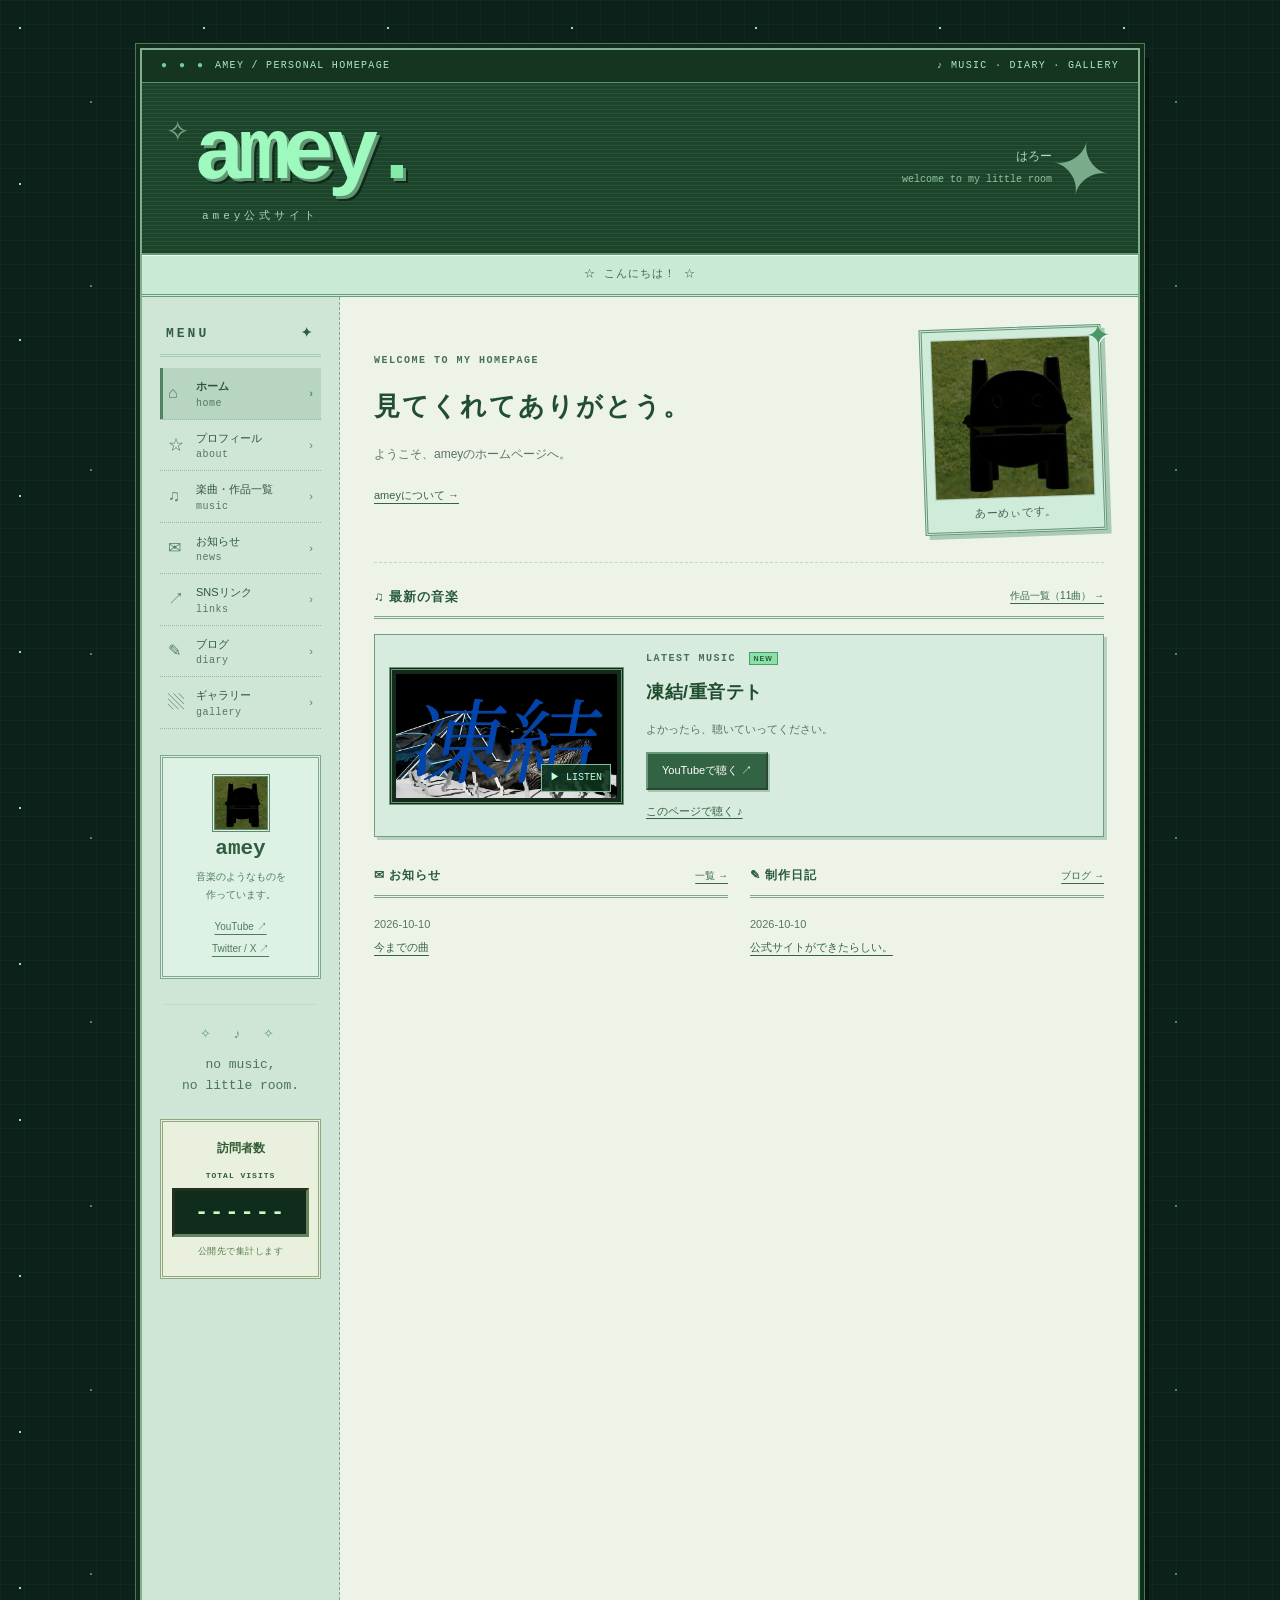
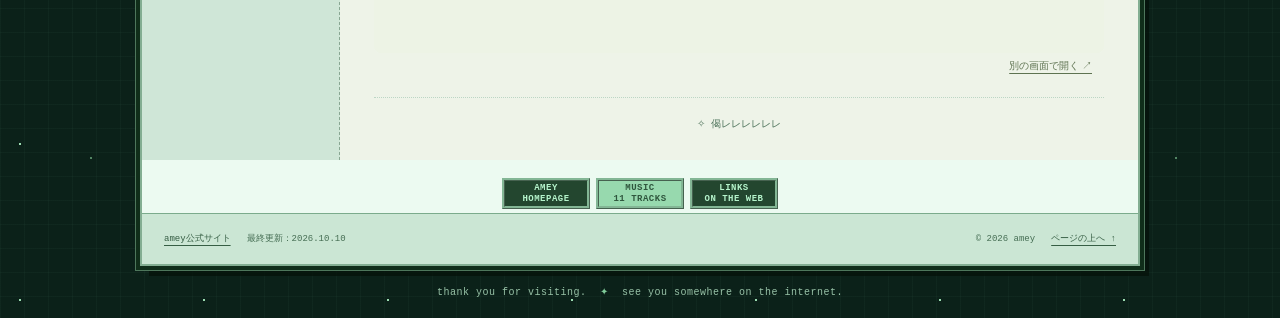
<file: index.html>
<!doctype html>
<html lang="ja"><head><meta charset="utf-8"><meta name="viewport" content="width=device-width,initial-scale=1"><meta name="description" content="amey公式サイト。ameyです。
色々やりたいです。
あんまりできてなくて残念です。"><meta name="theme-color" content="#0b2119"><title>ホーム | amey公式サイト</title><link rel="icon" href="assets/ameyicon.jpg"><link rel="stylesheet" href="style.css"></head>
<body id="top"><a class="skip-link" href="#main">本文へ移動</a><div class="site-shell"><div class="top-strip"><span>AMEY / PERSONAL HOMEPAGE</span><span>♪ MUSIC · DIARY · GALLERY</span></div><header class="site-header"><a class="brand" href="index.html" aria-label="amey公式サイト ホーム"><span class="brand-orbit" aria-hidden="true">✧</span><span class="brand-name">amey<span class="brand-dot">.</span></span><span class="brand-subtitle">amey公式サイト</span></a><div class="header-note">はろー<br><span>welcome to my little room</span></div><span class="header-spark" aria-hidden="true">✦</span></header><div class="welcome-strip">☆ こんにちは！ ☆</div><div class="site-body"><aside class="sidebar"><div class="sidebar-heading">MENU <span aria-hidden="true">✦</span></div><nav aria-label="メインメニュー"><a href="index.html" aria-current="page"><span class="nav-symbol" aria-hidden="true">⌂</span><span>ホーム<small>home</small></span><span class="nav-arrow" aria-hidden="true">›</span></a><a href="profile.html"><span class="nav-symbol" aria-hidden="true">☆</span><span>プロフィール<small>about</small></span><span class="nav-arrow" aria-hidden="true">›</span></a><a href="works.html"><span class="nav-symbol" aria-hidden="true">♫</span><span>楽曲・作品一覧<small>music</small></span><span class="nav-arrow" aria-hidden="true">›</span></a><a href="news.html"><span class="nav-symbol" aria-hidden="true">✉</span><span>お知らせ<small>news</small></span><span class="nav-arrow" aria-hidden="true">›</span></a><a href="links.html"><span class="nav-symbol" aria-hidden="true">↗</span><span>SNSリンク<small>links</small></span><span class="nav-arrow" aria-hidden="true">›</span></a><a href="blog.html"><span class="nav-symbol" aria-hidden="true">✎</span><span>ブログ<small>diary</small></span><span class="nav-arrow" aria-hidden="true">›</span></a><a href="gallery.html"><span class="nav-symbol" aria-hidden="true">▧</span><span>ギャラリー<small>gallery</small></span><span class="nav-arrow" aria-hidden="true">›</span></a></nav><div class="sidebar-mini"><img src="assets/ameyicon.jpg" width="400" height="400" alt=""><strong>amey</strong><p>音楽のようなものを<br>作っています。</p><a href="https://www.youtube.com/@amey-s1p" target="_blank" rel="noopener noreferrer">YouTube ↗</a><a href="https://x.com/ameotoko0527_2" target="_blank" rel="noopener noreferrer">Twitter / X ↗</a></div><div class="little-banner" aria-hidden="true"><span>✧ ♪ ✧</span><b>no music,<br>no little room.</b></div><section class="visit-counter" data-visit-counter="" data-counter-host="ame99558-cpu.github.io" data-counter-url="https://ame99558-cpu.github.io/" aria-label="訪問者数"><h2>訪問者数</h2><span class="counter-label">TOTAL VISITS</span><output class="counter-number" data-visitor-total="" aria-live="polite">------</output><small data-counter-note="">累計訪問回数</small></section></aside><main id="main"><section class="welcome"><div class="welcome-copy"><span class="eyebrow">WELCOME TO MY HOMEPAGE</span><h1>見てくれてありがとう。</h1><p>ようこそ、ameyのホームページへ。<br></p><a class="text-link" href="profile.html">ameyについて →</a></div><div class="portrait-wrap"><span class="portrait-star" aria-hidden="true">✦</span><img class="portrait" src="assets/ameyicon.jpg" width="400" height="400" alt="ameyのアイコン"><span class="portrait-caption">あーめぃです。</span></div></section><div class="section-heading"><h2>♫ 最新の音楽</h2><a href="works.html">作品一覧（11曲） →</a></div><article class="music-card catalog-card" id="track-kgEHxt5nW2k"><a class="music-cover" href="https://youtu.be/kgEHxt5nW2k" target="_blank" rel="noopener noreferrer" aria-label="凍結/重音テトをYouTubeで聴く"><img src="assets/kgEHxt5nW2k.avif" width="720" height="405" alt="凍結/重音テトのサムネイル" loading="eager"><span class="cover-play" aria-hidden="true">▶ LISTEN</span></a><div class="music-info"><span class="eyebrow">LATEST MUSIC <span class="new">NEW</span></span><h3>凍結/重音テト</h3><p>よかったら、聴いていってください。</p><a class="button" href="https://youtu.be/kgEHxt5nW2k" target="_blank" rel="noopener noreferrer">YouTubeで聴く ↗</a><button class="inline-button" type="button" data-listen="" data-video="kgEHxt5nW2k" data-title="凍結/重音テト">このページで聴く ♪</button></div></article><div class="home-bottom"><section class="small-panel"><div class="section-heading"><h2>✉ お知らせ</h2><a href="news.html">一覧 →</a></div><p class="quiet"><time>2026-10-10</time><br><a href="news-notice-3148c27c.html">今までの曲</a></p></section><section class="small-panel"><div class="section-heading"><h2>✎ 制作日記</h2><a href="blog.html">ブログ →</a></div><p class="quiet"><time>2026-10-10</time><br><a href="blog-post-15bcb71.html">公式サイトができたらしい。</a></p></section></div><section class="home-comments" aria-label="みんなのコメント"><iframe class="comments-frame" title="みんなのコメント" src="https://amey-comments.earlyrook128.chatgpt.site/" loading="lazy" height="650" referrerpolicy="strict-origin-when-cross-origin"></iframe><p class="comments-fallback"><a href="https://amey-comments.earlyrook128.chatgpt.site/" target="_blank" rel="noopener noreferrer">別の画面で開く ↗</a></p></section><div class="postscript">✧ 偈レレレレレレ</div></main></div><div class="pixel-badges footer-badges"><a class="pixel-badge" href="index.html">AMEY<br>HOMEPAGE</a><a class="pixel-badge light" href="works.html">MUSIC<br>11 TRACKS</a><a class="pixel-badge" href="links.html">LINKS<br>ON THE WEB</a></div><footer><div><a href="index.html">amey公式サイト</a><span>最終更新：2026.10.10</span></div><div><span>© 2026 amey</span><a href="#top" data-top="">ページの上へ ↑</a></div></footer></div><p class="outside-note">thank you for visiting. <span aria-hidden="true">✦</span> see you somewhere on the internet.</p><dialog id="player-dialog" aria-labelledby="player-title"><div class="dialog-top"><h2 id="player-title">最新曲</h2><button type="button" data-close="" aria-label="プレーヤーを閉じる">×</button></div><div id="player-frame"></div><p><a href="https://youtu.be/kgEHxt5nW2k" target="_blank" rel="noopener noreferrer">YouTubeで開く ↗</a></p></dialog><script>const player = document.querySelector('#player-dialog');
const frame = document.querySelector('#player-frame');
document.querySelectorAll('[data-listen]').forEach(button => button.addEventListener('click', () => {
  frame.replaceChildren();
  const iframe = document.createElement('iframe');
  iframe.className = 'video-frame';
  const id = button.dataset.video;
  const title = button.dataset.title;
  if(!/^[a-zA-Z0-9_-]{11}$/.test(id)) return;
  iframe.src = 'https://www.youtube-nocookie.com/embed/' + id;
  iframe.title = title + ' — YouTubeプレーヤー';
  document.querySelector('#player-title').textContent = title;
  const external = player.querySelector('p a');
  external.href = 'https://youtu.be/' + id;
  iframe.allow = 'encrypted-media; fullscreen; picture-in-picture';
  iframe.referrerPolicy = 'strict-origin-when-cross-origin';
  iframe.allowFullscreen = true;
  frame.append(iframe);
  player.showModal();
}));
document.querySelector('[data-close]').addEventListener('click', () => player.close());
player.addEventListener('close', () => frame.replaceChildren());
player.addEventListener('click', event => {
  if(event.target === player) {
    const rect = player.getBoundingClientRect();
    if(event.clientX < rect.left || event.clientX > rect.right || event.clientY < rect.top || event.clientY > rect.bottom) player.close();
  }
});
document.querySelector('[data-top]').addEventListener('click', event => {
  event.preventDefault();
  window.scrollTo({top: 0, behavior: matchMedia('(prefers-reduced-motion: reduce)').matches ? 'instant' : 'smooth'});
});

/* AMEY VISITOR COUNTER */
(() => {
  'use strict';
  const box=document.querySelector('[data-visit-counter]');
  if(!box)return;
  const number=box.querySelector('[data-visitor-total]');
  const note=box.querySelector('[data-counter-note]');
  const site=box.dataset.counterUrl;
  const interval=30*60*1000;
  const key='amey-visits:'+site;
  function display(value){number.textContent=String(value).padStart(6,'0');}
  if(window.frameElement||!/^https?:$/.test(location.protocol)||location.hostname!==box.dataset.counterHost){
    note.textContent='公開先で集計します';
    return;
  }
  async function request(action){
    const endpoint=new URL('https://hitscounter.dev/api/'+action);
    endpoint.searchParams.set('url',site);
    if(action==='hit'){
      endpoint.searchParams.set('output','json');
      endpoint.searchParams.set('tz','Asia/Tokyo');
    }
    const controller=new AbortController();
    const timer=setTimeout(()=>controller.abort(),8000);
    try{
      const response=await fetch(endpoint.href,{credentials:'omit',referrerPolicy:'no-referrer',cache:'no-store',signal:controller.signal});
      if(!response.ok)throw Error('Counter unavailable');
      const result=await response.json();
      if(!Number.isSafeInteger(result.total_hits)||result.total_hits<0)throw Error('Invalid counter response');
      return result.total_hits;
    }finally{clearTimeout(timer);}
  }
  async function update(){
    const now=Date.now();
    let previous=null,canStore=true;
    try{
      previous=JSON.parse(localStorage.getItem(key));
      if(!previous||!Number.isFinite(previous.lastSeen))previous=null;
      // Reserve this visit before sending, so a navigation or uncertain response
      // does not record it again. Another tab reads the same reservation.
      localStorage.setItem(key,JSON.stringify({lastSeen:now,total:previous?.total??null}));
    }catch{canStore=false;}
    const isNewVisit=canStore&&(!previous||now-previous.lastSeen>=interval);
    if(Number.isSafeInteger(previous?.total)&&previous.total>=0)display(previous.total);
    try{
      const total=await request(isNewVisit?'hit':'history');
      display(total);
      note.textContent='累計訪問回数';
      if(canStore)try{localStorage.setItem(key,JSON.stringify({lastSeen:Date.now(),total}));}catch{}
    }catch{
      note.textContent=Number.isSafeInteger(previous?.total)?'前回取得した訪問数':'ただいま集計できません';
    }
  }
  const operation=navigator.locks?navigator.locks.request(key,update):update();
  operation.catch(()=>{note.textContent='ただいま集計できません';});
})();

// Resize only the comments frame, accepting its own origin and window.
window.addEventListener('message',function(event){
  const frame=document.querySelector('.comments-frame');if(!frame)return;
  if(event.source!==frame.contentWindow||event.origin!==new URL(frame.src).origin||event.data?.type!=='amey-comments-height')return;
  const height=event.data.height;if(typeof height!=='number'||!Number.isFinite(height))return;
  frame.style.height=Math.max(120,Math.min(2400,Math.ceil(height)))+'px';
});
</script></body></html>
</file>
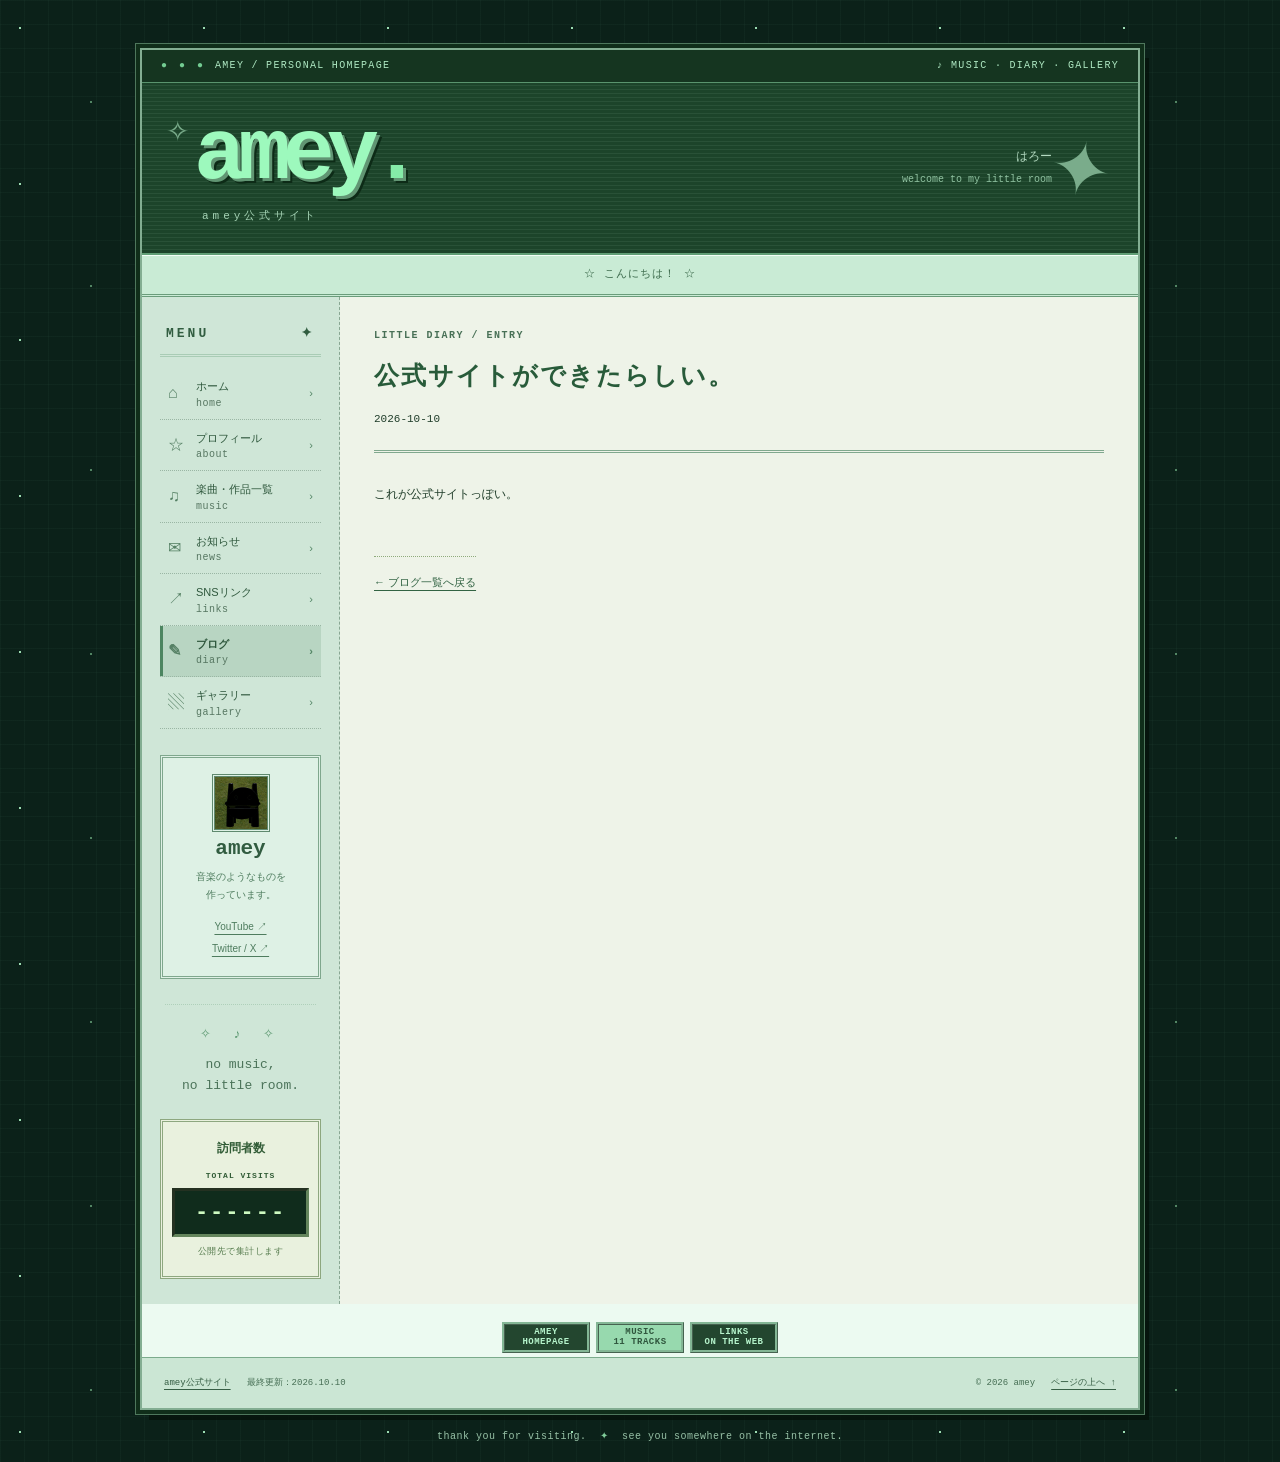
<file: blog-post-15bcb71.html>
<!doctype html>
<html lang="ja"><head><meta charset="utf-8"><meta name="viewport" content="width=device-width,initial-scale=1"><meta name="description" content="amey公式サイト。ameyです。
色々やりたいです。
あんまりできてなくて残念です。"><meta name="theme-color" content="#0b2119"><title>公式サイトができたらしい。 | amey公式サイト</title><link rel="icon" href="assets/ameyicon.jpg"><link rel="stylesheet" href="style.css"></head>
<body id="top"><a class="skip-link" href="#main">本文へ移動</a><div class="site-shell"><div class="top-strip"><span>AMEY / PERSONAL HOMEPAGE</span><span>♪ MUSIC · DIARY · GALLERY</span></div><header class="site-header"><a class="brand" href="index.html" aria-label="amey公式サイト ホーム"><span class="brand-orbit" aria-hidden="true">✧</span><span class="brand-name">amey<span class="brand-dot">.</span></span><span class="brand-subtitle">amey公式サイト</span></a><div class="header-note">はろー<br><span>welcome to my little room</span></div><span class="header-spark" aria-hidden="true">✦</span></header><div class="welcome-strip">☆ こんにちは！ ☆</div><div class="site-body"><aside class="sidebar"><div class="sidebar-heading">MENU <span aria-hidden="true">✦</span></div><nav aria-label="メインメニュー"><a href="index.html"><span class="nav-symbol" aria-hidden="true">⌂</span><span>ホーム<small>home</small></span><span class="nav-arrow" aria-hidden="true">›</span></a><a href="profile.html"><span class="nav-symbol" aria-hidden="true">☆</span><span>プロフィール<small>about</small></span><span class="nav-arrow" aria-hidden="true">›</span></a><a href="works.html"><span class="nav-symbol" aria-hidden="true">♫</span><span>楽曲・作品一覧<small>music</small></span><span class="nav-arrow" aria-hidden="true">›</span></a><a href="news.html"><span class="nav-symbol" aria-hidden="true">✉</span><span>お知らせ<small>news</small></span><span class="nav-arrow" aria-hidden="true">›</span></a><a href="links.html"><span class="nav-symbol" aria-hidden="true">↗</span><span>SNSリンク<small>links</small></span><span class="nav-arrow" aria-hidden="true">›</span></a><a href="blog.html" aria-current="true"><span class="nav-symbol" aria-hidden="true">✎</span><span>ブログ<small>diary</small></span><span class="nav-arrow" aria-hidden="true">›</span></a><a href="gallery.html"><span class="nav-symbol" aria-hidden="true">▧</span><span>ギャラリー<small>gallery</small></span><span class="nav-arrow" aria-hidden="true">›</span></a></nav><div class="sidebar-mini"><img src="assets/ameyicon.jpg" width="400" height="400" alt=""><strong>amey</strong><p>音楽のようなものを<br>作っています。</p><a href="https://www.youtube.com/@amey-s1p" target="_blank" rel="noopener noreferrer">YouTube ↗</a><a href="https://x.com/ameotoko0527_2" target="_blank" rel="noopener noreferrer">Twitter / X ↗</a></div><div class="little-banner" aria-hidden="true"><span>✧ ♪ ✧</span><b>no music,<br>no little room.</b></div><section class="visit-counter" data-visit-counter="" data-counter-host="ame99558-cpu.github.io" data-counter-url="https://ame99558-cpu.github.io/" aria-label="訪問者数"><h2>訪問者数</h2><span class="counter-label">TOTAL VISITS</span><output class="counter-number" data-visitor-total="" aria-live="polite">------</output><small data-counter-note="">累計訪問回数</small></section></aside><main id="main"><article class="blog-entry"><div class="page-heading"><span class="eyebrow">LITTLE DIARY / ENTRY</span><h1>公式サイトができたらしい。</h1><time>2026-10-10</time></div><div class="post-body">これが公式サイトっぽい。</div><a class="text-link blog-back" href="blog.html">← ブログ一覧へ戻る</a></article></main></div><div class="pixel-badges footer-badges"><a class="pixel-badge" href="index.html">AMEY<br>HOMEPAGE</a><a class="pixel-badge light" href="works.html">MUSIC<br>11 TRACKS</a><a class="pixel-badge" href="links.html">LINKS<br>ON THE WEB</a></div><footer><div><a href="index.html">amey公式サイト</a><span>最終更新：2026.10.10</span></div><div><span>© 2026 amey</span><a href="#top" data-top="">ページの上へ ↑</a></div></footer></div><p class="outside-note">thank you for visiting. <span aria-hidden="true">✦</span> see you somewhere on the internet.</p><dialog id="player-dialog" aria-labelledby="player-title"><div class="dialog-top"><h2 id="player-title">最新曲</h2><button type="button" data-close="" aria-label="プレーヤーを閉じる">×</button></div><div id="player-frame"></div><p><a href="https://youtu.be/kgEHxt5nW2k" target="_blank" rel="noopener noreferrer">YouTubeで開く ↗</a></p></dialog><script>const player = document.querySelector('#player-dialog');
const frame = document.querySelector('#player-frame');
document.querySelectorAll('[data-listen]').forEach(button => button.addEventListener('click', () => {
  frame.replaceChildren();
  const iframe = document.createElement('iframe');
  iframe.className = 'video-frame';
  const id = button.dataset.video;
  const title = button.dataset.title;
  if(!/^[a-zA-Z0-9_-]{11}$/.test(id)) return;
  iframe.src = 'https://www.youtube-nocookie.com/embed/' + id;
  iframe.title = title + ' — YouTubeプレーヤー';
  document.querySelector('#player-title').textContent = title;
  const external = player.querySelector('p a');
  external.href = 'https://youtu.be/' + id;
  iframe.allow = 'encrypted-media; fullscreen; picture-in-picture';
  iframe.referrerPolicy = 'strict-origin-when-cross-origin';
  iframe.allowFullscreen = true;
  frame.append(iframe);
  player.showModal();
}));
document.querySelector('[data-close]').addEventListener('click', () => player.close());
player.addEventListener('close', () => frame.replaceChildren());
player.addEventListener('click', event => {
  if(event.target === player) {
    const rect = player.getBoundingClientRect();
    if(event.clientX < rect.left || event.clientX > rect.right || event.clientY < rect.top || event.clientY > rect.bottom) player.close();
  }
});
document.querySelector('[data-top]').addEventListener('click', event => {
  event.preventDefault();
  window.scrollTo({top: 0, behavior: matchMedia('(prefers-reduced-motion: reduce)').matches ? 'instant' : 'smooth'});
});

/* AMEY VISITOR COUNTER */
(() => {
  'use strict';
  const box=document.querySelector('[data-visit-counter]');
  if(!box)return;
  const number=box.querySelector('[data-visitor-total]');
  const note=box.querySelector('[data-counter-note]');
  const site=box.dataset.counterUrl;
  const interval=30*60*1000;
  const key='amey-visits:'+site;
  function display(value){number.textContent=String(value).padStart(6,'0');}
  if(window.frameElement||!/^https?:$/.test(location.protocol)||location.hostname!==box.dataset.counterHost){
    note.textContent='公開先で集計します';
    return;
  }
  async function request(action){
    const endpoint=new URL('https://hitscounter.dev/api/'+action);
    endpoint.searchParams.set('url',site);
    if(action==='hit'){
      endpoint.searchParams.set('output','json');
      endpoint.searchParams.set('tz','Asia/Tokyo');
    }
    const controller=new AbortController();
    const timer=setTimeout(()=>controller.abort(),8000);
    try{
      const response=await fetch(endpoint.href,{credentials:'omit',referrerPolicy:'no-referrer',cache:'no-store',signal:controller.signal});
      if(!response.ok)throw Error('Counter unavailable');
      const result=await response.json();
      if(!Number.isSafeInteger(result.total_hits)||result.total_hits<0)throw Error('Invalid counter response');
      return result.total_hits;
    }finally{clearTimeout(timer);}
  }
  async function update(){
    const now=Date.now();
    let previous=null,canStore=true;
    try{
      previous=JSON.parse(localStorage.getItem(key));
      if(!previous||!Number.isFinite(previous.lastSeen))previous=null;
      // Reserve this visit before sending, so a navigation or uncertain response
      // does not record it again. Another tab reads the same reservation.
      localStorage.setItem(key,JSON.stringify({lastSeen:now,total:previous?.total??null}));
    }catch{canStore=false;}
    const isNewVisit=canStore&&(!previous||now-previous.lastSeen>=interval);
    if(Number.isSafeInteger(previous?.total)&&previous.total>=0)display(previous.total);
    try{
      const total=await request(isNewVisit?'hit':'history');
      display(total);
      note.textContent='累計訪問回数';
      if(canStore)try{localStorage.setItem(key,JSON.stringify({lastSeen:Date.now(),total}));}catch{}
    }catch{
      note.textContent=Number.isSafeInteger(previous?.total)?'前回取得した訪問数':'ただいま集計できません';
    }
  }
  const operation=navigator.locks?navigator.locks.request(key,update):update();
  operation.catch(()=>{note.textContent='ただいま集計できません';});
})();

// Resize only the comments frame, accepting its own origin and window.
window.addEventListener('message',function(event){
  const frame=document.querySelector('.comments-frame');if(!frame)return;
  if(event.source!==frame.contentWindow||event.origin!==new URL(frame.src).origin||event.data?.type!=='amey-comments-height')return;
  const height=event.data.height;if(typeof height!=='number'||!Number.isFinite(height))return;
  frame.style.height=Math.max(120,Math.min(2400,Math.ceil(height)))+'px';
});
</script></body></html>
</file>
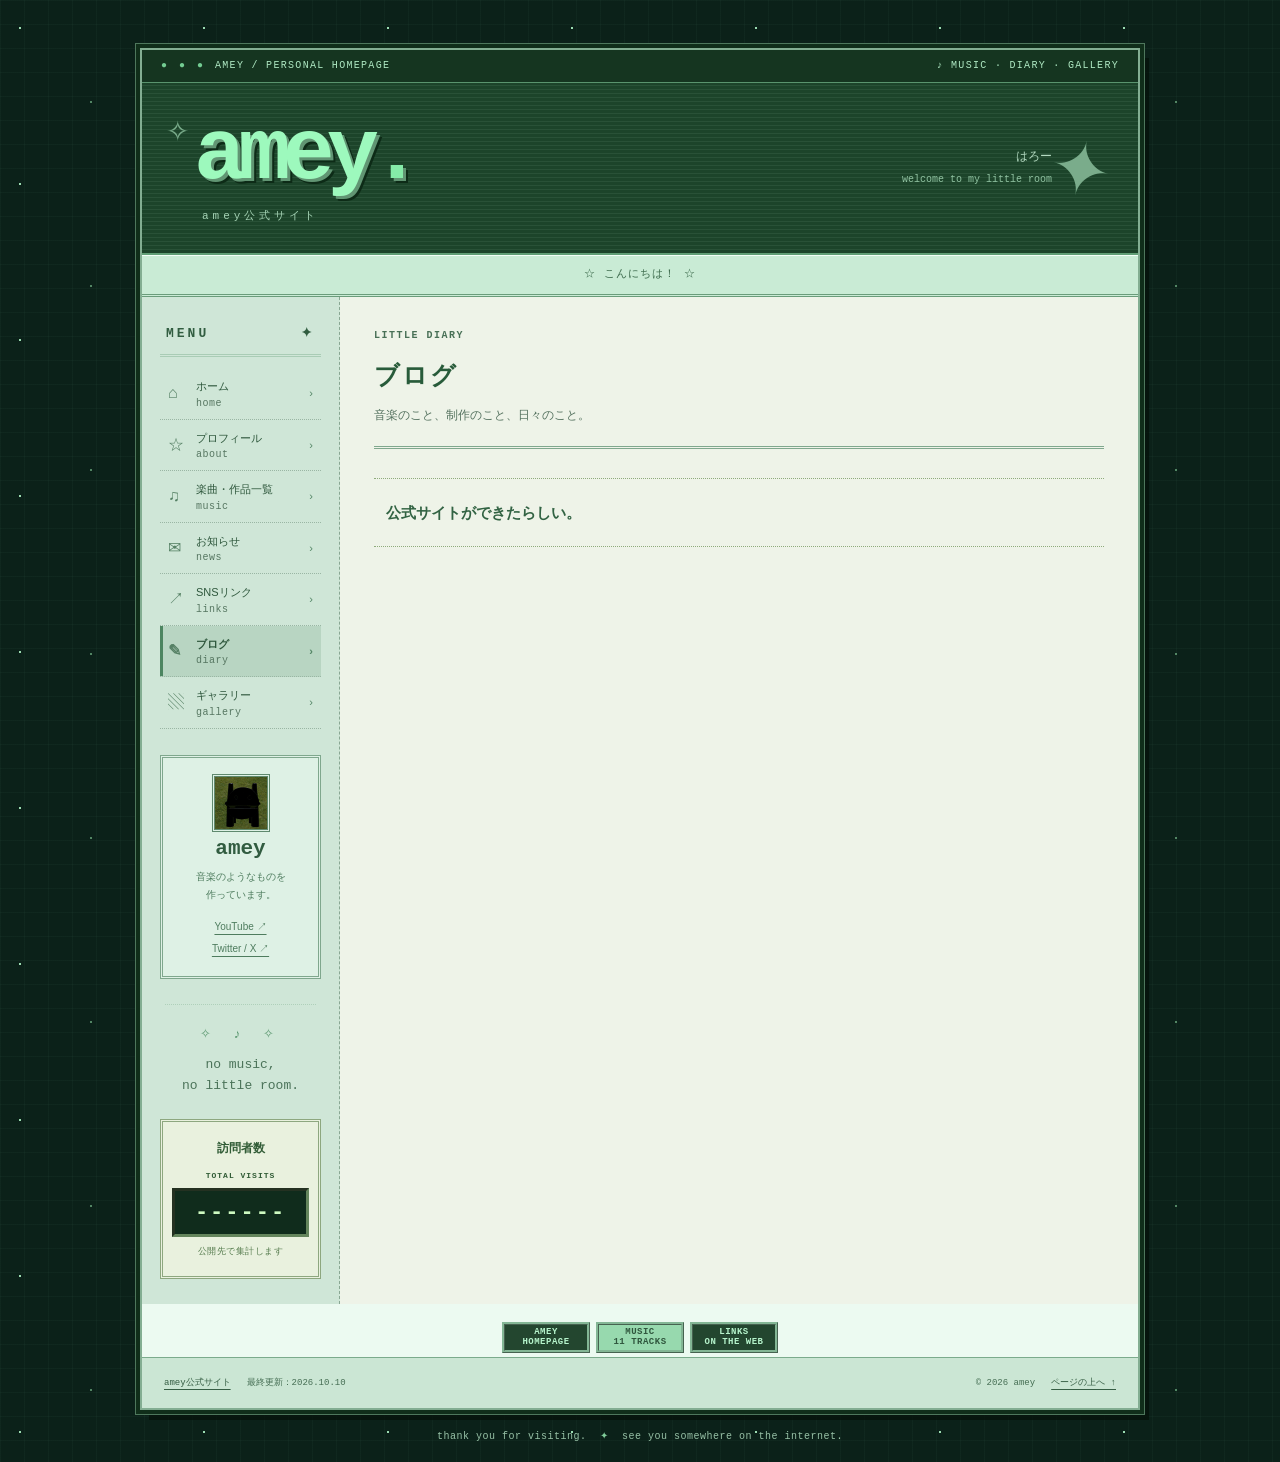
<file: blog.html>
<!doctype html>
<html lang="ja"><head><meta charset="utf-8"><meta name="viewport" content="width=device-width,initial-scale=1"><meta name="description" content="amey公式サイト。ameyです。
色々やりたいです。
あんまりできてなくて残念です。"><meta name="theme-color" content="#0b2119"><title>ブログ | amey公式サイト</title><link rel="icon" href="assets/ameyicon.jpg"><link rel="stylesheet" href="style.css"></head>
<body id="top"><a class="skip-link" href="#main">本文へ移動</a><div class="site-shell"><div class="top-strip"><span>AMEY / PERSONAL HOMEPAGE</span><span>♪ MUSIC · DIARY · GALLERY</span></div><header class="site-header"><a class="brand" href="index.html" aria-label="amey公式サイト ホーム"><span class="brand-orbit" aria-hidden="true">✧</span><span class="brand-name">amey<span class="brand-dot">.</span></span><span class="brand-subtitle">amey公式サイト</span></a><div class="header-note">はろー<br><span>welcome to my little room</span></div><span class="header-spark" aria-hidden="true">✦</span></header><div class="welcome-strip">☆ こんにちは！ ☆</div><div class="site-body"><aside class="sidebar"><div class="sidebar-heading">MENU <span aria-hidden="true">✦</span></div><nav aria-label="メインメニュー"><a href="index.html"><span class="nav-symbol" aria-hidden="true">⌂</span><span>ホーム<small>home</small></span><span class="nav-arrow" aria-hidden="true">›</span></a><a href="profile.html"><span class="nav-symbol" aria-hidden="true">☆</span><span>プロフィール<small>about</small></span><span class="nav-arrow" aria-hidden="true">›</span></a><a href="works.html"><span class="nav-symbol" aria-hidden="true">♫</span><span>楽曲・作品一覧<small>music</small></span><span class="nav-arrow" aria-hidden="true">›</span></a><a href="news.html"><span class="nav-symbol" aria-hidden="true">✉</span><span>お知らせ<small>news</small></span><span class="nav-arrow" aria-hidden="true">›</span></a><a href="links.html"><span class="nav-symbol" aria-hidden="true">↗</span><span>SNSリンク<small>links</small></span><span class="nav-arrow" aria-hidden="true">›</span></a><a href="blog.html" aria-current="page"><span class="nav-symbol" aria-hidden="true">✎</span><span>ブログ<small>diary</small></span><span class="nav-arrow" aria-hidden="true">›</span></a><a href="gallery.html"><span class="nav-symbol" aria-hidden="true">▧</span><span>ギャラリー<small>gallery</small></span><span class="nav-arrow" aria-hidden="true">›</span></a></nav><div class="sidebar-mini"><img src="assets/ameyicon.jpg" width="400" height="400" alt=""><strong>amey</strong><p>音楽のようなものを<br>作っています。</p><a href="https://www.youtube.com/@amey-s1p" target="_blank" rel="noopener noreferrer">YouTube ↗</a><a href="https://x.com/ameotoko0527_2" target="_blank" rel="noopener noreferrer">Twitter / X ↗</a></div><div class="little-banner" aria-hidden="true"><span>✧ ♪ ✧</span><b>no music,<br>no little room.</b></div><section class="visit-counter" data-visit-counter="" data-counter-host="ame99558-cpu.github.io" data-counter-url="https://ame99558-cpu.github.io/" aria-label="訪問者数"><h2>訪問者数</h2><span class="counter-label">TOTAL VISITS</span><output class="counter-number" data-visitor-total="" aria-live="polite">------</output><small data-counter-note="">累計訪問回数</small></section></aside><main id="main"><div class="page-heading"><span class="eyebrow">LITTLE DIARY</span><h1>ブログ</h1><p>音楽のこと、制作のこと、日々のこと。</p></div><ul class="blog-title-list"><li><a href="blog-post-15bcb71.html">公式サイトができたらしい。</a></li></ul></main></div><div class="pixel-badges footer-badges"><a class="pixel-badge" href="index.html">AMEY<br>HOMEPAGE</a><a class="pixel-badge light" href="works.html">MUSIC<br>11 TRACKS</a><a class="pixel-badge" href="links.html">LINKS<br>ON THE WEB</a></div><footer><div><a href="index.html">amey公式サイト</a><span>最終更新：2026.10.10</span></div><div><span>© 2026 amey</span><a href="#top" data-top="">ページの上へ ↑</a></div></footer></div><p class="outside-note">thank you for visiting. <span aria-hidden="true">✦</span> see you somewhere on the internet.</p><dialog id="player-dialog" aria-labelledby="player-title"><div class="dialog-top"><h2 id="player-title">最新曲</h2><button type="button" data-close="" aria-label="プレーヤーを閉じる">×</button></div><div id="player-frame"></div><p><a href="https://youtu.be/kgEHxt5nW2k" target="_blank" rel="noopener noreferrer">YouTubeで開く ↗</a></p></dialog><script>const player = document.querySelector('#player-dialog');
const frame = document.querySelector('#player-frame');
document.querySelectorAll('[data-listen]').forEach(button => button.addEventListener('click', () => {
  frame.replaceChildren();
  const iframe = document.createElement('iframe');
  iframe.className = 'video-frame';
  const id = button.dataset.video;
  const title = button.dataset.title;
  if(!/^[a-zA-Z0-9_-]{11}$/.test(id)) return;
  iframe.src = 'https://www.youtube-nocookie.com/embed/' + id;
  iframe.title = title + ' — YouTubeプレーヤー';
  document.querySelector('#player-title').textContent = title;
  const external = player.querySelector('p a');
  external.href = 'https://youtu.be/' + id;
  iframe.allow = 'encrypted-media; fullscreen; picture-in-picture';
  iframe.referrerPolicy = 'strict-origin-when-cross-origin';
  iframe.allowFullscreen = true;
  frame.append(iframe);
  player.showModal();
}));
document.querySelector('[data-close]').addEventListener('click', () => player.close());
player.addEventListener('close', () => frame.replaceChildren());
player.addEventListener('click', event => {
  if(event.target === player) {
    const rect = player.getBoundingClientRect();
    if(event.clientX < rect.left || event.clientX > rect.right || event.clientY < rect.top || event.clientY > rect.bottom) player.close();
  }
});
document.querySelector('[data-top]').addEventListener('click', event => {
  event.preventDefault();
  window.scrollTo({top: 0, behavior: matchMedia('(prefers-reduced-motion: reduce)').matches ? 'instant' : 'smooth'});
});

/* AMEY VISITOR COUNTER */
(() => {
  'use strict';
  const box=document.querySelector('[data-visit-counter]');
  if(!box)return;
  const number=box.querySelector('[data-visitor-total]');
  const note=box.querySelector('[data-counter-note]');
  const site=box.dataset.counterUrl;
  const interval=30*60*1000;
  const key='amey-visits:'+site;
  function display(value){number.textContent=String(value).padStart(6,'0');}
  if(window.frameElement||!/^https?:$/.test(location.protocol)||location.hostname!==box.dataset.counterHost){
    note.textContent='公開先で集計します';
    return;
  }
  async function request(action){
    const endpoint=new URL('https://hitscounter.dev/api/'+action);
    endpoint.searchParams.set('url',site);
    if(action==='hit'){
      endpoint.searchParams.set('output','json');
      endpoint.searchParams.set('tz','Asia/Tokyo');
    }
    const controller=new AbortController();
    const timer=setTimeout(()=>controller.abort(),8000);
    try{
      const response=await fetch(endpoint.href,{credentials:'omit',referrerPolicy:'no-referrer',cache:'no-store',signal:controller.signal});
      if(!response.ok)throw Error('Counter unavailable');
      const result=await response.json();
      if(!Number.isSafeInteger(result.total_hits)||result.total_hits<0)throw Error('Invalid counter response');
      return result.total_hits;
    }finally{clearTimeout(timer);}
  }
  async function update(){
    const now=Date.now();
    let previous=null,canStore=true;
    try{
      previous=JSON.parse(localStorage.getItem(key));
      if(!previous||!Number.isFinite(previous.lastSeen))previous=null;
      // Reserve this visit before sending, so a navigation or uncertain response
      // does not record it again. Another tab reads the same reservation.
      localStorage.setItem(key,JSON.stringify({lastSeen:now,total:previous?.total??null}));
    }catch{canStore=false;}
    const isNewVisit=canStore&&(!previous||now-previous.lastSeen>=interval);
    if(Number.isSafeInteger(previous?.total)&&previous.total>=0)display(previous.total);
    try{
      const total=await request(isNewVisit?'hit':'history');
      display(total);
      note.textContent='累計訪問回数';
      if(canStore)try{localStorage.setItem(key,JSON.stringify({lastSeen:Date.now(),total}));}catch{}
    }catch{
      note.textContent=Number.isSafeInteger(previous?.total)?'前回取得した訪問数':'ただいま集計できません';
    }
  }
  const operation=navigator.locks?navigator.locks.request(key,update):update();
  operation.catch(()=>{note.textContent='ただいま集計できません';});
})();

// Resize only the comments frame, accepting its own origin and window.
window.addEventListener('message',function(event){
  const frame=document.querySelector('.comments-frame');if(!frame)return;
  if(event.source!==frame.contentWindow||event.origin!==new URL(frame.src).origin||event.data?.type!=='amey-comments-height')return;
  const height=event.data.height;if(typeof height!=='number'||!Number.isFinite(height))return;
  frame.style.height=Math.max(120,Math.min(2400,Math.ceil(height)))+'px';
});
</script></body></html>
</file>
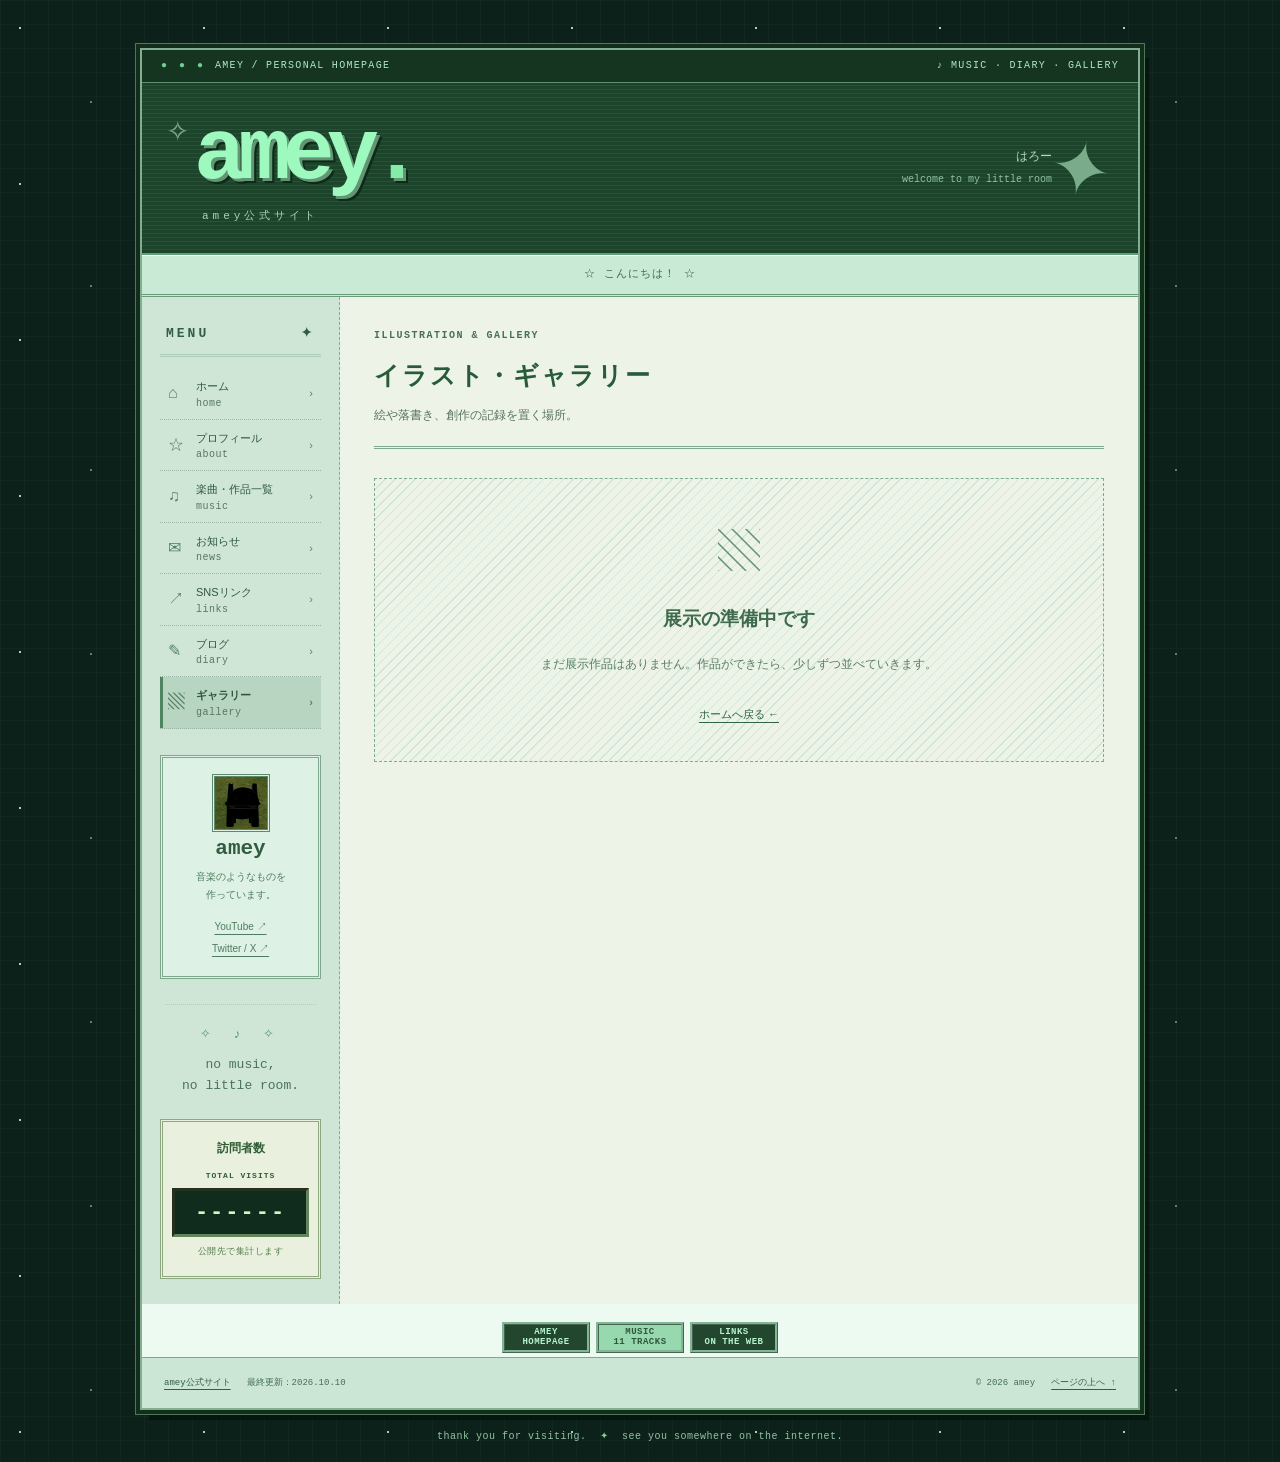
<file: gallery.html>
<!doctype html>
<html lang="ja"><head><meta charset="utf-8"><meta name="viewport" content="width=device-width,initial-scale=1"><meta name="description" content="amey公式サイト。ameyです。
色々やりたいです。
あんまりできてなくて残念です。"><meta name="theme-color" content="#0b2119"><title>イラスト・ギャラリー | amey公式サイト</title><link rel="icon" href="assets/ameyicon.jpg"><link rel="stylesheet" href="style.css"></head>
<body id="top"><a class="skip-link" href="#main">本文へ移動</a><div class="site-shell"><div class="top-strip"><span>AMEY / PERSONAL HOMEPAGE</span><span>♪ MUSIC · DIARY · GALLERY</span></div><header class="site-header"><a class="brand" href="index.html" aria-label="amey公式サイト ホーム"><span class="brand-orbit" aria-hidden="true">✧</span><span class="brand-name">amey<span class="brand-dot">.</span></span><span class="brand-subtitle">amey公式サイト</span></a><div class="header-note">はろー<br><span>welcome to my little room</span></div><span class="header-spark" aria-hidden="true">✦</span></header><div class="welcome-strip">☆ こんにちは！ ☆</div><div class="site-body"><aside class="sidebar"><div class="sidebar-heading">MENU <span aria-hidden="true">✦</span></div><nav aria-label="メインメニュー"><a href="index.html"><span class="nav-symbol" aria-hidden="true">⌂</span><span>ホーム<small>home</small></span><span class="nav-arrow" aria-hidden="true">›</span></a><a href="profile.html"><span class="nav-symbol" aria-hidden="true">☆</span><span>プロフィール<small>about</small></span><span class="nav-arrow" aria-hidden="true">›</span></a><a href="works.html"><span class="nav-symbol" aria-hidden="true">♫</span><span>楽曲・作品一覧<small>music</small></span><span class="nav-arrow" aria-hidden="true">›</span></a><a href="news.html"><span class="nav-symbol" aria-hidden="true">✉</span><span>お知らせ<small>news</small></span><span class="nav-arrow" aria-hidden="true">›</span></a><a href="links.html"><span class="nav-symbol" aria-hidden="true">↗</span><span>SNSリンク<small>links</small></span><span class="nav-arrow" aria-hidden="true">›</span></a><a href="blog.html"><span class="nav-symbol" aria-hidden="true">✎</span><span>ブログ<small>diary</small></span><span class="nav-arrow" aria-hidden="true">›</span></a><a href="gallery.html" aria-current="page"><span class="nav-symbol" aria-hidden="true">▧</span><span>ギャラリー<small>gallery</small></span><span class="nav-arrow" aria-hidden="true">›</span></a></nav><div class="sidebar-mini"><img src="assets/ameyicon.jpg" width="400" height="400" alt=""><strong>amey</strong><p>音楽のようなものを<br>作っています。</p><a href="https://www.youtube.com/@amey-s1p" target="_blank" rel="noopener noreferrer">YouTube ↗</a><a href="https://x.com/ameotoko0527_2" target="_blank" rel="noopener noreferrer">Twitter / X ↗</a></div><div class="little-banner" aria-hidden="true"><span>✧ ♪ ✧</span><b>no music,<br>no little room.</b></div><section class="visit-counter" data-visit-counter="" data-counter-host="ame99558-cpu.github.io" data-counter-url="https://ame99558-cpu.github.io/" aria-label="訪問者数"><h2>訪問者数</h2><span class="counter-label">TOTAL VISITS</span><output class="counter-number" data-visitor-total="" aria-live="polite">------</output><small data-counter-note="">累計訪問回数</small></section></aside><main id="main"><div class="page-heading"><span class="eyebrow">ILLUSTRATION &amp; GALLERY</span><h1>イラスト・ギャラリー</h1><p>絵や落書き、創作の記録を置く場所。</p></div><div class="empty-state"><span class="empty-symbol" aria-hidden="true">▧</span><h2>展示の準備中です</h2><p>まだ展示作品はありません。作品ができたら、少しずつ並べていきます。</p><a class="text-link" href="index.html">ホームへ戻る ←</a></div></main></div><div class="pixel-badges footer-badges"><a class="pixel-badge" href="index.html">AMEY<br>HOMEPAGE</a><a class="pixel-badge light" href="works.html">MUSIC<br>11 TRACKS</a><a class="pixel-badge" href="links.html">LINKS<br>ON THE WEB</a></div><footer><div><a href="index.html">amey公式サイト</a><span>最終更新：2026.10.10</span></div><div><span>© 2026 amey</span><a href="#top" data-top="">ページの上へ ↑</a></div></footer></div><p class="outside-note">thank you for visiting. <span aria-hidden="true">✦</span> see you somewhere on the internet.</p><dialog id="player-dialog" aria-labelledby="player-title"><div class="dialog-top"><h2 id="player-title">最新曲</h2><button type="button" data-close="" aria-label="プレーヤーを閉じる">×</button></div><div id="player-frame"></div><p><a href="https://youtu.be/kgEHxt5nW2k" target="_blank" rel="noopener noreferrer">YouTubeで開く ↗</a></p></dialog><script>const player = document.querySelector('#player-dialog');
const frame = document.querySelector('#player-frame');
document.querySelectorAll('[data-listen]').forEach(button => button.addEventListener('click', () => {
  frame.replaceChildren();
  const iframe = document.createElement('iframe');
  iframe.className = 'video-frame';
  const id = button.dataset.video;
  const title = button.dataset.title;
  if(!/^[a-zA-Z0-9_-]{11}$/.test(id)) return;
  iframe.src = 'https://www.youtube-nocookie.com/embed/' + id;
  iframe.title = title + ' — YouTubeプレーヤー';
  document.querySelector('#player-title').textContent = title;
  const external = player.querySelector('p a');
  external.href = 'https://youtu.be/' + id;
  iframe.allow = 'encrypted-media; fullscreen; picture-in-picture';
  iframe.referrerPolicy = 'strict-origin-when-cross-origin';
  iframe.allowFullscreen = true;
  frame.append(iframe);
  player.showModal();
}));
document.querySelector('[data-close]').addEventListener('click', () => player.close());
player.addEventListener('close', () => frame.replaceChildren());
player.addEventListener('click', event => {
  if(event.target === player) {
    const rect = player.getBoundingClientRect();
    if(event.clientX < rect.left || event.clientX > rect.right || event.clientY < rect.top || event.clientY > rect.bottom) player.close();
  }
});
document.querySelector('[data-top]').addEventListener('click', event => {
  event.preventDefault();
  window.scrollTo({top: 0, behavior: matchMedia('(prefers-reduced-motion: reduce)').matches ? 'instant' : 'smooth'});
});

/* AMEY VISITOR COUNTER */
(() => {
  'use strict';
  const box=document.querySelector('[data-visit-counter]');
  if(!box)return;
  const number=box.querySelector('[data-visitor-total]');
  const note=box.querySelector('[data-counter-note]');
  const site=box.dataset.counterUrl;
  const interval=30*60*1000;
  const key='amey-visits:'+site;
  function display(value){number.textContent=String(value).padStart(6,'0');}
  if(window.frameElement||!/^https?:$/.test(location.protocol)||location.hostname!==box.dataset.counterHost){
    note.textContent='公開先で集計します';
    return;
  }
  async function request(action){
    const endpoint=new URL('https://hitscounter.dev/api/'+action);
    endpoint.searchParams.set('url',site);
    if(action==='hit'){
      endpoint.searchParams.set('output','json');
      endpoint.searchParams.set('tz','Asia/Tokyo');
    }
    const controller=new AbortController();
    const timer=setTimeout(()=>controller.abort(),8000);
    try{
      const response=await fetch(endpoint.href,{credentials:'omit',referrerPolicy:'no-referrer',cache:'no-store',signal:controller.signal});
      if(!response.ok)throw Error('Counter unavailable');
      const result=await response.json();
      if(!Number.isSafeInteger(result.total_hits)||result.total_hits<0)throw Error('Invalid counter response');
      return result.total_hits;
    }finally{clearTimeout(timer);}
  }
  async function update(){
    const now=Date.now();
    let previous=null,canStore=true;
    try{
      previous=JSON.parse(localStorage.getItem(key));
      if(!previous||!Number.isFinite(previous.lastSeen))previous=null;
      // Reserve this visit before sending, so a navigation or uncertain response
      // does not record it again. Another tab reads the same reservation.
      localStorage.setItem(key,JSON.stringify({lastSeen:now,total:previous?.total??null}));
    }catch{canStore=false;}
    const isNewVisit=canStore&&(!previous||now-previous.lastSeen>=interval);
    if(Number.isSafeInteger(previous?.total)&&previous.total>=0)display(previous.total);
    try{
      const total=await request(isNewVisit?'hit':'history');
      display(total);
      note.textContent='累計訪問回数';
      if(canStore)try{localStorage.setItem(key,JSON.stringify({lastSeen:Date.now(),total}));}catch{}
    }catch{
      note.textContent=Number.isSafeInteger(previous?.total)?'前回取得した訪問数':'ただいま集計できません';
    }
  }
  const operation=navigator.locks?navigator.locks.request(key,update):update();
  operation.catch(()=>{note.textContent='ただいま集計できません';});
})();

// Resize only the comments frame, accepting its own origin and window.
window.addEventListener('message',function(event){
  const frame=document.querySelector('.comments-frame');if(!frame)return;
  if(event.source!==frame.contentWindow||event.origin!==new URL(frame.src).origin||event.data?.type!=='amey-comments-height')return;
  const height=event.data.height;if(typeof height!=='number'||!Number.isFinite(height))return;
  frame.style.height=Math.max(120,Math.min(2400,Math.ceil(height)))+'px';
});
</script></body></html>
</file>
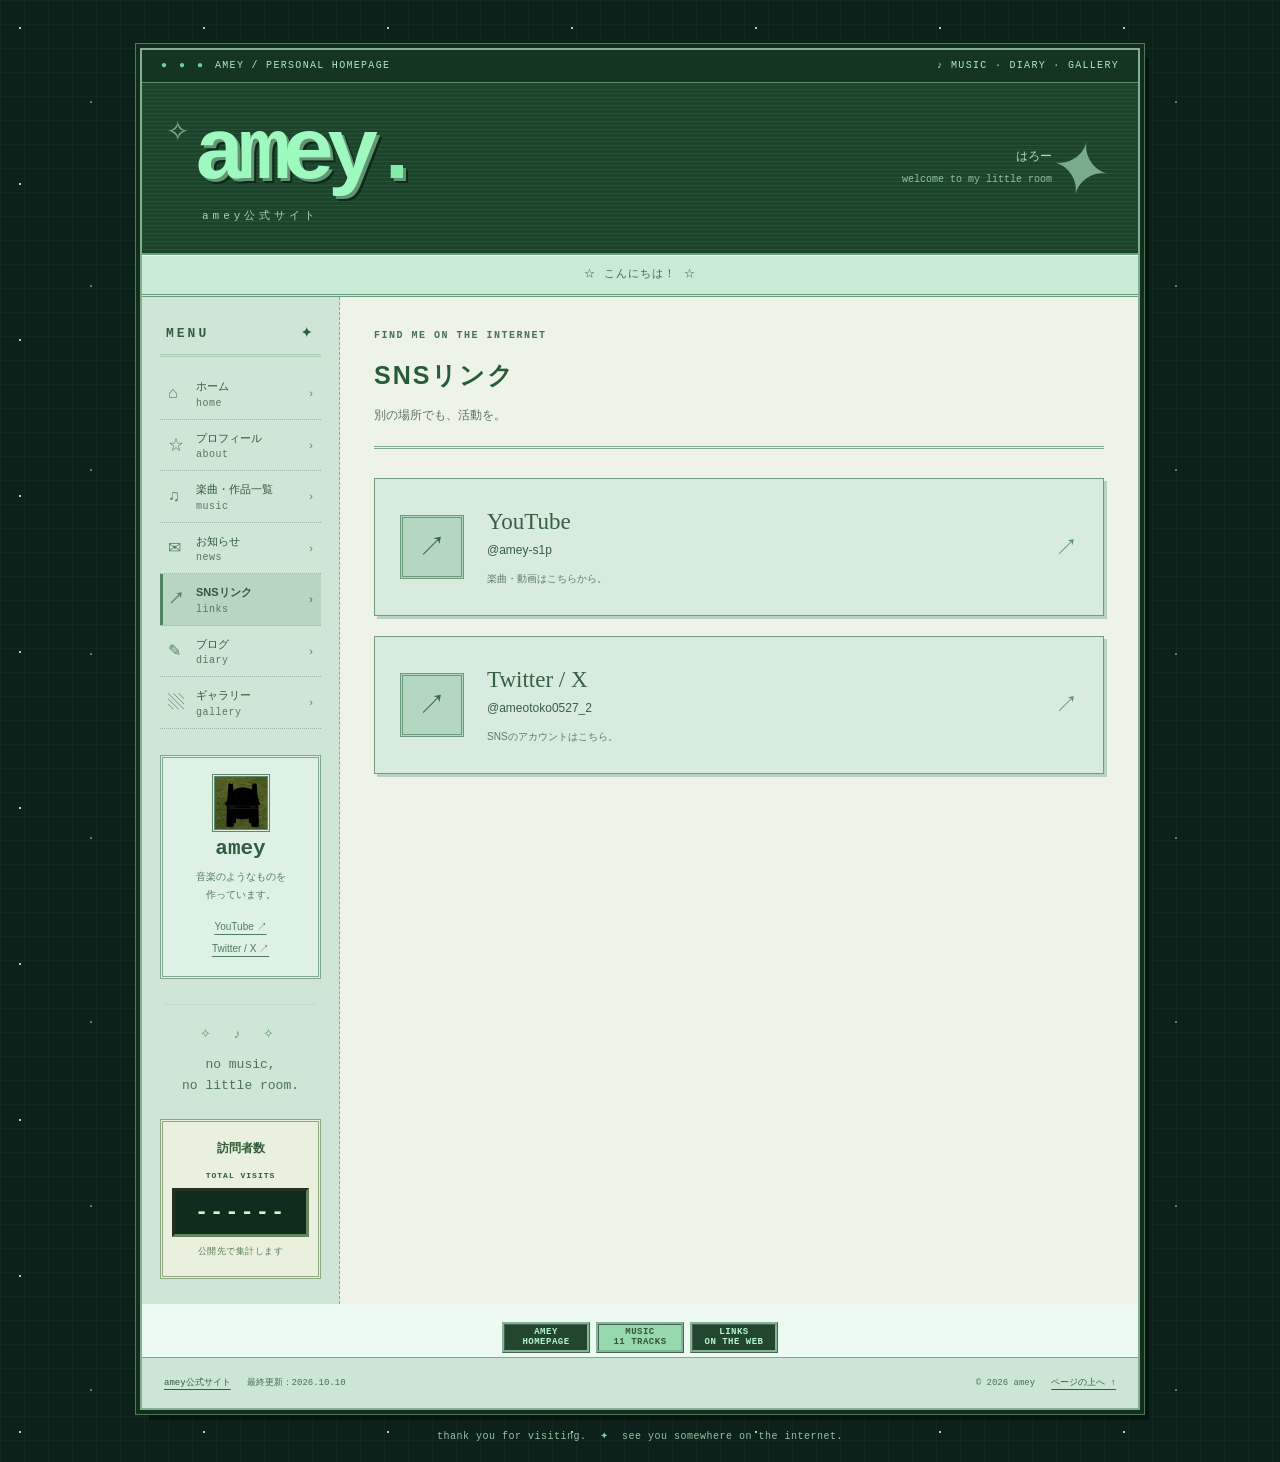
<file: links.html>
<!doctype html>
<html lang="ja"><head><meta charset="utf-8"><meta name="viewport" content="width=device-width,initial-scale=1"><meta name="description" content="amey公式サイト。ameyです。
色々やりたいです。
あんまりできてなくて残念です。"><meta name="theme-color" content="#0b2119"><title>SNSリンク | amey公式サイト</title><link rel="icon" href="assets/ameyicon.jpg"><link rel="stylesheet" href="style.css"></head>
<body id="top"><a class="skip-link" href="#main">本文へ移動</a><div class="site-shell"><div class="top-strip"><span>AMEY / PERSONAL HOMEPAGE</span><span>♪ MUSIC · DIARY · GALLERY</span></div><header class="site-header"><a class="brand" href="index.html" aria-label="amey公式サイト ホーム"><span class="brand-orbit" aria-hidden="true">✧</span><span class="brand-name">amey<span class="brand-dot">.</span></span><span class="brand-subtitle">amey公式サイト</span></a><div class="header-note">はろー<br><span>welcome to my little room</span></div><span class="header-spark" aria-hidden="true">✦</span></header><div class="welcome-strip">☆ こんにちは！ ☆</div><div class="site-body"><aside class="sidebar"><div class="sidebar-heading">MENU <span aria-hidden="true">✦</span></div><nav aria-label="メインメニュー"><a href="index.html"><span class="nav-symbol" aria-hidden="true">⌂</span><span>ホーム<small>home</small></span><span class="nav-arrow" aria-hidden="true">›</span></a><a href="profile.html"><span class="nav-symbol" aria-hidden="true">☆</span><span>プロフィール<small>about</small></span><span class="nav-arrow" aria-hidden="true">›</span></a><a href="works.html"><span class="nav-symbol" aria-hidden="true">♫</span><span>楽曲・作品一覧<small>music</small></span><span class="nav-arrow" aria-hidden="true">›</span></a><a href="news.html"><span class="nav-symbol" aria-hidden="true">✉</span><span>お知らせ<small>news</small></span><span class="nav-arrow" aria-hidden="true">›</span></a><a href="links.html" aria-current="page"><span class="nav-symbol" aria-hidden="true">↗</span><span>SNSリンク<small>links</small></span><span class="nav-arrow" aria-hidden="true">›</span></a><a href="blog.html"><span class="nav-symbol" aria-hidden="true">✎</span><span>ブログ<small>diary</small></span><span class="nav-arrow" aria-hidden="true">›</span></a><a href="gallery.html"><span class="nav-symbol" aria-hidden="true">▧</span><span>ギャラリー<small>gallery</small></span><span class="nav-arrow" aria-hidden="true">›</span></a></nav><div class="sidebar-mini"><img src="assets/ameyicon.jpg" width="400" height="400" alt=""><strong>amey</strong><p>音楽のようなものを<br>作っています。</p><a href="https://www.youtube.com/@amey-s1p" target="_blank" rel="noopener noreferrer">YouTube ↗</a><a href="https://x.com/ameotoko0527_2" target="_blank" rel="noopener noreferrer">Twitter / X ↗</a></div><div class="little-banner" aria-hidden="true"><span>✧ ♪ ✧</span><b>no music,<br>no little room.</b></div><section class="visit-counter" data-visit-counter="" data-counter-host="ame99558-cpu.github.io" data-counter-url="https://ame99558-cpu.github.io/" aria-label="訪問者数"><h2>訪問者数</h2><span class="counter-label">TOTAL VISITS</span><output class="counter-number" data-visitor-total="" aria-live="polite">------</output><small data-counter-note="">累計訪問回数</small></section></aside><main id="main"><div class="page-heading"><span class="eyebrow">FIND ME ON THE INTERNET</span><h1>SNSリンク</h1><p>別の場所でも、活動を。</p></div><div class="social-list"><a class="social-card" href="https://www.youtube.com/@amey-s1p" target="_blank" rel="noopener noreferrer"><span class="social-icon" aria-hidden="true">↗</span><div><h2>YouTube</h2><p>@amey-s1p</p><span class="social-description">楽曲・動画はこちらから。</span></div><span class="social-arrow" aria-hidden="true">↗</span></a><a class="social-card" href="https://x.com/ameotoko0527_2" target="_blank" rel="noopener noreferrer"><span class="social-icon" aria-hidden="true">↗</span><div><h2>Twitter / X</h2><p>@ameotoko0527_2</p><span class="social-description">SNSのアカウントはこちら。</span></div><span class="social-arrow" aria-hidden="true">↗</span></a></div></main></div><div class="pixel-badges footer-badges"><a class="pixel-badge" href="index.html">AMEY<br>HOMEPAGE</a><a class="pixel-badge light" href="works.html">MUSIC<br>11 TRACKS</a><a class="pixel-badge" href="links.html">LINKS<br>ON THE WEB</a></div><footer><div><a href="index.html">amey公式サイト</a><span>最終更新：2026.10.10</span></div><div><span>© 2026 amey</span><a href="#top" data-top="">ページの上へ ↑</a></div></footer></div><p class="outside-note">thank you for visiting. <span aria-hidden="true">✦</span> see you somewhere on the internet.</p><dialog id="player-dialog" aria-labelledby="player-title"><div class="dialog-top"><h2 id="player-title">最新曲</h2><button type="button" data-close="" aria-label="プレーヤーを閉じる">×</button></div><div id="player-frame"></div><p><a href="https://youtu.be/kgEHxt5nW2k" target="_blank" rel="noopener noreferrer">YouTubeで開く ↗</a></p></dialog><script>const player = document.querySelector('#player-dialog');
const frame = document.querySelector('#player-frame');
document.querySelectorAll('[data-listen]').forEach(button => button.addEventListener('click', () => {
  frame.replaceChildren();
  const iframe = document.createElement('iframe');
  iframe.className = 'video-frame';
  const id = button.dataset.video;
  const title = button.dataset.title;
  if(!/^[a-zA-Z0-9_-]{11}$/.test(id)) return;
  iframe.src = 'https://www.youtube-nocookie.com/embed/' + id;
  iframe.title = title + ' — YouTubeプレーヤー';
  document.querySelector('#player-title').textContent = title;
  const external = player.querySelector('p a');
  external.href = 'https://youtu.be/' + id;
  iframe.allow = 'encrypted-media; fullscreen; picture-in-picture';
  iframe.referrerPolicy = 'strict-origin-when-cross-origin';
  iframe.allowFullscreen = true;
  frame.append(iframe);
  player.showModal();
}));
document.querySelector('[data-close]').addEventListener('click', () => player.close());
player.addEventListener('close', () => frame.replaceChildren());
player.addEventListener('click', event => {
  if(event.target === player) {
    const rect = player.getBoundingClientRect();
    if(event.clientX < rect.left || event.clientX > rect.right || event.clientY < rect.top || event.clientY > rect.bottom) player.close();
  }
});
document.querySelector('[data-top]').addEventListener('click', event => {
  event.preventDefault();
  window.scrollTo({top: 0, behavior: matchMedia('(prefers-reduced-motion: reduce)').matches ? 'instant' : 'smooth'});
});

/* AMEY VISITOR COUNTER */
(() => {
  'use strict';
  const box=document.querySelector('[data-visit-counter]');
  if(!box)return;
  const number=box.querySelector('[data-visitor-total]');
  const note=box.querySelector('[data-counter-note]');
  const site=box.dataset.counterUrl;
  const interval=30*60*1000;
  const key='amey-visits:'+site;
  function display(value){number.textContent=String(value).padStart(6,'0');}
  if(window.frameElement||!/^https?:$/.test(location.protocol)||location.hostname!==box.dataset.counterHost){
    note.textContent='公開先で集計します';
    return;
  }
  async function request(action){
    const endpoint=new URL('https://hitscounter.dev/api/'+action);
    endpoint.searchParams.set('url',site);
    if(action==='hit'){
      endpoint.searchParams.set('output','json');
      endpoint.searchParams.set('tz','Asia/Tokyo');
    }
    const controller=new AbortController();
    const timer=setTimeout(()=>controller.abort(),8000);
    try{
      const response=await fetch(endpoint.href,{credentials:'omit',referrerPolicy:'no-referrer',cache:'no-store',signal:controller.signal});
      if(!response.ok)throw Error('Counter unavailable');
      const result=await response.json();
      if(!Number.isSafeInteger(result.total_hits)||result.total_hits<0)throw Error('Invalid counter response');
      return result.total_hits;
    }finally{clearTimeout(timer);}
  }
  async function update(){
    const now=Date.now();
    let previous=null,canStore=true;
    try{
      previous=JSON.parse(localStorage.getItem(key));
      if(!previous||!Number.isFinite(previous.lastSeen))previous=null;
      // Reserve this visit before sending, so a navigation or uncertain response
      // does not record it again. Another tab reads the same reservation.
      localStorage.setItem(key,JSON.stringify({lastSeen:now,total:previous?.total??null}));
    }catch{canStore=false;}
    const isNewVisit=canStore&&(!previous||now-previous.lastSeen>=interval);
    if(Number.isSafeInteger(previous?.total)&&previous.total>=0)display(previous.total);
    try{
      const total=await request(isNewVisit?'hit':'history');
      display(total);
      note.textContent='累計訪問回数';
      if(canStore)try{localStorage.setItem(key,JSON.stringify({lastSeen:Date.now(),total}));}catch{}
    }catch{
      note.textContent=Number.isSafeInteger(previous?.total)?'前回取得した訪問数':'ただいま集計できません';
    }
  }
  const operation=navigator.locks?navigator.locks.request(key,update):update();
  operation.catch(()=>{note.textContent='ただいま集計できません';});
})();

// Resize only the comments frame, accepting its own origin and window.
window.addEventListener('message',function(event){
  const frame=document.querySelector('.comments-frame');if(!frame)return;
  if(event.source!==frame.contentWindow||event.origin!==new URL(frame.src).origin||event.data?.type!=='amey-comments-height')return;
  const height=event.data.height;if(typeof height!=='number'||!Number.isFinite(height))return;
  frame.style.height=Math.max(120,Math.min(2400,Math.ceil(height)))+'px';
});
</script></body></html>
</file>
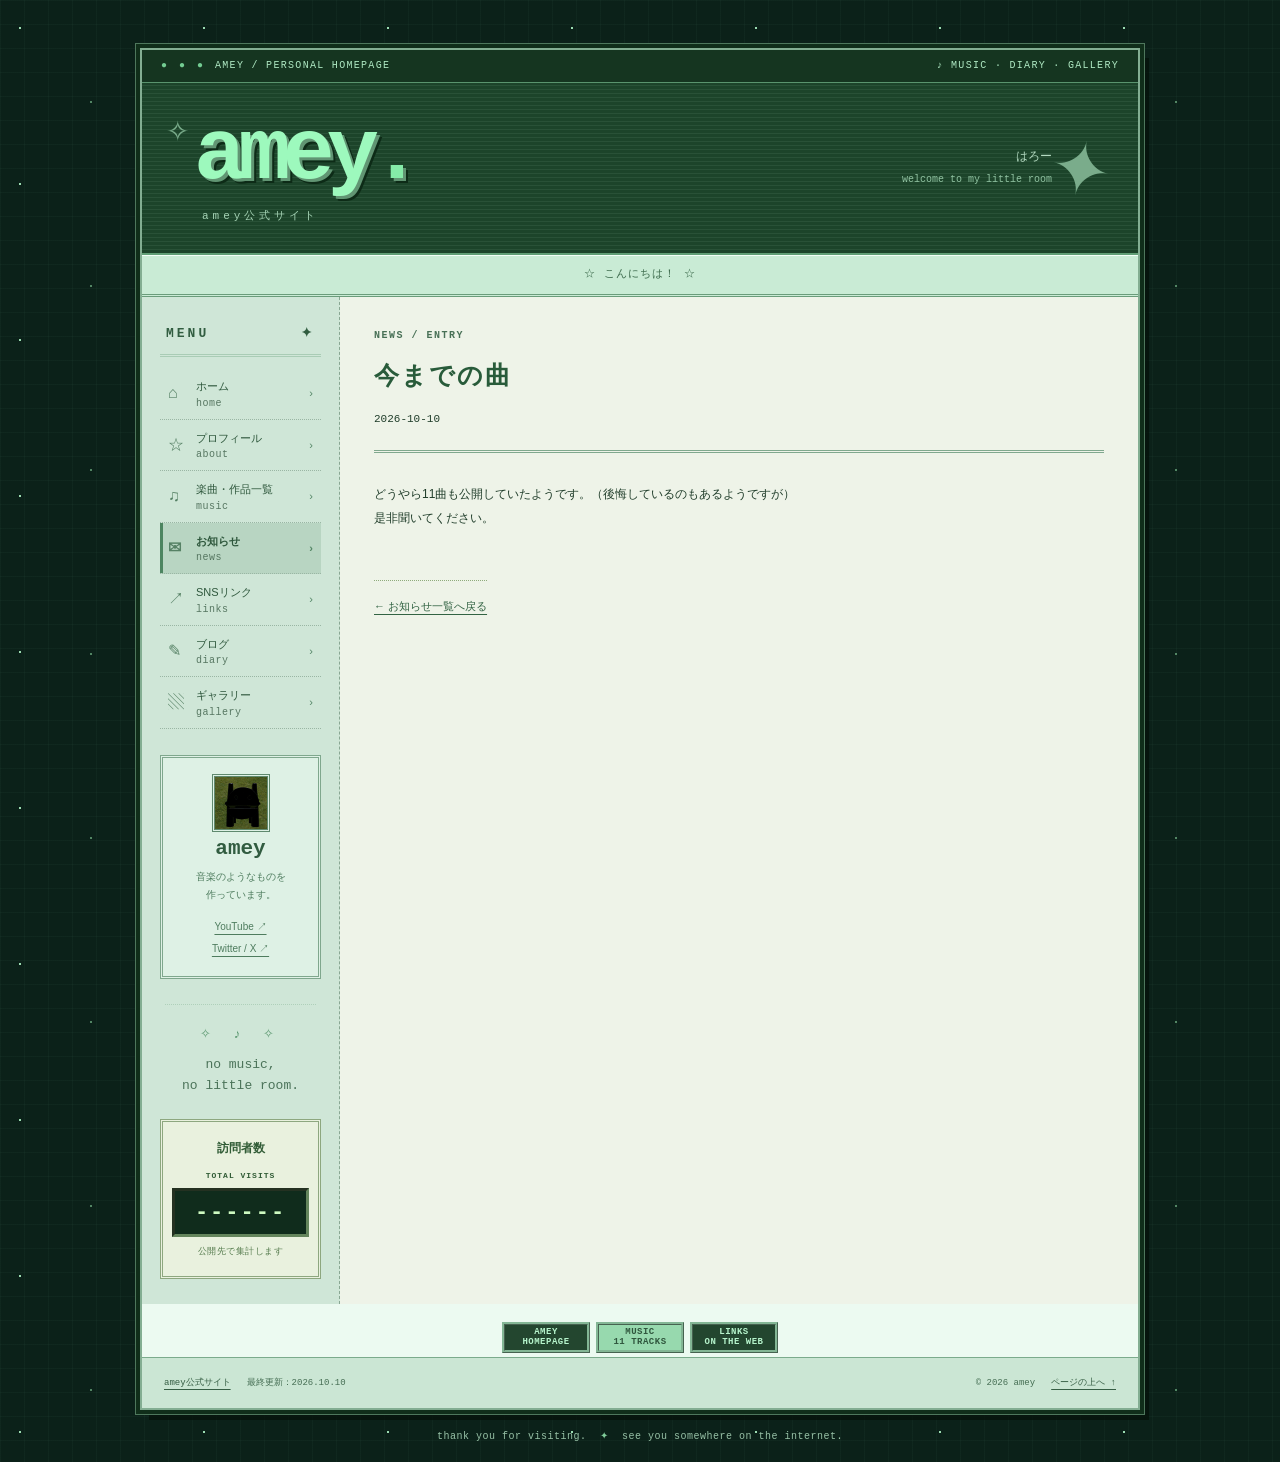
<file: news-notice-3148c27c.html>
<!doctype html>
<html lang="ja"><head><meta charset="utf-8"><meta name="viewport" content="width=device-width,initial-scale=1"><meta name="description" content="amey公式サイト。ameyです。
色々やりたいです。
あんまりできてなくて残念です。"><meta name="theme-color" content="#0b2119"><title>今までの曲 | amey公式サイト</title><link rel="icon" href="assets/ameyicon.jpg"><link rel="stylesheet" href="style.css"></head>
<body id="top"><a class="skip-link" href="#main">本文へ移動</a><div class="site-shell"><div class="top-strip"><span>AMEY / PERSONAL HOMEPAGE</span><span>♪ MUSIC · DIARY · GALLERY</span></div><header class="site-header"><a class="brand" href="index.html" aria-label="amey公式サイト ホーム"><span class="brand-orbit" aria-hidden="true">✧</span><span class="brand-name">amey<span class="brand-dot">.</span></span><span class="brand-subtitle">amey公式サイト</span></a><div class="header-note">はろー<br><span>welcome to my little room</span></div><span class="header-spark" aria-hidden="true">✦</span></header><div class="welcome-strip">☆ こんにちは！ ☆</div><div class="site-body"><aside class="sidebar"><div class="sidebar-heading">MENU <span aria-hidden="true">✦</span></div><nav aria-label="メインメニュー"><a href="index.html"><span class="nav-symbol" aria-hidden="true">⌂</span><span>ホーム<small>home</small></span><span class="nav-arrow" aria-hidden="true">›</span></a><a href="profile.html"><span class="nav-symbol" aria-hidden="true">☆</span><span>プロフィール<small>about</small></span><span class="nav-arrow" aria-hidden="true">›</span></a><a href="works.html"><span class="nav-symbol" aria-hidden="true">♫</span><span>楽曲・作品一覧<small>music</small></span><span class="nav-arrow" aria-hidden="true">›</span></a><a href="news.html" aria-current="true"><span class="nav-symbol" aria-hidden="true">✉</span><span>お知らせ<small>news</small></span><span class="nav-arrow" aria-hidden="true">›</span></a><a href="links.html"><span class="nav-symbol" aria-hidden="true">↗</span><span>SNSリンク<small>links</small></span><span class="nav-arrow" aria-hidden="true">›</span></a><a href="blog.html"><span class="nav-symbol" aria-hidden="true">✎</span><span>ブログ<small>diary</small></span><span class="nav-arrow" aria-hidden="true">›</span></a><a href="gallery.html"><span class="nav-symbol" aria-hidden="true">▧</span><span>ギャラリー<small>gallery</small></span><span class="nav-arrow" aria-hidden="true">›</span></a></nav><div class="sidebar-mini"><img src="assets/ameyicon.jpg" width="400" height="400" alt=""><strong>amey</strong><p>音楽のようなものを<br>作っています。</p><a href="https://www.youtube.com/@amey-s1p" target="_blank" rel="noopener noreferrer">YouTube ↗</a><a href="https://x.com/ameotoko0527_2" target="_blank" rel="noopener noreferrer">Twitter / X ↗</a></div><div class="little-banner" aria-hidden="true"><span>✧ ♪ ✧</span><b>no music,<br>no little room.</b></div><section class="visit-counter" data-visit-counter="" data-counter-host="ame99558-cpu.github.io" data-counter-url="https://ame99558-cpu.github.io/" aria-label="訪問者数"><h2>訪問者数</h2><span class="counter-label">TOTAL VISITS</span><output class="counter-number" data-visitor-total="" aria-live="polite">------</output><small data-counter-note="">累計訪問回数</small></section></aside><main id="main"><article class="blog-entry"><div class="page-heading"><span class="eyebrow">NEWS / ENTRY</span><h1>今までの曲</h1><time>2026-10-10</time></div><div class="post-body">どうやら11曲も公開していたようです。（後悔しているのもあるようですが）<br>是非聞いてください。</div><a class="text-link blog-back" href="news.html">← お知らせ一覧へ戻る</a></article></main></div><div class="pixel-badges footer-badges"><a class="pixel-badge" href="index.html">AMEY<br>HOMEPAGE</a><a class="pixel-badge light" href="works.html">MUSIC<br>11 TRACKS</a><a class="pixel-badge" href="links.html">LINKS<br>ON THE WEB</a></div><footer><div><a href="index.html">amey公式サイト</a><span>最終更新：2026.10.10</span></div><div><span>© 2026 amey</span><a href="#top" data-top="">ページの上へ ↑</a></div></footer></div><p class="outside-note">thank you for visiting. <span aria-hidden="true">✦</span> see you somewhere on the internet.</p><dialog id="player-dialog" aria-labelledby="player-title"><div class="dialog-top"><h2 id="player-title">最新曲</h2><button type="button" data-close="" aria-label="プレーヤーを閉じる">×</button></div><div id="player-frame"></div><p><a href="https://youtu.be/kgEHxt5nW2k" target="_blank" rel="noopener noreferrer">YouTubeで開く ↗</a></p></dialog><script>const player = document.querySelector('#player-dialog');
const frame = document.querySelector('#player-frame');
document.querySelectorAll('[data-listen]').forEach(button => button.addEventListener('click', () => {
  frame.replaceChildren();
  const iframe = document.createElement('iframe');
  iframe.className = 'video-frame';
  const id = button.dataset.video;
  const title = button.dataset.title;
  if(!/^[a-zA-Z0-9_-]{11}$/.test(id)) return;
  iframe.src = 'https://www.youtube-nocookie.com/embed/' + id;
  iframe.title = title + ' — YouTubeプレーヤー';
  document.querySelector('#player-title').textContent = title;
  const external = player.querySelector('p a');
  external.href = 'https://youtu.be/' + id;
  iframe.allow = 'encrypted-media; fullscreen; picture-in-picture';
  iframe.referrerPolicy = 'strict-origin-when-cross-origin';
  iframe.allowFullscreen = true;
  frame.append(iframe);
  player.showModal();
}));
document.querySelector('[data-close]').addEventListener('click', () => player.close());
player.addEventListener('close', () => frame.replaceChildren());
player.addEventListener('click', event => {
  if(event.target === player) {
    const rect = player.getBoundingClientRect();
    if(event.clientX < rect.left || event.clientX > rect.right || event.clientY < rect.top || event.clientY > rect.bottom) player.close();
  }
});
document.querySelector('[data-top]').addEventListener('click', event => {
  event.preventDefault();
  window.scrollTo({top: 0, behavior: matchMedia('(prefers-reduced-motion: reduce)').matches ? 'instant' : 'smooth'});
});

/* AMEY VISITOR COUNTER */
(() => {
  'use strict';
  const box=document.querySelector('[data-visit-counter]');
  if(!box)return;
  const number=box.querySelector('[data-visitor-total]');
  const note=box.querySelector('[data-counter-note]');
  const site=box.dataset.counterUrl;
  const interval=30*60*1000;
  const key='amey-visits:'+site;
  function display(value){number.textContent=String(value).padStart(6,'0');}
  if(window.frameElement||!/^https?:$/.test(location.protocol)||location.hostname!==box.dataset.counterHost){
    note.textContent='公開先で集計します';
    return;
  }
  async function request(action){
    const endpoint=new URL('https://hitscounter.dev/api/'+action);
    endpoint.searchParams.set('url',site);
    if(action==='hit'){
      endpoint.searchParams.set('output','json');
      endpoint.searchParams.set('tz','Asia/Tokyo');
    }
    const controller=new AbortController();
    const timer=setTimeout(()=>controller.abort(),8000);
    try{
      const response=await fetch(endpoint.href,{credentials:'omit',referrerPolicy:'no-referrer',cache:'no-store',signal:controller.signal});
      if(!response.ok)throw Error('Counter unavailable');
      const result=await response.json();
      if(!Number.isSafeInteger(result.total_hits)||result.total_hits<0)throw Error('Invalid counter response');
      return result.total_hits;
    }finally{clearTimeout(timer);}
  }
  async function update(){
    const now=Date.now();
    let previous=null,canStore=true;
    try{
      previous=JSON.parse(localStorage.getItem(key));
      if(!previous||!Number.isFinite(previous.lastSeen))previous=null;
      // Reserve this visit before sending, so a navigation or uncertain response
      // does not record it again. Another tab reads the same reservation.
      localStorage.setItem(key,JSON.stringify({lastSeen:now,total:previous?.total??null}));
    }catch{canStore=false;}
    const isNewVisit=canStore&&(!previous||now-previous.lastSeen>=interval);
    if(Number.isSafeInteger(previous?.total)&&previous.total>=0)display(previous.total);
    try{
      const total=await request(isNewVisit?'hit':'history');
      display(total);
      note.textContent='累計訪問回数';
      if(canStore)try{localStorage.setItem(key,JSON.stringify({lastSeen:Date.now(),total}));}catch{}
    }catch{
      note.textContent=Number.isSafeInteger(previous?.total)?'前回取得した訪問数':'ただいま集計できません';
    }
  }
  const operation=navigator.locks?navigator.locks.request(key,update):update();
  operation.catch(()=>{note.textContent='ただいま集計できません';});
})();

// Resize only the comments frame, accepting its own origin and window.
window.addEventListener('message',function(event){
  const frame=document.querySelector('.comments-frame');if(!frame)return;
  if(event.source!==frame.contentWindow||event.origin!==new URL(frame.src).origin||event.data?.type!=='amey-comments-height')return;
  const height=event.data.height;if(typeof height!=='number'||!Number.isFinite(height))return;
  frame.style.height=Math.max(120,Math.min(2400,Math.ceil(height)))+'px';
});
</script></body></html>
</file>
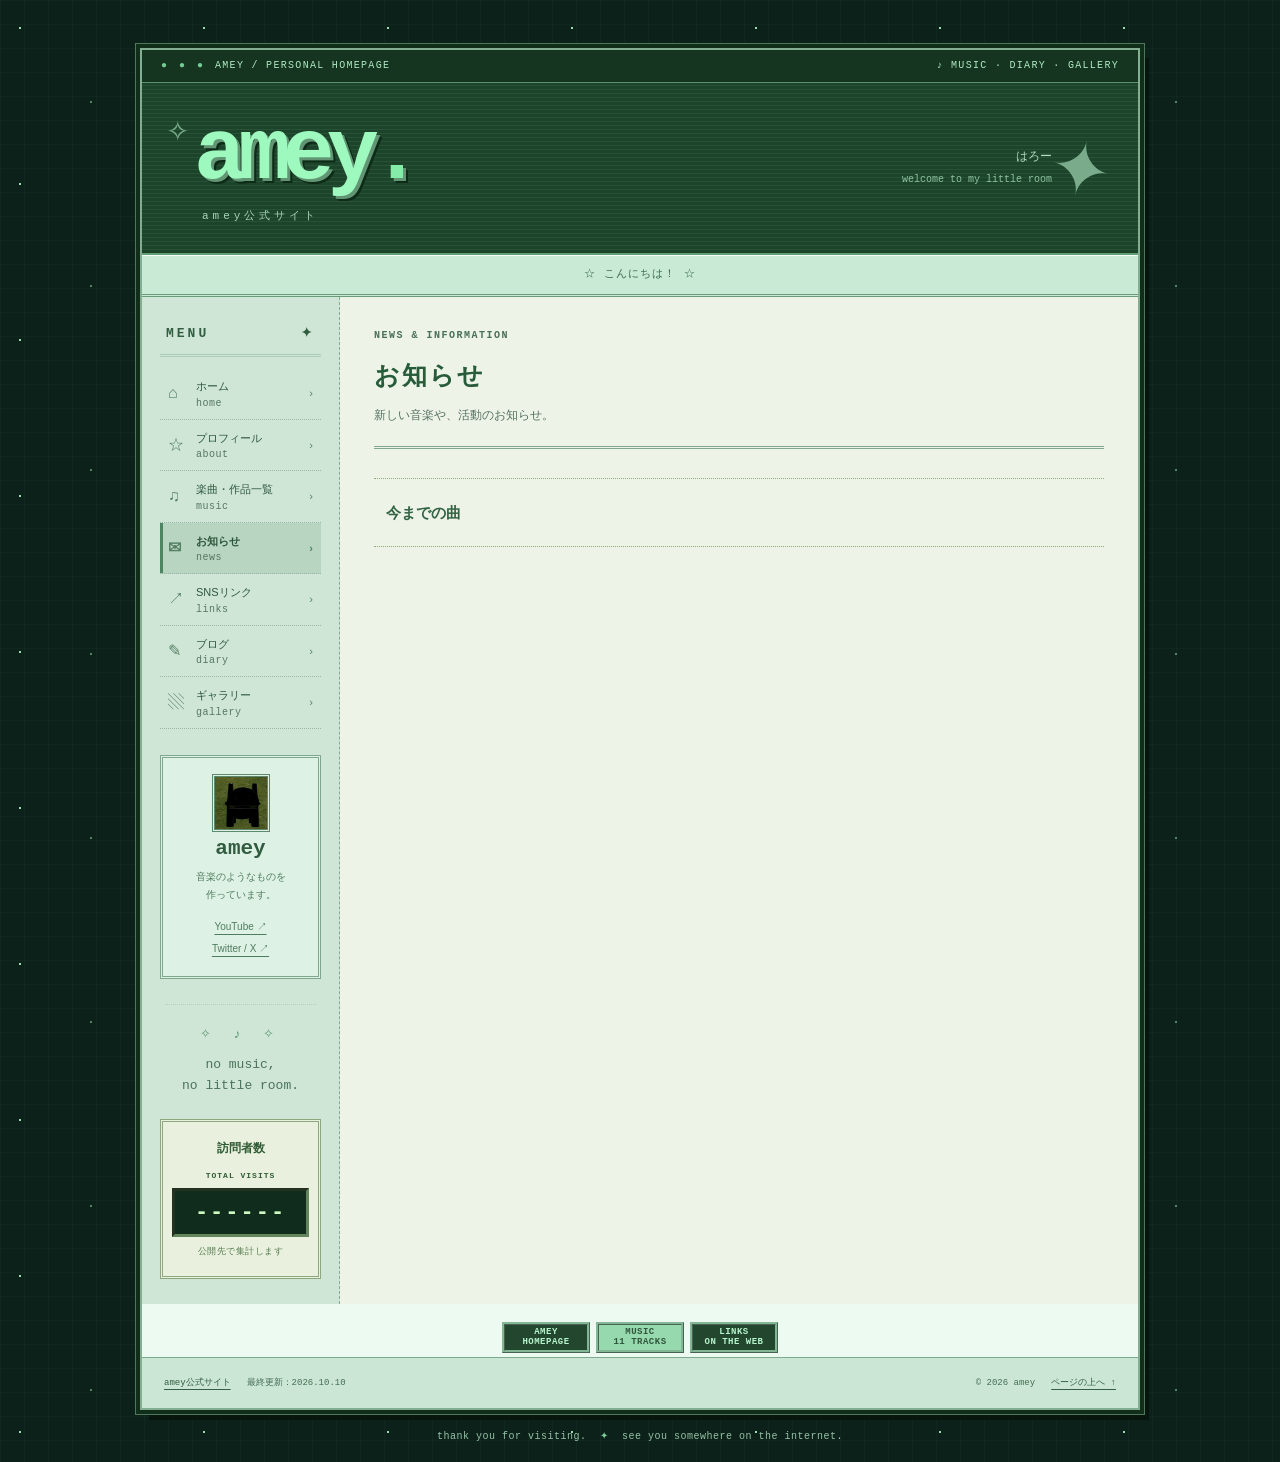
<file: news.html>
<!doctype html>
<html lang="ja"><head><meta charset="utf-8"><meta name="viewport" content="width=device-width,initial-scale=1"><meta name="description" content="amey公式サイト。ameyです。
色々やりたいです。
あんまりできてなくて残念です。"><meta name="theme-color" content="#0b2119"><title>お知らせ | amey公式サイト</title><link rel="icon" href="assets/ameyicon.jpg"><link rel="stylesheet" href="style.css"></head>
<body id="top"><a class="skip-link" href="#main">本文へ移動</a><div class="site-shell"><div class="top-strip"><span>AMEY / PERSONAL HOMEPAGE</span><span>♪ MUSIC · DIARY · GALLERY</span></div><header class="site-header"><a class="brand" href="index.html" aria-label="amey公式サイト ホーム"><span class="brand-orbit" aria-hidden="true">✧</span><span class="brand-name">amey<span class="brand-dot">.</span></span><span class="brand-subtitle">amey公式サイト</span></a><div class="header-note">はろー<br><span>welcome to my little room</span></div><span class="header-spark" aria-hidden="true">✦</span></header><div class="welcome-strip">☆ こんにちは！ ☆</div><div class="site-body"><aside class="sidebar"><div class="sidebar-heading">MENU <span aria-hidden="true">✦</span></div><nav aria-label="メインメニュー"><a href="index.html"><span class="nav-symbol" aria-hidden="true">⌂</span><span>ホーム<small>home</small></span><span class="nav-arrow" aria-hidden="true">›</span></a><a href="profile.html"><span class="nav-symbol" aria-hidden="true">☆</span><span>プロフィール<small>about</small></span><span class="nav-arrow" aria-hidden="true">›</span></a><a href="works.html"><span class="nav-symbol" aria-hidden="true">♫</span><span>楽曲・作品一覧<small>music</small></span><span class="nav-arrow" aria-hidden="true">›</span></a><a href="news.html" aria-current="page"><span class="nav-symbol" aria-hidden="true">✉</span><span>お知らせ<small>news</small></span><span class="nav-arrow" aria-hidden="true">›</span></a><a href="links.html"><span class="nav-symbol" aria-hidden="true">↗</span><span>SNSリンク<small>links</small></span><span class="nav-arrow" aria-hidden="true">›</span></a><a href="blog.html"><span class="nav-symbol" aria-hidden="true">✎</span><span>ブログ<small>diary</small></span><span class="nav-arrow" aria-hidden="true">›</span></a><a href="gallery.html"><span class="nav-symbol" aria-hidden="true">▧</span><span>ギャラリー<small>gallery</small></span><span class="nav-arrow" aria-hidden="true">›</span></a></nav><div class="sidebar-mini"><img src="assets/ameyicon.jpg" width="400" height="400" alt=""><strong>amey</strong><p>音楽のようなものを<br>作っています。</p><a href="https://www.youtube.com/@amey-s1p" target="_blank" rel="noopener noreferrer">YouTube ↗</a><a href="https://x.com/ameotoko0527_2" target="_blank" rel="noopener noreferrer">Twitter / X ↗</a></div><div class="little-banner" aria-hidden="true"><span>✧ ♪ ✧</span><b>no music,<br>no little room.</b></div><section class="visit-counter" data-visit-counter="" data-counter-host="ame99558-cpu.github.io" data-counter-url="https://ame99558-cpu.github.io/" aria-label="訪問者数"><h2>訪問者数</h2><span class="counter-label">TOTAL VISITS</span><output class="counter-number" data-visitor-total="" aria-live="polite">------</output><small data-counter-note="">累計訪問回数</small></section></aside><main id="main"><div class="page-heading"><span class="eyebrow">NEWS &amp; INFORMATION</span><h1>お知らせ</h1><p>新しい音楽や、活動のお知らせ。</p></div><ul class="blog-title-list"><li><a href="news-notice-3148c27c.html">今までの曲</a></li></ul></main></div><div class="pixel-badges footer-badges"><a class="pixel-badge" href="index.html">AMEY<br>HOMEPAGE</a><a class="pixel-badge light" href="works.html">MUSIC<br>11 TRACKS</a><a class="pixel-badge" href="links.html">LINKS<br>ON THE WEB</a></div><footer><div><a href="index.html">amey公式サイト</a><span>最終更新：2026.10.10</span></div><div><span>© 2026 amey</span><a href="#top" data-top="">ページの上へ ↑</a></div></footer></div><p class="outside-note">thank you for visiting. <span aria-hidden="true">✦</span> see you somewhere on the internet.</p><dialog id="player-dialog" aria-labelledby="player-title"><div class="dialog-top"><h2 id="player-title">最新曲</h2><button type="button" data-close="" aria-label="プレーヤーを閉じる">×</button></div><div id="player-frame"></div><p><a href="https://youtu.be/kgEHxt5nW2k" target="_blank" rel="noopener noreferrer">YouTubeで開く ↗</a></p></dialog><script>const player = document.querySelector('#player-dialog');
const frame = document.querySelector('#player-frame');
document.querySelectorAll('[data-listen]').forEach(button => button.addEventListener('click', () => {
  frame.replaceChildren();
  const iframe = document.createElement('iframe');
  iframe.className = 'video-frame';
  const id = button.dataset.video;
  const title = button.dataset.title;
  if(!/^[a-zA-Z0-9_-]{11}$/.test(id)) return;
  iframe.src = 'https://www.youtube-nocookie.com/embed/' + id;
  iframe.title = title + ' — YouTubeプレーヤー';
  document.querySelector('#player-title').textContent = title;
  const external = player.querySelector('p a');
  external.href = 'https://youtu.be/' + id;
  iframe.allow = 'encrypted-media; fullscreen; picture-in-picture';
  iframe.referrerPolicy = 'strict-origin-when-cross-origin';
  iframe.allowFullscreen = true;
  frame.append(iframe);
  player.showModal();
}));
document.querySelector('[data-close]').addEventListener('click', () => player.close());
player.addEventListener('close', () => frame.replaceChildren());
player.addEventListener('click', event => {
  if(event.target === player) {
    const rect = player.getBoundingClientRect();
    if(event.clientX < rect.left || event.clientX > rect.right || event.clientY < rect.top || event.clientY > rect.bottom) player.close();
  }
});
document.querySelector('[data-top]').addEventListener('click', event => {
  event.preventDefault();
  window.scrollTo({top: 0, behavior: matchMedia('(prefers-reduced-motion: reduce)').matches ? 'instant' : 'smooth'});
});

/* AMEY VISITOR COUNTER */
(() => {
  'use strict';
  const box=document.querySelector('[data-visit-counter]');
  if(!box)return;
  const number=box.querySelector('[data-visitor-total]');
  const note=box.querySelector('[data-counter-note]');
  const site=box.dataset.counterUrl;
  const interval=30*60*1000;
  const key='amey-visits:'+site;
  function display(value){number.textContent=String(value).padStart(6,'0');}
  if(window.frameElement||!/^https?:$/.test(location.protocol)||location.hostname!==box.dataset.counterHost){
    note.textContent='公開先で集計します';
    return;
  }
  async function request(action){
    const endpoint=new URL('https://hitscounter.dev/api/'+action);
    endpoint.searchParams.set('url',site);
    if(action==='hit'){
      endpoint.searchParams.set('output','json');
      endpoint.searchParams.set('tz','Asia/Tokyo');
    }
    const controller=new AbortController();
    const timer=setTimeout(()=>controller.abort(),8000);
    try{
      const response=await fetch(endpoint.href,{credentials:'omit',referrerPolicy:'no-referrer',cache:'no-store',signal:controller.signal});
      if(!response.ok)throw Error('Counter unavailable');
      const result=await response.json();
      if(!Number.isSafeInteger(result.total_hits)||result.total_hits<0)throw Error('Invalid counter response');
      return result.total_hits;
    }finally{clearTimeout(timer);}
  }
  async function update(){
    const now=Date.now();
    let previous=null,canStore=true;
    try{
      previous=JSON.parse(localStorage.getItem(key));
      if(!previous||!Number.isFinite(previous.lastSeen))previous=null;
      // Reserve this visit before sending, so a navigation or uncertain response
      // does not record it again. Another tab reads the same reservation.
      localStorage.setItem(key,JSON.stringify({lastSeen:now,total:previous?.total??null}));
    }catch{canStore=false;}
    const isNewVisit=canStore&&(!previous||now-previous.lastSeen>=interval);
    if(Number.isSafeInteger(previous?.total)&&previous.total>=0)display(previous.total);
    try{
      const total=await request(isNewVisit?'hit':'history');
      display(total);
      note.textContent='累計訪問回数';
      if(canStore)try{localStorage.setItem(key,JSON.stringify({lastSeen:Date.now(),total}));}catch{}
    }catch{
      note.textContent=Number.isSafeInteger(previous?.total)?'前回取得した訪問数':'ただいま集計できません';
    }
  }
  const operation=navigator.locks?navigator.locks.request(key,update):update();
  operation.catch(()=>{note.textContent='ただいま集計できません';});
})();

// Resize only the comments frame, accepting its own origin and window.
window.addEventListener('message',function(event){
  const frame=document.querySelector('.comments-frame');if(!frame)return;
  if(event.source!==frame.contentWindow||event.origin!==new URL(frame.src).origin||event.data?.type!=='amey-comments-height')return;
  const height=event.data.height;if(typeof height!=='number'||!Number.isFinite(height))return;
  frame.style.height=Math.max(120,Math.min(2400,Math.ceil(height)))+'px';
});
</script></body></html>
</file>
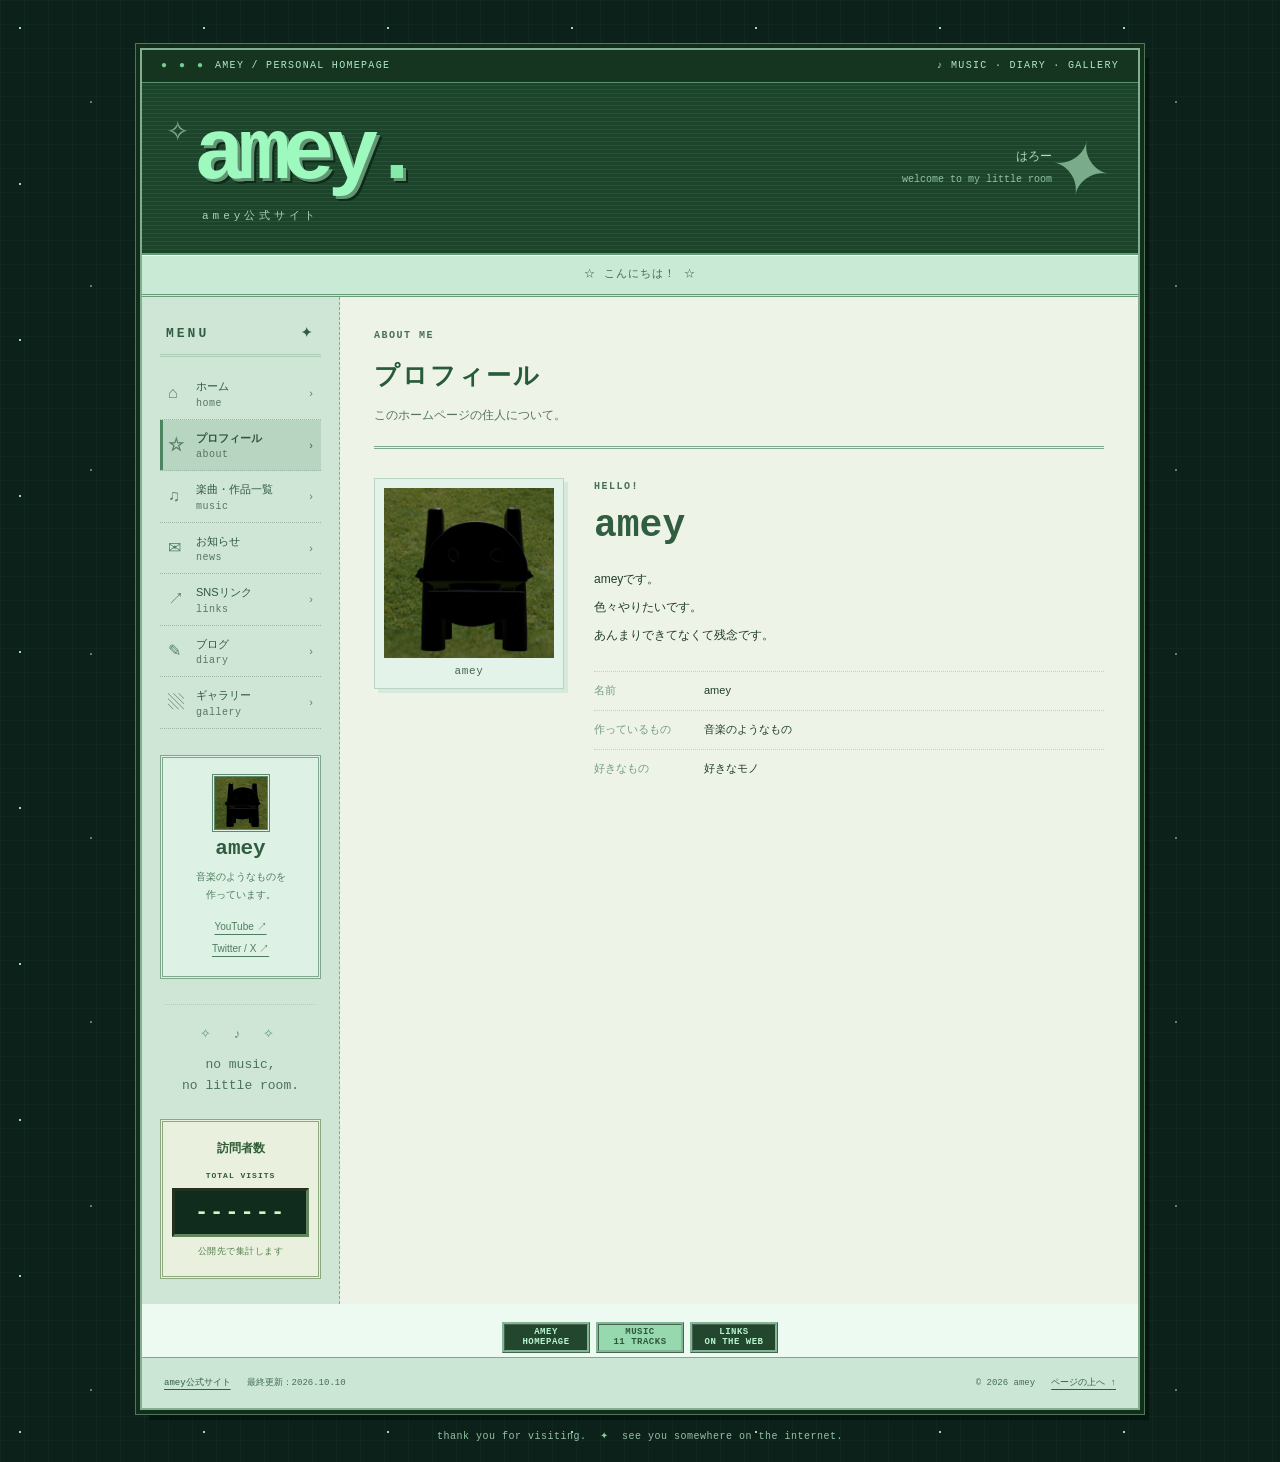
<file: profile.html>
<!doctype html>
<html lang="ja"><head><meta charset="utf-8"><meta name="viewport" content="width=device-width,initial-scale=1"><meta name="description" content="amey公式サイト。ameyです。
色々やりたいです。
あんまりできてなくて残念です。"><meta name="theme-color" content="#0b2119"><title>プロフィール | amey公式サイト</title><link rel="icon" href="assets/ameyicon.jpg"><link rel="stylesheet" href="style.css"></head>
<body id="top"><a class="skip-link" href="#main">本文へ移動</a><div class="site-shell"><div class="top-strip"><span>AMEY / PERSONAL HOMEPAGE</span><span>♪ MUSIC · DIARY · GALLERY</span></div><header class="site-header"><a class="brand" href="index.html" aria-label="amey公式サイト ホーム"><span class="brand-orbit" aria-hidden="true">✧</span><span class="brand-name">amey<span class="brand-dot">.</span></span><span class="brand-subtitle">amey公式サイト</span></a><div class="header-note">はろー<br><span>welcome to my little room</span></div><span class="header-spark" aria-hidden="true">✦</span></header><div class="welcome-strip">☆ こんにちは！ ☆</div><div class="site-body"><aside class="sidebar"><div class="sidebar-heading">MENU <span aria-hidden="true">✦</span></div><nav aria-label="メインメニュー"><a href="index.html"><span class="nav-symbol" aria-hidden="true">⌂</span><span>ホーム<small>home</small></span><span class="nav-arrow" aria-hidden="true">›</span></a><a href="profile.html" aria-current="page"><span class="nav-symbol" aria-hidden="true">☆</span><span>プロフィール<small>about</small></span><span class="nav-arrow" aria-hidden="true">›</span></a><a href="works.html"><span class="nav-symbol" aria-hidden="true">♫</span><span>楽曲・作品一覧<small>music</small></span><span class="nav-arrow" aria-hidden="true">›</span></a><a href="news.html"><span class="nav-symbol" aria-hidden="true">✉</span><span>お知らせ<small>news</small></span><span class="nav-arrow" aria-hidden="true">›</span></a><a href="links.html"><span class="nav-symbol" aria-hidden="true">↗</span><span>SNSリンク<small>links</small></span><span class="nav-arrow" aria-hidden="true">›</span></a><a href="blog.html"><span class="nav-symbol" aria-hidden="true">✎</span><span>ブログ<small>diary</small></span><span class="nav-arrow" aria-hidden="true">›</span></a><a href="gallery.html"><span class="nav-symbol" aria-hidden="true">▧</span><span>ギャラリー<small>gallery</small></span><span class="nav-arrow" aria-hidden="true">›</span></a></nav><div class="sidebar-mini"><img src="assets/ameyicon.jpg" width="400" height="400" alt=""><strong>amey</strong><p>音楽のようなものを<br>作っています。</p><a href="https://www.youtube.com/@amey-s1p" target="_blank" rel="noopener noreferrer">YouTube ↗</a><a href="https://x.com/ameotoko0527_2" target="_blank" rel="noopener noreferrer">Twitter / X ↗</a></div><div class="little-banner" aria-hidden="true"><span>✧ ♪ ✧</span><b>no music,<br>no little room.</b></div><section class="visit-counter" data-visit-counter="" data-counter-host="ame99558-cpu.github.io" data-counter-url="https://ame99558-cpu.github.io/" aria-label="訪問者数"><h2>訪問者数</h2><span class="counter-label">TOTAL VISITS</span><output class="counter-number" data-visitor-total="" aria-live="polite">------</output><small data-counter-note="">累計訪問回数</small></section></aside><main id="main"><div class="page-heading"><span class="eyebrow">ABOUT ME</span><h1>プロフィール</h1><p>このホームページの住人について。</p></div><section class="profile-card"><div class="profile-image"><img src="assets/ameyicon.jpg" width="400" height="400" alt="ameyのアイコン"><span class="portrait-caption">amey</span></div><div><span class="eyebrow">HELLO!</span><h2 class="profile-name">amey</h2><p class="profile-text">ameyです。<br>色々やりたいです。<br>あんまりできてなくて残念です。</p><dl class="profile-details"><div><dt>名前</dt><dd>amey</dd></div><div><dt>作っているもの</dt><dd>音楽のようなもの</dd></div><div><dt>好きなもの</dt><dd>好きなモノ</dd></div></dl></div></section></main></div><div class="pixel-badges footer-badges"><a class="pixel-badge" href="index.html">AMEY<br>HOMEPAGE</a><a class="pixel-badge light" href="works.html">MUSIC<br>11 TRACKS</a><a class="pixel-badge" href="links.html">LINKS<br>ON THE WEB</a></div><footer><div><a href="index.html">amey公式サイト</a><span>最終更新：2026.10.10</span></div><div><span>© 2026 amey</span><a href="#top" data-top="">ページの上へ ↑</a></div></footer></div><p class="outside-note">thank you for visiting. <span aria-hidden="true">✦</span> see you somewhere on the internet.</p><dialog id="player-dialog" aria-labelledby="player-title"><div class="dialog-top"><h2 id="player-title">最新曲</h2><button type="button" data-close="" aria-label="プレーヤーを閉じる">×</button></div><div id="player-frame"></div><p><a href="https://youtu.be/kgEHxt5nW2k" target="_blank" rel="noopener noreferrer">YouTubeで開く ↗</a></p></dialog><script>const player = document.querySelector('#player-dialog');
const frame = document.querySelector('#player-frame');
document.querySelectorAll('[data-listen]').forEach(button => button.addEventListener('click', () => {
  frame.replaceChildren();
  const iframe = document.createElement('iframe');
  iframe.className = 'video-frame';
  const id = button.dataset.video;
  const title = button.dataset.title;
  if(!/^[a-zA-Z0-9_-]{11}$/.test(id)) return;
  iframe.src = 'https://www.youtube-nocookie.com/embed/' + id;
  iframe.title = title + ' — YouTubeプレーヤー';
  document.querySelector('#player-title').textContent = title;
  const external = player.querySelector('p a');
  external.href = 'https://youtu.be/' + id;
  iframe.allow = 'encrypted-media; fullscreen; picture-in-picture';
  iframe.referrerPolicy = 'strict-origin-when-cross-origin';
  iframe.allowFullscreen = true;
  frame.append(iframe);
  player.showModal();
}));
document.querySelector('[data-close]').addEventListener('click', () => player.close());
player.addEventListener('close', () => frame.replaceChildren());
player.addEventListener('click', event => {
  if(event.target === player) {
    const rect = player.getBoundingClientRect();
    if(event.clientX < rect.left || event.clientX > rect.right || event.clientY < rect.top || event.clientY > rect.bottom) player.close();
  }
});
document.querySelector('[data-top]').addEventListener('click', event => {
  event.preventDefault();
  window.scrollTo({top: 0, behavior: matchMedia('(prefers-reduced-motion: reduce)').matches ? 'instant' : 'smooth'});
});

/* AMEY VISITOR COUNTER */
(() => {
  'use strict';
  const box=document.querySelector('[data-visit-counter]');
  if(!box)return;
  const number=box.querySelector('[data-visitor-total]');
  const note=box.querySelector('[data-counter-note]');
  const site=box.dataset.counterUrl;
  const interval=30*60*1000;
  const key='amey-visits:'+site;
  function display(value){number.textContent=String(value).padStart(6,'0');}
  if(window.frameElement||!/^https?:$/.test(location.protocol)||location.hostname!==box.dataset.counterHost){
    note.textContent='公開先で集計します';
    return;
  }
  async function request(action){
    const endpoint=new URL('https://hitscounter.dev/api/'+action);
    endpoint.searchParams.set('url',site);
    if(action==='hit'){
      endpoint.searchParams.set('output','json');
      endpoint.searchParams.set('tz','Asia/Tokyo');
    }
    const controller=new AbortController();
    const timer=setTimeout(()=>controller.abort(),8000);
    try{
      const response=await fetch(endpoint.href,{credentials:'omit',referrerPolicy:'no-referrer',cache:'no-store',signal:controller.signal});
      if(!response.ok)throw Error('Counter unavailable');
      const result=await response.json();
      if(!Number.isSafeInteger(result.total_hits)||result.total_hits<0)throw Error('Invalid counter response');
      return result.total_hits;
    }finally{clearTimeout(timer);}
  }
  async function update(){
    const now=Date.now();
    let previous=null,canStore=true;
    try{
      previous=JSON.parse(localStorage.getItem(key));
      if(!previous||!Number.isFinite(previous.lastSeen))previous=null;
      // Reserve this visit before sending, so a navigation or uncertain response
      // does not record it again. Another tab reads the same reservation.
      localStorage.setItem(key,JSON.stringify({lastSeen:now,total:previous?.total??null}));
    }catch{canStore=false;}
    const isNewVisit=canStore&&(!previous||now-previous.lastSeen>=interval);
    if(Number.isSafeInteger(previous?.total)&&previous.total>=0)display(previous.total);
    try{
      const total=await request(isNewVisit?'hit':'history');
      display(total);
      note.textContent='累計訪問回数';
      if(canStore)try{localStorage.setItem(key,JSON.stringify({lastSeen:Date.now(),total}));}catch{}
    }catch{
      note.textContent=Number.isSafeInteger(previous?.total)?'前回取得した訪問数':'ただいま集計できません';
    }
  }
  const operation=navigator.locks?navigator.locks.request(key,update):update();
  operation.catch(()=>{note.textContent='ただいま集計できません';});
})();

// Resize only the comments frame, accepting its own origin and window.
window.addEventListener('message',function(event){
  const frame=document.querySelector('.comments-frame');if(!frame)return;
  if(event.source!==frame.contentWindow||event.origin!==new URL(frame.src).origin||event.data?.type!=='amey-comments-height')return;
  const height=event.data.height;if(typeof height!=='number'||!Number.isFinite(height))return;
  frame.style.height=Math.max(120,Math.min(2400,Math.ceil(height)))+'px';
});
</script></body></html>
</file>
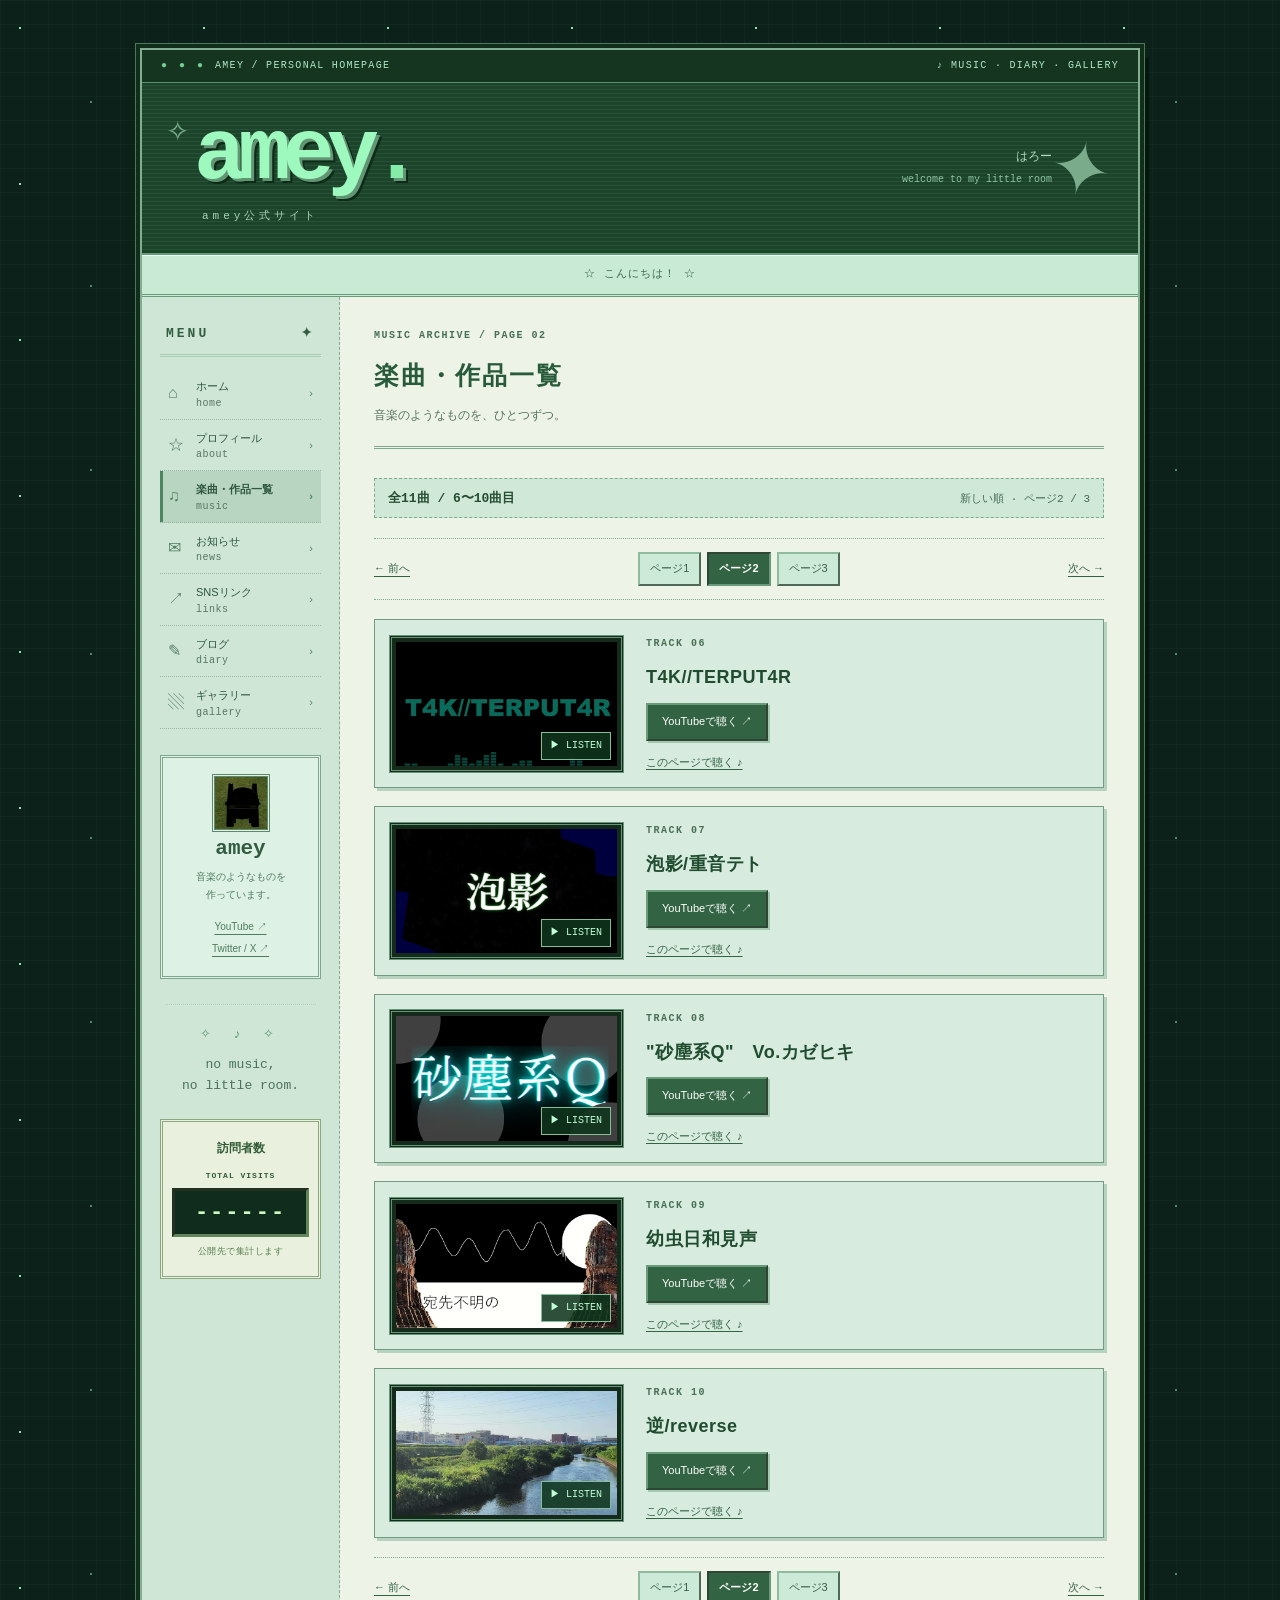
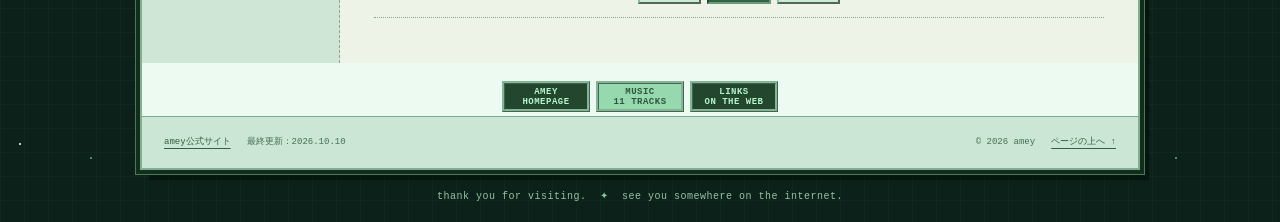
<file: works-2.html>
<!doctype html>
<html lang="ja"><head><meta charset="utf-8"><meta name="viewport" content="width=device-width,initial-scale=1"><meta name="description" content="amey公式サイト。ameyです。
色々やりたいです。
あんまりできてなくて残念です。"><meta name="theme-color" content="#0b2119"><title>楽曲・作品一覧 — ページ2 | amey公式サイト</title><link rel="icon" href="assets/ameyicon.jpg"><link rel="stylesheet" href="style.css"></head>
<body id="top"><a class="skip-link" href="#main">本文へ移動</a><div class="site-shell"><div class="top-strip"><span>AMEY / PERSONAL HOMEPAGE</span><span>♪ MUSIC · DIARY · GALLERY</span></div><header class="site-header"><a class="brand" href="index.html" aria-label="amey公式サイト ホーム"><span class="brand-orbit" aria-hidden="true">✧</span><span class="brand-name">amey<span class="brand-dot">.</span></span><span class="brand-subtitle">amey公式サイト</span></a><div class="header-note">はろー<br><span>welcome to my little room</span></div><span class="header-spark" aria-hidden="true">✦</span></header><div class="welcome-strip">☆ こんにちは！ ☆</div><div class="site-body"><aside class="sidebar"><div class="sidebar-heading">MENU <span aria-hidden="true">✦</span></div><nav aria-label="メインメニュー"><a href="index.html"><span class="nav-symbol" aria-hidden="true">⌂</span><span>ホーム<small>home</small></span><span class="nav-arrow" aria-hidden="true">›</span></a><a href="profile.html"><span class="nav-symbol" aria-hidden="true">☆</span><span>プロフィール<small>about</small></span><span class="nav-arrow" aria-hidden="true">›</span></a><a href="works.html" aria-current="true"><span class="nav-symbol" aria-hidden="true">♫</span><span>楽曲・作品一覧<small>music</small></span><span class="nav-arrow" aria-hidden="true">›</span></a><a href="news.html"><span class="nav-symbol" aria-hidden="true">✉</span><span>お知らせ<small>news</small></span><span class="nav-arrow" aria-hidden="true">›</span></a><a href="links.html"><span class="nav-symbol" aria-hidden="true">↗</span><span>SNSリンク<small>links</small></span><span class="nav-arrow" aria-hidden="true">›</span></a><a href="blog.html"><span class="nav-symbol" aria-hidden="true">✎</span><span>ブログ<small>diary</small></span><span class="nav-arrow" aria-hidden="true">›</span></a><a href="gallery.html"><span class="nav-symbol" aria-hidden="true">▧</span><span>ギャラリー<small>gallery</small></span><span class="nav-arrow" aria-hidden="true">›</span></a></nav><div class="sidebar-mini"><img src="assets/ameyicon.jpg" width="400" height="400" alt=""><strong>amey</strong><p>音楽のようなものを<br>作っています。</p><a href="https://www.youtube.com/@amey-s1p" target="_blank" rel="noopener noreferrer">YouTube ↗</a><a href="https://x.com/ameotoko0527_2" target="_blank" rel="noopener noreferrer">Twitter / X ↗</a></div><div class="little-banner" aria-hidden="true"><span>✧ ♪ ✧</span><b>no music,<br>no little room.</b></div><section class="visit-counter" data-visit-counter="" data-counter-host="ame99558-cpu.github.io" data-counter-url="https://ame99558-cpu.github.io/" aria-label="訪問者数"><h2>訪問者数</h2><span class="counter-label">TOTAL VISITS</span><output class="counter-number" data-visitor-total="" aria-live="polite">------</output><small data-counter-note="">累計訪問回数</small></section></aside><main id="main"><div class="page-heading"><span class="eyebrow">MUSIC ARCHIVE / PAGE 02</span><h1>楽曲・作品一覧</h1><p>音楽のようなものを、ひとつずつ。</p></div><div class="catalog-tools"><strong>全11曲 / 6〜10曲目</strong><span>新しい順 · ページ2 / 3</span></div><nav class="pagination" aria-label="楽曲一覧ページ（上）"><a class="page-direction" href="works.html" rel="prev">← 前へ</a><div class="page-numbers"><a class="page-number" href="works.html">ページ1</a><span class="page-number current" aria-current="page">ページ2</span><a class="page-number" href="works-3.html">ページ3</a></div><a class="page-direction" href="works-3.html" rel="next">次へ →</a></nav><div class="music-catalog"><article class="music-card catalog-card" id="track-rO7MJBOvjEg"><a class="music-cover" href="https://youtu.be/rO7MJBOvjEg" target="_blank" rel="noopener noreferrer" aria-label="T4K//TERPUT4RをYouTubeで聴く"><img src="assets/rO7MJBOvjEg.avif" width="720" height="405" alt="T4K//TERPUT4Rのサムネイル" loading="lazy"><span class="cover-play" aria-hidden="true">▶ LISTEN</span></a><div class="music-info"><span class="eyebrow">TRACK 06</span><h3>T4K//TERPUT4R</h3><a class="button" href="https://youtu.be/rO7MJBOvjEg" target="_blank" rel="noopener noreferrer">YouTubeで聴く ↗</a><button class="inline-button" type="button" data-listen="" data-video="rO7MJBOvjEg" data-title="T4K//TERPUT4R">このページで聴く ♪</button></div></article><article class="music-card catalog-card" id="track-fvUtPJN9DFg"><a class="music-cover" href="https://youtu.be/fvUtPJN9DFg" target="_blank" rel="noopener noreferrer" aria-label="泡影/重音テトをYouTubeで聴く"><img src="assets/fvUtPJN9DFg.avif" width="720" height="405" alt="泡影/重音テトのサムネイル" loading="lazy"><span class="cover-play" aria-hidden="true">▶ LISTEN</span></a><div class="music-info"><span class="eyebrow">TRACK 07</span><h3>泡影/重音テト</h3><a class="button" href="https://youtu.be/fvUtPJN9DFg" target="_blank" rel="noopener noreferrer">YouTubeで聴く ↗</a><button class="inline-button" type="button" data-listen="" data-video="fvUtPJN9DFg" data-title="泡影/重音テト">このページで聴く ♪</button></div></article><article class="music-card catalog-card" id="track-JagtMWtm3Ks"><a class="music-cover" href="https://youtu.be/JagtMWtm3Ks" target="_blank" rel="noopener noreferrer" aria-label="&quot;砂塵系Q&quot;　Vo.カゼヒキをYouTubeで聴く"><img src="assets/JagtMWtm3Ks.avif" width="720" height="405" alt="&quot;砂塵系Q&quot;　Vo.カゼヒキのサムネイル" loading="lazy"><span class="cover-play" aria-hidden="true">▶ LISTEN</span></a><div class="music-info"><span class="eyebrow">TRACK 08</span><h3>"砂塵系Q"　Vo.カゼヒキ</h3><a class="button" href="https://youtu.be/JagtMWtm3Ks" target="_blank" rel="noopener noreferrer">YouTubeで聴く ↗</a><button class="inline-button" type="button" data-listen="" data-video="JagtMWtm3Ks" data-title="&quot;砂塵系Q&quot;　Vo.カゼヒキ">このページで聴く ♪</button></div></article><article class="music-card catalog-card" id="track-wXXBCtDNeVQ"><a class="music-cover" href="https://youtu.be/wXXBCtDNeVQ" target="_blank" rel="noopener noreferrer" aria-label="幼虫日和見声をYouTubeで聴く"><img src="assets/wXXBCtDNeVQ.avif" width="720" height="405" alt="幼虫日和見声のサムネイル" loading="lazy"><span class="cover-play" aria-hidden="true">▶ LISTEN</span></a><div class="music-info"><span class="eyebrow">TRACK 09</span><h3>幼虫日和見声</h3><a class="button" href="https://youtu.be/wXXBCtDNeVQ" target="_blank" rel="noopener noreferrer">YouTubeで聴く ↗</a><button class="inline-button" type="button" data-listen="" data-video="wXXBCtDNeVQ" data-title="幼虫日和見声">このページで聴く ♪</button></div></article><article class="music-card catalog-card" id="track-jtKmRBQB5Mc"><a class="music-cover" href="https://youtu.be/jtKmRBQB5Mc" target="_blank" rel="noopener noreferrer" aria-label="逆/reverseをYouTubeで聴く"><img src="assets/jtKmRBQB5Mc.avif" width="720" height="405" alt="逆/reverseのサムネイル" loading="lazy"><span class="cover-play" aria-hidden="true">▶ LISTEN</span></a><div class="music-info"><span class="eyebrow">TRACK 10</span><h3>逆/reverse</h3><a class="button" href="https://youtu.be/jtKmRBQB5Mc" target="_blank" rel="noopener noreferrer">YouTubeで聴く ↗</a><button class="inline-button" type="button" data-listen="" data-video="jtKmRBQB5Mc" data-title="逆/reverse">このページで聴く ♪</button></div></article></div><nav class="pagination" aria-label="楽曲一覧ページ（下）"><a class="page-direction" href="works.html" rel="prev">← 前へ</a><div class="page-numbers"><a class="page-number" href="works.html">ページ1</a><span class="page-number current" aria-current="page">ページ2</span><a class="page-number" href="works-3.html">ページ3</a></div><a class="page-direction" href="works-3.html" rel="next">次へ →</a></nav></main></div><div class="pixel-badges footer-badges"><a class="pixel-badge" href="index.html">AMEY<br>HOMEPAGE</a><a class="pixel-badge light" href="works.html">MUSIC<br>11 TRACKS</a><a class="pixel-badge" href="links.html">LINKS<br>ON THE WEB</a></div><footer><div><a href="index.html">amey公式サイト</a><span>最終更新：2026.10.10</span></div><div><span>© 2026 amey</span><a href="#top" data-top="">ページの上へ ↑</a></div></footer></div><p class="outside-note">thank you for visiting. <span aria-hidden="true">✦</span> see you somewhere on the internet.</p><dialog id="player-dialog" aria-labelledby="player-title"><div class="dialog-top"><h2 id="player-title">最新曲</h2><button type="button" data-close="" aria-label="プレーヤーを閉じる">×</button></div><div id="player-frame"></div><p><a href="https://youtu.be/kgEHxt5nW2k" target="_blank" rel="noopener noreferrer">YouTubeで開く ↗</a></p></dialog><script>const player = document.querySelector('#player-dialog');
const frame = document.querySelector('#player-frame');
document.querySelectorAll('[data-listen]').forEach(button => button.addEventListener('click', () => {
  frame.replaceChildren();
  const iframe = document.createElement('iframe');
  iframe.className = 'video-frame';
  const id = button.dataset.video;
  const title = button.dataset.title;
  if(!/^[a-zA-Z0-9_-]{11}$/.test(id)) return;
  iframe.src = 'https://www.youtube-nocookie.com/embed/' + id;
  iframe.title = title + ' — YouTubeプレーヤー';
  document.querySelector('#player-title').textContent = title;
  const external = player.querySelector('p a');
  external.href = 'https://youtu.be/' + id;
  iframe.allow = 'encrypted-media; fullscreen; picture-in-picture';
  iframe.referrerPolicy = 'strict-origin-when-cross-origin';
  iframe.allowFullscreen = true;
  frame.append(iframe);
  player.showModal();
}));
document.querySelector('[data-close]').addEventListener('click', () => player.close());
player.addEventListener('close', () => frame.replaceChildren());
player.addEventListener('click', event => {
  if(event.target === player) {
    const rect = player.getBoundingClientRect();
    if(event.clientX < rect.left || event.clientX > rect.right || event.clientY < rect.top || event.clientY > rect.bottom) player.close();
  }
});
document.querySelector('[data-top]').addEventListener('click', event => {
  event.preventDefault();
  window.scrollTo({top: 0, behavior: matchMedia('(prefers-reduced-motion: reduce)').matches ? 'instant' : 'smooth'});
});

/* AMEY VISITOR COUNTER */
(() => {
  'use strict';
  const box=document.querySelector('[data-visit-counter]');
  if(!box)return;
  const number=box.querySelector('[data-visitor-total]');
  const note=box.querySelector('[data-counter-note]');
  const site=box.dataset.counterUrl;
  const interval=30*60*1000;
  const key='amey-visits:'+site;
  function display(value){number.textContent=String(value).padStart(6,'0');}
  if(window.frameElement||!/^https?:$/.test(location.protocol)||location.hostname!==box.dataset.counterHost){
    note.textContent='公開先で集計します';
    return;
  }
  async function request(action){
    const endpoint=new URL('https://hitscounter.dev/api/'+action);
    endpoint.searchParams.set('url',site);
    if(action==='hit'){
      endpoint.searchParams.set('output','json');
      endpoint.searchParams.set('tz','Asia/Tokyo');
    }
    const controller=new AbortController();
    const timer=setTimeout(()=>controller.abort(),8000);
    try{
      const response=await fetch(endpoint.href,{credentials:'omit',referrerPolicy:'no-referrer',cache:'no-store',signal:controller.signal});
      if(!response.ok)throw Error('Counter unavailable');
      const result=await response.json();
      if(!Number.isSafeInteger(result.total_hits)||result.total_hits<0)throw Error('Invalid counter response');
      return result.total_hits;
    }finally{clearTimeout(timer);}
  }
  async function update(){
    const now=Date.now();
    let previous=null,canStore=true;
    try{
      previous=JSON.parse(localStorage.getItem(key));
      if(!previous||!Number.isFinite(previous.lastSeen))previous=null;
      // Reserve this visit before sending, so a navigation or uncertain response
      // does not record it again. Another tab reads the same reservation.
      localStorage.setItem(key,JSON.stringify({lastSeen:now,total:previous?.total??null}));
    }catch{canStore=false;}
    const isNewVisit=canStore&&(!previous||now-previous.lastSeen>=interval);
    if(Number.isSafeInteger(previous?.total)&&previous.total>=0)display(previous.total);
    try{
      const total=await request(isNewVisit?'hit':'history');
      display(total);
      note.textContent='累計訪問回数';
      if(canStore)try{localStorage.setItem(key,JSON.stringify({lastSeen:Date.now(),total}));}catch{}
    }catch{
      note.textContent=Number.isSafeInteger(previous?.total)?'前回取得した訪問数':'ただいま集計できません';
    }
  }
  const operation=navigator.locks?navigator.locks.request(key,update):update();
  operation.catch(()=>{note.textContent='ただいま集計できません';});
})();

// Resize only the comments frame, accepting its own origin and window.
window.addEventListener('message',function(event){
  const frame=document.querySelector('.comments-frame');if(!frame)return;
  if(event.source!==frame.contentWindow||event.origin!==new URL(frame.src).origin||event.data?.type!=='amey-comments-height')return;
  const height=event.data.height;if(typeof height!=='number'||!Number.isFinite(height))return;
  frame.style.height=Math.max(120,Math.min(2400,Math.ceil(height)))+'px';
});
</script></body></html>
</file>
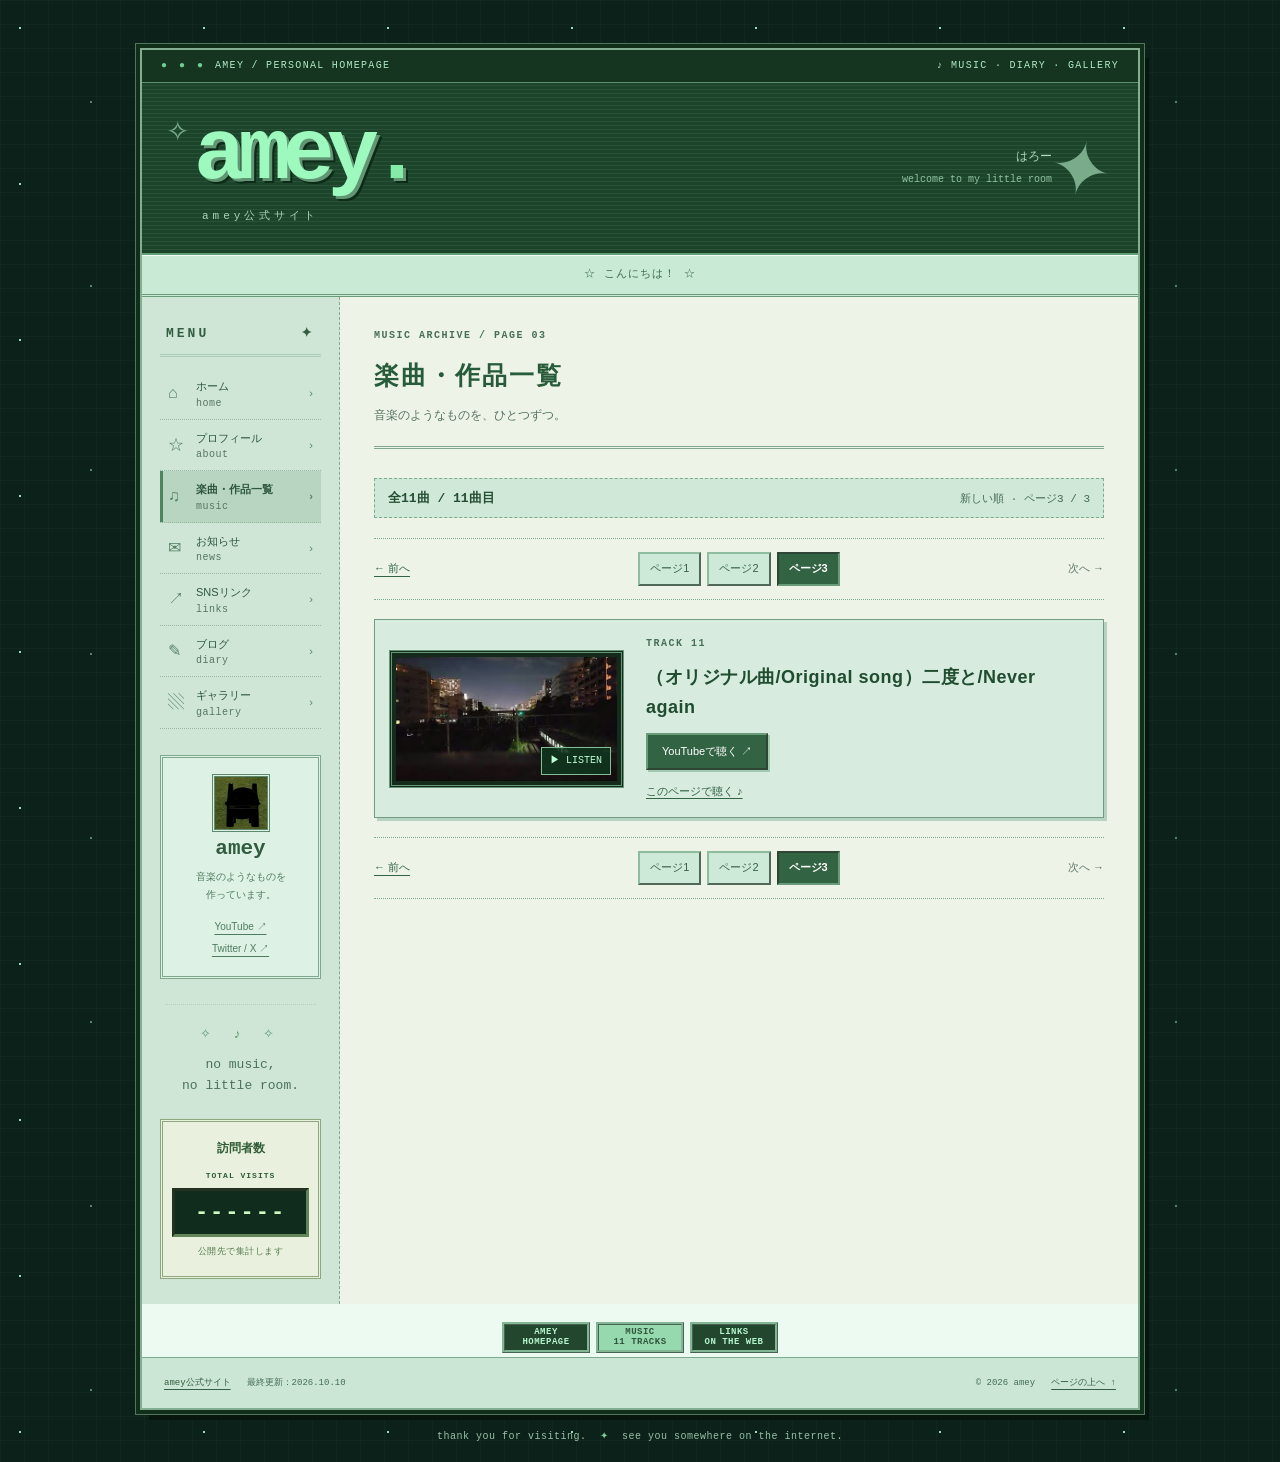
<file: works-3.html>
<!doctype html>
<html lang="ja"><head><meta charset="utf-8"><meta name="viewport" content="width=device-width,initial-scale=1"><meta name="description" content="amey公式サイト。ameyです。
色々やりたいです。
あんまりできてなくて残念です。"><meta name="theme-color" content="#0b2119"><title>楽曲・作品一覧 — ページ3 | amey公式サイト</title><link rel="icon" href="assets/ameyicon.jpg"><link rel="stylesheet" href="style.css"></head>
<body id="top"><a class="skip-link" href="#main">本文へ移動</a><div class="site-shell"><div class="top-strip"><span>AMEY / PERSONAL HOMEPAGE</span><span>♪ MUSIC · DIARY · GALLERY</span></div><header class="site-header"><a class="brand" href="index.html" aria-label="amey公式サイト ホーム"><span class="brand-orbit" aria-hidden="true">✧</span><span class="brand-name">amey<span class="brand-dot">.</span></span><span class="brand-subtitle">amey公式サイト</span></a><div class="header-note">はろー<br><span>welcome to my little room</span></div><span class="header-spark" aria-hidden="true">✦</span></header><div class="welcome-strip">☆ こんにちは！ ☆</div><div class="site-body"><aside class="sidebar"><div class="sidebar-heading">MENU <span aria-hidden="true">✦</span></div><nav aria-label="メインメニュー"><a href="index.html"><span class="nav-symbol" aria-hidden="true">⌂</span><span>ホーム<small>home</small></span><span class="nav-arrow" aria-hidden="true">›</span></a><a href="profile.html"><span class="nav-symbol" aria-hidden="true">☆</span><span>プロフィール<small>about</small></span><span class="nav-arrow" aria-hidden="true">›</span></a><a href="works.html" aria-current="true"><span class="nav-symbol" aria-hidden="true">♫</span><span>楽曲・作品一覧<small>music</small></span><span class="nav-arrow" aria-hidden="true">›</span></a><a href="news.html"><span class="nav-symbol" aria-hidden="true">✉</span><span>お知らせ<small>news</small></span><span class="nav-arrow" aria-hidden="true">›</span></a><a href="links.html"><span class="nav-symbol" aria-hidden="true">↗</span><span>SNSリンク<small>links</small></span><span class="nav-arrow" aria-hidden="true">›</span></a><a href="blog.html"><span class="nav-symbol" aria-hidden="true">✎</span><span>ブログ<small>diary</small></span><span class="nav-arrow" aria-hidden="true">›</span></a><a href="gallery.html"><span class="nav-symbol" aria-hidden="true">▧</span><span>ギャラリー<small>gallery</small></span><span class="nav-arrow" aria-hidden="true">›</span></a></nav><div class="sidebar-mini"><img src="assets/ameyicon.jpg" width="400" height="400" alt=""><strong>amey</strong><p>音楽のようなものを<br>作っています。</p><a href="https://www.youtube.com/@amey-s1p" target="_blank" rel="noopener noreferrer">YouTube ↗</a><a href="https://x.com/ameotoko0527_2" target="_blank" rel="noopener noreferrer">Twitter / X ↗</a></div><div class="little-banner" aria-hidden="true"><span>✧ ♪ ✧</span><b>no music,<br>no little room.</b></div><section class="visit-counter" data-visit-counter="" data-counter-host="ame99558-cpu.github.io" data-counter-url="https://ame99558-cpu.github.io/" aria-label="訪問者数"><h2>訪問者数</h2><span class="counter-label">TOTAL VISITS</span><output class="counter-number" data-visitor-total="" aria-live="polite">------</output><small data-counter-note="">累計訪問回数</small></section></aside><main id="main"><div class="page-heading"><span class="eyebrow">MUSIC ARCHIVE / PAGE 03</span><h1>楽曲・作品一覧</h1><p>音楽のようなものを、ひとつずつ。</p></div><div class="catalog-tools"><strong>全11曲 / 11曲目</strong><span>新しい順 · ページ3 / 3</span></div><nav class="pagination" aria-label="楽曲一覧ページ（上）"><a class="page-direction" href="works-2.html" rel="prev">← 前へ</a><div class="page-numbers"><a class="page-number" href="works.html">ページ1</a><a class="page-number" href="works-2.html">ページ2</a><span class="page-number current" aria-current="page">ページ3</span></div><span class="page-direction disabled">次へ →</span></nav><div class="music-catalog"><article class="music-card catalog-card" id="track-xE91RkYFnRA"><a class="music-cover" href="https://youtu.be/xE91RkYFnRA" target="_blank" rel="noopener noreferrer" aria-label="（オリジナル曲/Original song）二度と/Never againをYouTubeで聴く"><img src="assets/xE91RkYFnRA.avif" width="720" height="405" alt="（オリジナル曲/Original song）二度と/Never againのサムネイル" loading="lazy"><span class="cover-play" aria-hidden="true">▶ LISTEN</span></a><div class="music-info"><span class="eyebrow">TRACK 11</span><h3>（オリジナル曲/Original song）二度と/Never again</h3><a class="button" href="https://youtu.be/xE91RkYFnRA" target="_blank" rel="noopener noreferrer">YouTubeで聴く ↗</a><button class="inline-button" type="button" data-listen="" data-video="xE91RkYFnRA" data-title="（オリジナル曲/Original song）二度と/Never again">このページで聴く ♪</button></div></article></div><nav class="pagination" aria-label="楽曲一覧ページ（下）"><a class="page-direction" href="works-2.html" rel="prev">← 前へ</a><div class="page-numbers"><a class="page-number" href="works.html">ページ1</a><a class="page-number" href="works-2.html">ページ2</a><span class="page-number current" aria-current="page">ページ3</span></div><span class="page-direction disabled">次へ →</span></nav></main></div><div class="pixel-badges footer-badges"><a class="pixel-badge" href="index.html">AMEY<br>HOMEPAGE</a><a class="pixel-badge light" href="works.html">MUSIC<br>11 TRACKS</a><a class="pixel-badge" href="links.html">LINKS<br>ON THE WEB</a></div><footer><div><a href="index.html">amey公式サイト</a><span>最終更新：2026.10.10</span></div><div><span>© 2026 amey</span><a href="#top" data-top="">ページの上へ ↑</a></div></footer></div><p class="outside-note">thank you for visiting. <span aria-hidden="true">✦</span> see you somewhere on the internet.</p><dialog id="player-dialog" aria-labelledby="player-title"><div class="dialog-top"><h2 id="player-title">最新曲</h2><button type="button" data-close="" aria-label="プレーヤーを閉じる">×</button></div><div id="player-frame"></div><p><a href="https://youtu.be/kgEHxt5nW2k" target="_blank" rel="noopener noreferrer">YouTubeで開く ↗</a></p></dialog><script>const player = document.querySelector('#player-dialog');
const frame = document.querySelector('#player-frame');
document.querySelectorAll('[data-listen]').forEach(button => button.addEventListener('click', () => {
  frame.replaceChildren();
  const iframe = document.createElement('iframe');
  iframe.className = 'video-frame';
  const id = button.dataset.video;
  const title = button.dataset.title;
  if(!/^[a-zA-Z0-9_-]{11}$/.test(id)) return;
  iframe.src = 'https://www.youtube-nocookie.com/embed/' + id;
  iframe.title = title + ' — YouTubeプレーヤー';
  document.querySelector('#player-title').textContent = title;
  const external = player.querySelector('p a');
  external.href = 'https://youtu.be/' + id;
  iframe.allow = 'encrypted-media; fullscreen; picture-in-picture';
  iframe.referrerPolicy = 'strict-origin-when-cross-origin';
  iframe.allowFullscreen = true;
  frame.append(iframe);
  player.showModal();
}));
document.querySelector('[data-close]').addEventListener('click', () => player.close());
player.addEventListener('close', () => frame.replaceChildren());
player.addEventListener('click', event => {
  if(event.target === player) {
    const rect = player.getBoundingClientRect();
    if(event.clientX < rect.left || event.clientX > rect.right || event.clientY < rect.top || event.clientY > rect.bottom) player.close();
  }
});
document.querySelector('[data-top]').addEventListener('click', event => {
  event.preventDefault();
  window.scrollTo({top: 0, behavior: matchMedia('(prefers-reduced-motion: reduce)').matches ? 'instant' : 'smooth'});
});

/* AMEY VISITOR COUNTER */
(() => {
  'use strict';
  const box=document.querySelector('[data-visit-counter]');
  if(!box)return;
  const number=box.querySelector('[data-visitor-total]');
  const note=box.querySelector('[data-counter-note]');
  const site=box.dataset.counterUrl;
  const interval=30*60*1000;
  const key='amey-visits:'+site;
  function display(value){number.textContent=String(value).padStart(6,'0');}
  if(window.frameElement||!/^https?:$/.test(location.protocol)||location.hostname!==box.dataset.counterHost){
    note.textContent='公開先で集計します';
    return;
  }
  async function request(action){
    const endpoint=new URL('https://hitscounter.dev/api/'+action);
    endpoint.searchParams.set('url',site);
    if(action==='hit'){
      endpoint.searchParams.set('output','json');
      endpoint.searchParams.set('tz','Asia/Tokyo');
    }
    const controller=new AbortController();
    const timer=setTimeout(()=>controller.abort(),8000);
    try{
      const response=await fetch(endpoint.href,{credentials:'omit',referrerPolicy:'no-referrer',cache:'no-store',signal:controller.signal});
      if(!response.ok)throw Error('Counter unavailable');
      const result=await response.json();
      if(!Number.isSafeInteger(result.total_hits)||result.total_hits<0)throw Error('Invalid counter response');
      return result.total_hits;
    }finally{clearTimeout(timer);}
  }
  async function update(){
    const now=Date.now();
    let previous=null,canStore=true;
    try{
      previous=JSON.parse(localStorage.getItem(key));
      if(!previous||!Number.isFinite(previous.lastSeen))previous=null;
      // Reserve this visit before sending, so a navigation or uncertain response
      // does not record it again. Another tab reads the same reservation.
      localStorage.setItem(key,JSON.stringify({lastSeen:now,total:previous?.total??null}));
    }catch{canStore=false;}
    const isNewVisit=canStore&&(!previous||now-previous.lastSeen>=interval);
    if(Number.isSafeInteger(previous?.total)&&previous.total>=0)display(previous.total);
    try{
      const total=await request(isNewVisit?'hit':'history');
      display(total);
      note.textContent='累計訪問回数';
      if(canStore)try{localStorage.setItem(key,JSON.stringify({lastSeen:Date.now(),total}));}catch{}
    }catch{
      note.textContent=Number.isSafeInteger(previous?.total)?'前回取得した訪問数':'ただいま集計できません';
    }
  }
  const operation=navigator.locks?navigator.locks.request(key,update):update();
  operation.catch(()=>{note.textContent='ただいま集計できません';});
})();

// Resize only the comments frame, accepting its own origin and window.
window.addEventListener('message',function(event){
  const frame=document.querySelector('.comments-frame');if(!frame)return;
  if(event.source!==frame.contentWindow||event.origin!==new URL(frame.src).origin||event.data?.type!=='amey-comments-height')return;
  const height=event.data.height;if(typeof height!=='number'||!Number.isFinite(height))return;
  frame.style.height=Math.max(120,Math.min(2400,Math.ceil(height)))+'px';
});
</script></body></html>
</file>
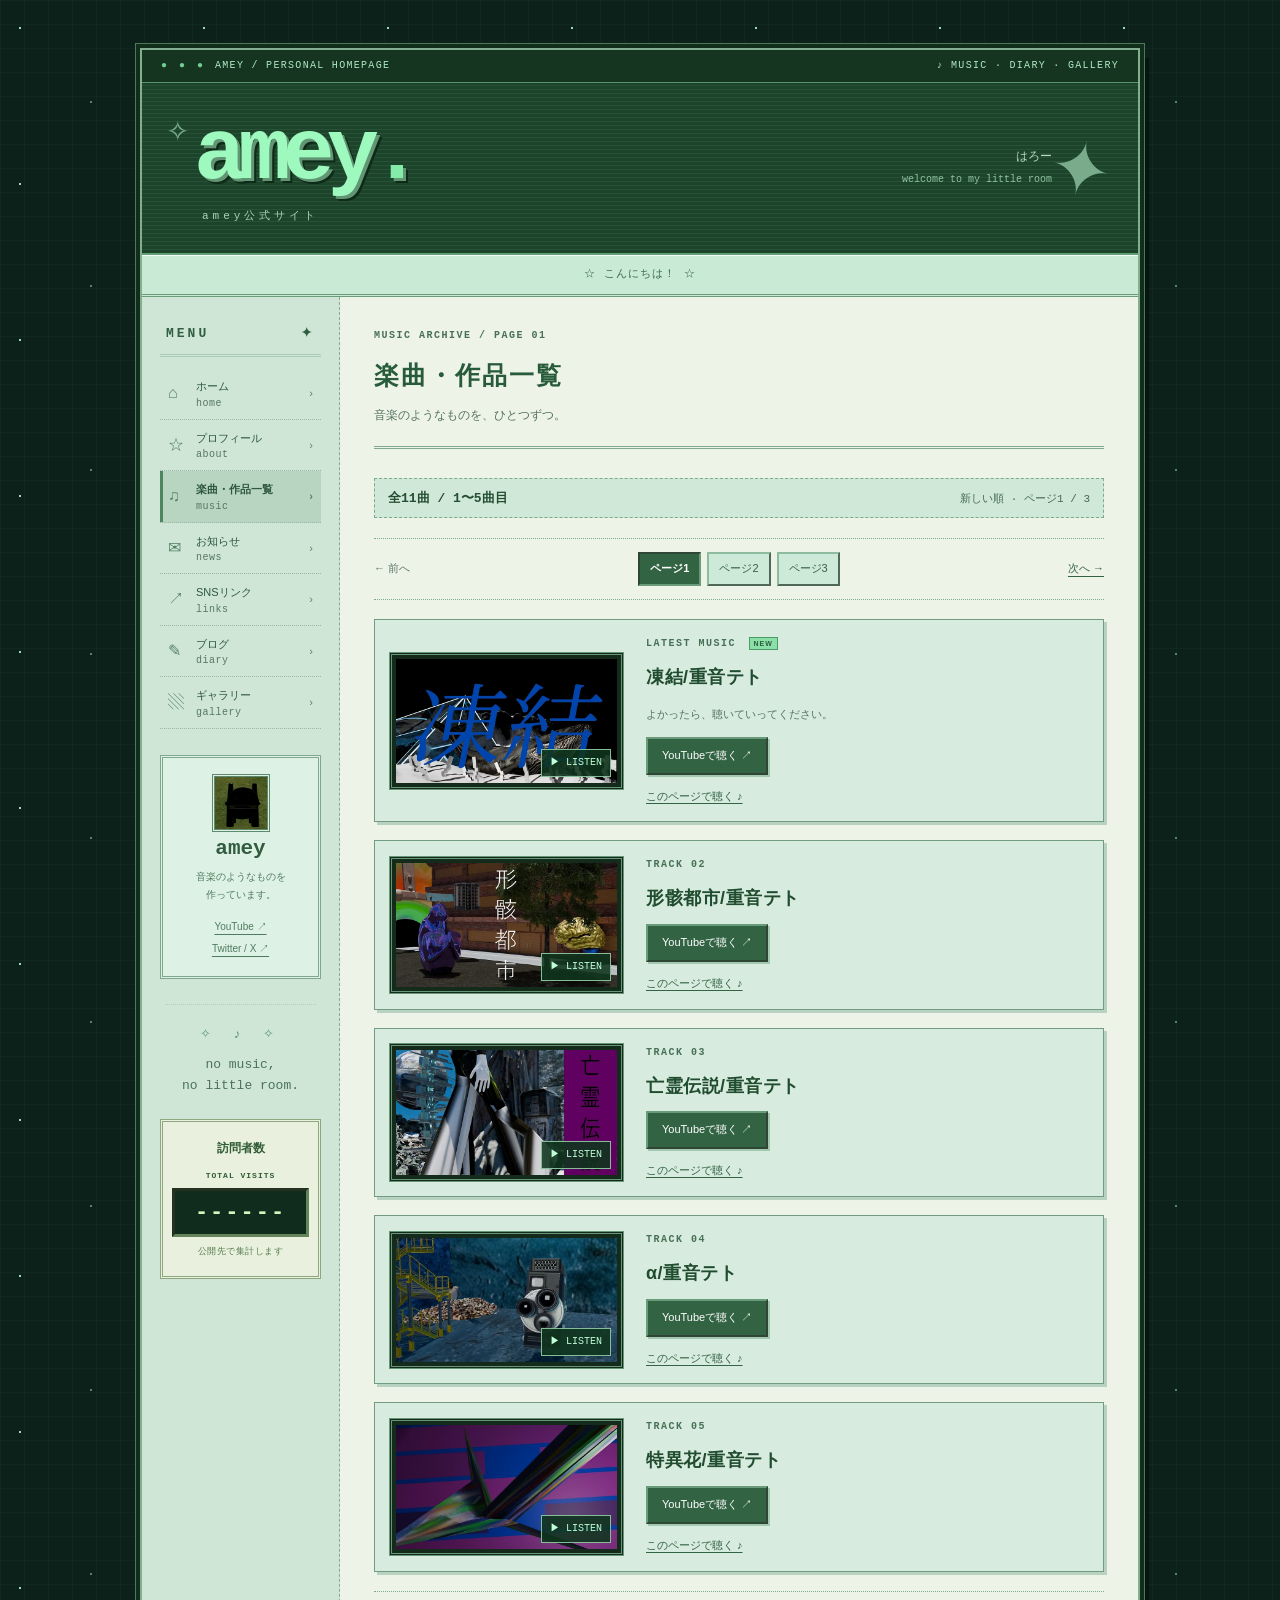
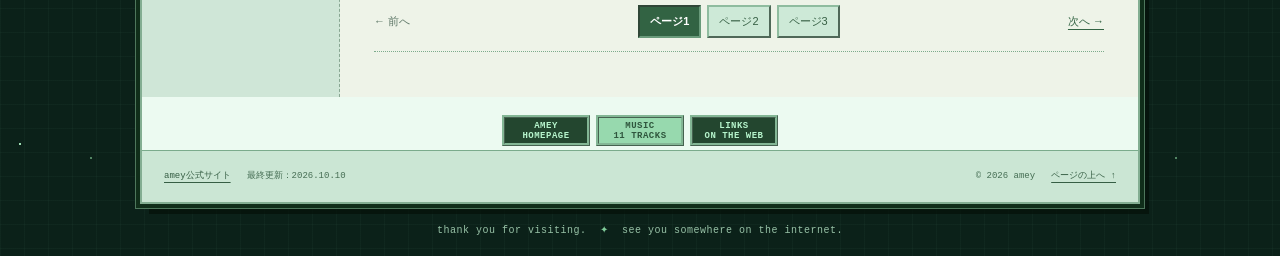
<file: works.html>
<!doctype html>
<html lang="ja"><head><meta charset="utf-8"><meta name="viewport" content="width=device-width,initial-scale=1"><meta name="description" content="amey公式サイト。ameyです。
色々やりたいです。
あんまりできてなくて残念です。"><meta name="theme-color" content="#0b2119"><title>楽曲・作品一覧 | amey公式サイト</title><link rel="icon" href="assets/ameyicon.jpg"><link rel="stylesheet" href="style.css"></head>
<body id="top"><a class="skip-link" href="#main">本文へ移動</a><div class="site-shell"><div class="top-strip"><span>AMEY / PERSONAL HOMEPAGE</span><span>♪ MUSIC · DIARY · GALLERY</span></div><header class="site-header"><a class="brand" href="index.html" aria-label="amey公式サイト ホーム"><span class="brand-orbit" aria-hidden="true">✧</span><span class="brand-name">amey<span class="brand-dot">.</span></span><span class="brand-subtitle">amey公式サイト</span></a><div class="header-note">はろー<br><span>welcome to my little room</span></div><span class="header-spark" aria-hidden="true">✦</span></header><div class="welcome-strip">☆ こんにちは！ ☆</div><div class="site-body"><aside class="sidebar"><div class="sidebar-heading">MENU <span aria-hidden="true">✦</span></div><nav aria-label="メインメニュー"><a href="index.html"><span class="nav-symbol" aria-hidden="true">⌂</span><span>ホーム<small>home</small></span><span class="nav-arrow" aria-hidden="true">›</span></a><a href="profile.html"><span class="nav-symbol" aria-hidden="true">☆</span><span>プロフィール<small>about</small></span><span class="nav-arrow" aria-hidden="true">›</span></a><a href="works.html" aria-current="page"><span class="nav-symbol" aria-hidden="true">♫</span><span>楽曲・作品一覧<small>music</small></span><span class="nav-arrow" aria-hidden="true">›</span></a><a href="news.html"><span class="nav-symbol" aria-hidden="true">✉</span><span>お知らせ<small>news</small></span><span class="nav-arrow" aria-hidden="true">›</span></a><a href="links.html"><span class="nav-symbol" aria-hidden="true">↗</span><span>SNSリンク<small>links</small></span><span class="nav-arrow" aria-hidden="true">›</span></a><a href="blog.html"><span class="nav-symbol" aria-hidden="true">✎</span><span>ブログ<small>diary</small></span><span class="nav-arrow" aria-hidden="true">›</span></a><a href="gallery.html"><span class="nav-symbol" aria-hidden="true">▧</span><span>ギャラリー<small>gallery</small></span><span class="nav-arrow" aria-hidden="true">›</span></a></nav><div class="sidebar-mini"><img src="assets/ameyicon.jpg" width="400" height="400" alt=""><strong>amey</strong><p>音楽のようなものを<br>作っています。</p><a href="https://www.youtube.com/@amey-s1p" target="_blank" rel="noopener noreferrer">YouTube ↗</a><a href="https://x.com/ameotoko0527_2" target="_blank" rel="noopener noreferrer">Twitter / X ↗</a></div><div class="little-banner" aria-hidden="true"><span>✧ ♪ ✧</span><b>no music,<br>no little room.</b></div><section class="visit-counter" data-visit-counter="" data-counter-host="ame99558-cpu.github.io" data-counter-url="https://ame99558-cpu.github.io/" aria-label="訪問者数"><h2>訪問者数</h2><span class="counter-label">TOTAL VISITS</span><output class="counter-number" data-visitor-total="" aria-live="polite">------</output><small data-counter-note="">累計訪問回数</small></section></aside><main id="main"><div class="page-heading"><span class="eyebrow">MUSIC ARCHIVE / PAGE 01</span><h1>楽曲・作品一覧</h1><p>音楽のようなものを、ひとつずつ。</p></div><div class="catalog-tools"><strong>全11曲 / 1〜5曲目</strong><span>新しい順 · ページ1 / 3</span></div><nav class="pagination" aria-label="楽曲一覧ページ（上）"><span class="page-direction disabled">← 前へ</span><div class="page-numbers"><span class="page-number current" aria-current="page">ページ1</span><a class="page-number" href="works-2.html">ページ2</a><a class="page-number" href="works-3.html">ページ3</a></div><a class="page-direction" href="works-2.html" rel="next">次へ →</a></nav><div class="music-catalog"><article class="music-card catalog-card" id="track-kgEHxt5nW2k"><a class="music-cover" href="https://youtu.be/kgEHxt5nW2k" target="_blank" rel="noopener noreferrer" aria-label="凍結/重音テトをYouTubeで聴く"><img src="assets/kgEHxt5nW2k.avif" width="720" height="405" alt="凍結/重音テトのサムネイル" loading="eager"><span class="cover-play" aria-hidden="true">▶ LISTEN</span></a><div class="music-info"><span class="eyebrow">LATEST MUSIC <span class="new">NEW</span></span><h3>凍結/重音テト</h3><p>よかったら、聴いていってください。</p><a class="button" href="https://youtu.be/kgEHxt5nW2k" target="_blank" rel="noopener noreferrer">YouTubeで聴く ↗</a><button class="inline-button" type="button" data-listen="" data-video="kgEHxt5nW2k" data-title="凍結/重音テト">このページで聴く ♪</button></div></article><article class="music-card catalog-card" id="track-NejNcUQGtm4"><a class="music-cover" href="https://youtu.be/NejNcUQGtm4" target="_blank" rel="noopener noreferrer" aria-label="形骸都市/重音テトをYouTubeで聴く"><img src="assets/NejNcUQGtm4.avif" width="720" height="405" alt="形骸都市/重音テトのサムネイル" loading="lazy"><span class="cover-play" aria-hidden="true">▶ LISTEN</span></a><div class="music-info"><span class="eyebrow">TRACK 02</span><h3>形骸都市/重音テト</h3><a class="button" href="https://youtu.be/NejNcUQGtm4" target="_blank" rel="noopener noreferrer">YouTubeで聴く ↗</a><button class="inline-button" type="button" data-listen="" data-video="NejNcUQGtm4" data-title="形骸都市/重音テト">このページで聴く ♪</button></div></article><article class="music-card catalog-card" id="track-z5H8yndtdcI"><a class="music-cover" href="https://youtu.be/z5H8yndtdcI" target="_blank" rel="noopener noreferrer" aria-label="亡霊伝説/重音テトをYouTubeで聴く"><img src="assets/z5H8yndtdcI.avif" width="720" height="405" alt="亡霊伝説/重音テトのサムネイル" loading="lazy"><span class="cover-play" aria-hidden="true">▶ LISTEN</span></a><div class="music-info"><span class="eyebrow">TRACK 03</span><h3>亡霊伝説/重音テト</h3><a class="button" href="https://youtu.be/z5H8yndtdcI" target="_blank" rel="noopener noreferrer">YouTubeで聴く ↗</a><button class="inline-button" type="button" data-listen="" data-video="z5H8yndtdcI" data-title="亡霊伝説/重音テト">このページで聴く ♪</button></div></article><article class="music-card catalog-card" id="track-O3f3eTL83UA"><a class="music-cover" href="https://youtu.be/O3f3eTL83UA" target="_blank" rel="noopener noreferrer" aria-label="α/重音テトをYouTubeで聴く"><img src="assets/O3f3eTL83UA.avif" width="720" height="405" alt="α/重音テトのサムネイル" loading="lazy"><span class="cover-play" aria-hidden="true">▶ LISTEN</span></a><div class="music-info"><span class="eyebrow">TRACK 04</span><h3>α/重音テト</h3><a class="button" href="https://youtu.be/O3f3eTL83UA" target="_blank" rel="noopener noreferrer">YouTubeで聴く ↗</a><button class="inline-button" type="button" data-listen="" data-video="O3f3eTL83UA" data-title="α/重音テト">このページで聴く ♪</button></div></article><article class="music-card catalog-card" id="track-oAXyLPMfZNk"><a class="music-cover" href="https://youtu.be/oAXyLPMfZNk" target="_blank" rel="noopener noreferrer" aria-label="特異花/重音テトをYouTubeで聴く"><img src="assets/oAXyLPMfZNk.avif" width="720" height="405" alt="特異花/重音テトのサムネイル" loading="lazy"><span class="cover-play" aria-hidden="true">▶ LISTEN</span></a><div class="music-info"><span class="eyebrow">TRACK 05</span><h3>特異花/重音テト</h3><a class="button" href="https://youtu.be/oAXyLPMfZNk" target="_blank" rel="noopener noreferrer">YouTubeで聴く ↗</a><button class="inline-button" type="button" data-listen="" data-video="oAXyLPMfZNk" data-title="特異花/重音テト">このページで聴く ♪</button></div></article></div><nav class="pagination" aria-label="楽曲一覧ページ（下）"><span class="page-direction disabled">← 前へ</span><div class="page-numbers"><span class="page-number current" aria-current="page">ページ1</span><a class="page-number" href="works-2.html">ページ2</a><a class="page-number" href="works-3.html">ページ3</a></div><a class="page-direction" href="works-2.html" rel="next">次へ →</a></nav></main></div><div class="pixel-badges footer-badges"><a class="pixel-badge" href="index.html">AMEY<br>HOMEPAGE</a><a class="pixel-badge light" href="works.html">MUSIC<br>11 TRACKS</a><a class="pixel-badge" href="links.html">LINKS<br>ON THE WEB</a></div><footer><div><a href="index.html">amey公式サイト</a><span>最終更新：2026.10.10</span></div><div><span>© 2026 amey</span><a href="#top" data-top="">ページの上へ ↑</a></div></footer></div><p class="outside-note">thank you for visiting. <span aria-hidden="true">✦</span> see you somewhere on the internet.</p><dialog id="player-dialog" aria-labelledby="player-title"><div class="dialog-top"><h2 id="player-title">最新曲</h2><button type="button" data-close="" aria-label="プレーヤーを閉じる">×</button></div><div id="player-frame"></div><p><a href="https://youtu.be/kgEHxt5nW2k" target="_blank" rel="noopener noreferrer">YouTubeで開く ↗</a></p></dialog><script>const player = document.querySelector('#player-dialog');
const frame = document.querySelector('#player-frame');
document.querySelectorAll('[data-listen]').forEach(button => button.addEventListener('click', () => {
  frame.replaceChildren();
  const iframe = document.createElement('iframe');
  iframe.className = 'video-frame';
  const id = button.dataset.video;
  const title = button.dataset.title;
  if(!/^[a-zA-Z0-9_-]{11}$/.test(id)) return;
  iframe.src = 'https://www.youtube-nocookie.com/embed/' + id;
  iframe.title = title + ' — YouTubeプレーヤー';
  document.querySelector('#player-title').textContent = title;
  const external = player.querySelector('p a');
  external.href = 'https://youtu.be/' + id;
  iframe.allow = 'encrypted-media; fullscreen; picture-in-picture';
  iframe.referrerPolicy = 'strict-origin-when-cross-origin';
  iframe.allowFullscreen = true;
  frame.append(iframe);
  player.showModal();
}));
document.querySelector('[data-close]').addEventListener('click', () => player.close());
player.addEventListener('close', () => frame.replaceChildren());
player.addEventListener('click', event => {
  if(event.target === player) {
    const rect = player.getBoundingClientRect();
    if(event.clientX < rect.left || event.clientX > rect.right || event.clientY < rect.top || event.clientY > rect.bottom) player.close();
  }
});
document.querySelector('[data-top]').addEventListener('click', event => {
  event.preventDefault();
  window.scrollTo({top: 0, behavior: matchMedia('(prefers-reduced-motion: reduce)').matches ? 'instant' : 'smooth'});
});

/* AMEY VISITOR COUNTER */
(() => {
  'use strict';
  const box=document.querySelector('[data-visit-counter]');
  if(!box)return;
  const number=box.querySelector('[data-visitor-total]');
  const note=box.querySelector('[data-counter-note]');
  const site=box.dataset.counterUrl;
  const interval=30*60*1000;
  const key='amey-visits:'+site;
  function display(value){number.textContent=String(value).padStart(6,'0');}
  if(window.frameElement||!/^https?:$/.test(location.protocol)||location.hostname!==box.dataset.counterHost){
    note.textContent='公開先で集計します';
    return;
  }
  async function request(action){
    const endpoint=new URL('https://hitscounter.dev/api/'+action);
    endpoint.searchParams.set('url',site);
    if(action==='hit'){
      endpoint.searchParams.set('output','json');
      endpoint.searchParams.set('tz','Asia/Tokyo');
    }
    const controller=new AbortController();
    const timer=setTimeout(()=>controller.abort(),8000);
    try{
      const response=await fetch(endpoint.href,{credentials:'omit',referrerPolicy:'no-referrer',cache:'no-store',signal:controller.signal});
      if(!response.ok)throw Error('Counter unavailable');
      const result=await response.json();
      if(!Number.isSafeInteger(result.total_hits)||result.total_hits<0)throw Error('Invalid counter response');
      return result.total_hits;
    }finally{clearTimeout(timer);}
  }
  async function update(){
    const now=Date.now();
    let previous=null,canStore=true;
    try{
      previous=JSON.parse(localStorage.getItem(key));
      if(!previous||!Number.isFinite(previous.lastSeen))previous=null;
      // Reserve this visit before sending, so a navigation or uncertain response
      // does not record it again. Another tab reads the same reservation.
      localStorage.setItem(key,JSON.stringify({lastSeen:now,total:previous?.total??null}));
    }catch{canStore=false;}
    const isNewVisit=canStore&&(!previous||now-previous.lastSeen>=interval);
    if(Number.isSafeInteger(previous?.total)&&previous.total>=0)display(previous.total);
    try{
      const total=await request(isNewVisit?'hit':'history');
      display(total);
      note.textContent='累計訪問回数';
      if(canStore)try{localStorage.setItem(key,JSON.stringify({lastSeen:Date.now(),total}));}catch{}
    }catch{
      note.textContent=Number.isSafeInteger(previous?.total)?'前回取得した訪問数':'ただいま集計できません';
    }
  }
  const operation=navigator.locks?navigator.locks.request(key,update):update();
  operation.catch(()=>{note.textContent='ただいま集計できません';});
})();

// Resize only the comments frame, accepting its own origin and window.
window.addEventListener('message',function(event){
  const frame=document.querySelector('.comments-frame');if(!frame)return;
  if(event.source!==frame.contentWindow||event.origin!==new URL(frame.src).origin||event.data?.type!=='amey-comments-height')return;
  const height=event.data.height;if(typeof height!=='number'||!Number.isFinite(height))return;
  frame.style.height=Math.max(120,Math.min(2400,Math.ceil(height)))+'px';
});
</script></body></html>
</file>
<file: style.css>
*{box-sizing:border-box}html{scroll-behavior:smooth}body{margin:0;color:hsl(140.8163265306123 17.24137931034483% 22.745098039215687%);font-family:"Yu Gothic","Meiryo",sans-serif;font-size:14px;line-height:1.8;background-color:hsl(140.8163265306123 36.36363636363637% 12.941176470588237%);background-image:radial-gradient(circle at 20px 28px,hsl(140.8163265306123 29.341317365269482% 67.25490196078432%) 0 1px,transparent 1.3px),radial-gradient(circle at 91px 102px,hsl(140.8163265306123 23.456790123456795% 47.647058823529406%) 0 1px,transparent 1.3px),radial-gradient(circle at 142px 62px,hsl(140.8163265306123 55.93220338983051% 76.86274509803921%) 0 .8px,transparent 1.2px),radial-gradient(ellipse at 50% 0,hsl(140.8163265306123 25.37313432835821% 26.27450980392157% / 0.4),transparent 65%);background-size:184px 156px,217px 184px,267px 225px,100% 100%;padding:48px 20px 20px}a{color:hsl(140.8163265306123 32.25806451612904% 48.62745098039216%);text-underline-offset:4px}a:hover{color:hsl(140.8163265306123 17.786561264822133% 50.3921568627451%)}a:focus-visible,button:focus-visible{outline:3px solid hsl(140.8163265306123 34.45378151260503% 46.666666666666664%);outline-offset:4px}button{font:inherit;cursor:pointer}img{max-width:100%;height:auto}.site-shell{max-width:1000px;margin:auto;background:hsl(140.8163265306123 58.33333333333318% 95.29411764705881%);border:1px solid hsl(140.8163265306123 23.37662337662338% 69.80392156862744%);box-shadow:0 0 0 5px hsl(140.8163265306123 36.36363636363637% 12.941176470588237%),0 0 0 6px hsl(140.8163265306123 14.15929203539823% 44.31372549019608%),0 24px 70px hsl(140.8163265306123 50% 6.2745098039215685% / 0.4)}.top-strip{background:hsl(140.8163265306123 23.076923076923077% 20.392156862745097%);color:hsl(140.8163265306123 35.48387096774193% 81.76470588235294%);font-size:10px;letter-spacing:1.3px;padding:7px 19px;display:flex;justify-content:space-between}.site-header{position:relative;min-height:172px;background:repeating-linear-gradient(0deg,transparent 0 3px,#ffffff25 3px 4px),hsl(140.8163265306123 44.186046511627865% 91.56862745098039%);display:flex;align-items:center;justify-content:space-between;padding:24px 52px;overflow:hidden}.brand{position:relative;text-decoration:none;display:grid;line-height:1}.brand-name{font-family:Georgia,"Times New Roman",serif;font-size:94px;font-weight:bold;font-style:italic;letter-spacing:-7px;color:hsl(140.8163265306123 23.870967741935477% 30.3921568627451%);text-shadow:2px 2px 0 hsl(140.8163265306123 23.880597014925378% 73.72549019607844%)}.brand-dot{color:hsl(140.8163265306123 23.214285714285715% 56.07843137254902%)}.brand-subtitle{font-size:12px;color:hsl(140.8163265306123 16.908212560386467% 40.588235294117645%);letter-spacing:4px;margin-top:11px;margin-left:8px}.brand-orbit{position:absolute;left:-28px;top:4px;color:hsl(140.8163265306123 22.999999999999993% 60.7843137254902%);font-size:28px}.header-note{text-align:right;font-size:13px;z-index:1;padding-right:34px}.header-note span{font-family:Georgia,serif;font-style:italic;font-size:12px;color:hsl(140.8163265306123 14.979757085020246% 51.56862745098039%)}.header-spark{position:absolute;right:26px;top:20px;font-size:74px;color:hsl(140.8163265306123 25.4237288135593% 76.86274509803921%);transform:rotate(12deg)}.welcome-strip{text-align:center;background:hsl(140.8163265306123 100.00000000000036% 98.43137254901961%);border-top:1px solid hsl(140.8163265306123 24.19354838709678% 75.68627450980392%);border-bottom:1px solid hsl(140.8163265306123 24.19354838709678% 75.68627450980392%);color:hsl(140.8163265306123 16.39344262295082% 47.84313725490196%);font-size:11px;letter-spacing:1px;padding:9px 12px}.welcome-strip span{color:hsl(140.8163265306123 19.130434782608692% 54.90196078431373%);padding:0 10px}.site-body{display:grid;grid-template-columns:198px minmax(0,1fr)}.sidebar{padding:25px 18px;border-right:1px dashed hsl(140.8163265306123 23.7410071942446% 72.74509803921568%);background:hsl(140.8163265306123 34.99999999999997% 92.15686274509804%)}.sidebar-heading{font-family:Georgia,serif;letter-spacing:3px;border-bottom:3px double hsl(140.8163265306123 25.54744525547447% 73.13725490196079%);padding:0 6px 9px;font-size:13px;font-weight:bold;color:hsl(140.8163265306123 20.187793427230048% 41.764705882352935%);display:flex;justify-content:space-between}.sidebar nav{display:grid;margin-top:11px}.sidebar nav>a{display:flex;align-items:center;gap:10px;color:hsl(140.8163265306123 19.565217391304344% 36.078431372549026%);text-decoration:none;padding:10px 8px;border-bottom:1px dotted hsl(140.8163265306123 22.314049586776846% 76.27450980392156%);line-height:1.5;font-size:11px}.sidebar nav>a:hover{background:hsl(140.8163265306123 100.00000000000036% 98.43137254901961%)}.sidebar nav>a[aria-current]{background:hsl(140.8163265306123 33.33333333333335% 87.05882352941177%);box-shadow:inset 3px 0 hsl(140.8163265306123 16.52173913043479% 54.90196078431373%);font-weight:bold}.nav-symbol{font-size:16px;width:18px;color:hsl(140.8163265306123 19.999999999999993% 58.823529411764696%)}.sidebar small{display:block;font:italic 10px Georgia,serif;letter-spacing:.5px;color:hsl(140.8163265306123 15.283842794759828% 55.09803921568628%);margin-top:3px}.nav-arrow{margin-left:auto;color:hsl(140.8163265306123 20.603015075376884% 60.98039215686275%)}.sidebar-mini{display:flex;flex-direction:column;align-items:center;border:1px solid hsl(140.8163265306123 23.89380530973453% 77.84313725490196%);background:hsl(140.8163265306123 39.130434782608624% 95.49019607843137%);margin-top:26px;padding:16px 10px;font-size:11px}.sidebar-mini img{width:58px;height:58px;object-fit:cover;border:3px double hsl(140.8163265306123 16.867469879518065% 67.45098039215686%)}.sidebar-mini strong{font:italic bold 21px Georgia,serif;margin-top:5px;color:hsl(140.8163265306123 17.073170731707318% 40.19607843137255%)}.sidebar-mini p{text-align:center;margin:8px 0 12px;color:hsl(140.8163265306123 11.811023622047246% 50.19607843137255%);font-size:10px}.sidebar-mini a{font-size:10px;margin:2px}.little-banner{text-align:center;margin:25px 5px 0;border-top:1px dotted hsl(140.8163265306123 25.984251968503933% 75.09803921568627%);padding-top:20px;color:hsl(140.8163265306123 16.58767772511848% 58.62745098039216%);font:italic 13px/1.6 Georgia,serif}.little-banner span{display:block;letter-spacing:7px;margin-bottom:10px;color:hsl(140.8163265306123 16.06217616580311% 62.15686274509804%)}.little-banner b{font-weight:normal}main{padding:30px 34px 26px;min-height:590px;background:hsl(140.8163265306123 52.94117647058805% 96.66666666666666%)}.welcome{display:grid;grid-template-columns:1fr 182px;gap:24px;align-items:center;border-bottom:1px dashed hsl(140.8163265306123 25.71428571428571% 79.41176470588236%);padding-bottom:29px;margin-bottom:22px}.eyebrow{font-family:Georgia,serif;font-size:9px;letter-spacing:2px;color:hsl(140.8163265306123 16.31799163179916% 53.13725490196079%);display:block}.welcome h1{font-size:26px;line-height:1.8;font-weight:600;letter-spacing:2px;margin:13px 0 12px}.welcome p{font-size:11px;line-height:2;color:hsl(140.8163265306123 13.11475409836065% 47.843137254901954%);margin-bottom:16px}.text-link{font-size:11px}.portrait-wrap{position:relative;text-align:center;transform:rotate(2deg);padding:8px;background:hsl(140.8163265306123 39.99999999999997% 92.15686274509804%);border:1px solid hsl(140.8163265306123 22.314049586776846% 76.27450980392156%);box-shadow:4px 5px 0 hsl(140.8163265306123 28.12499999999999% 87.45098039215686%)}.portrait{display:block;width:100%;aspect-ratio:1;object-fit:cover;border:1px solid hsl(140.8163265306123 20.610687022900755% 74.31372549019608%)}.portrait-caption{display:block;font:italic 12px Georgia,serif;color:hsl(140.8163265306123 13.492063492063489% 50.588235294117645%);padding:7px 0 2px;letter-spacing:.7px}.portrait-star{position:absolute;z-index:1;font-size:30px;color:hsl(140.8163265306123 28.66242038216561% 69.2156862745098%);top:-18px;right:-13px;text-shadow:1px 1px hsl(140.8163265306123 100.00000000000036% 98.43137254901961%)}.section-heading{display:flex;align-items:center;justify-content:space-between;gap:10px;border-bottom:3px double hsl(140.8163265306123 24.07407407407408% 78.82352941176471%);padding-bottom:8px;margin-bottom:15px}.section-heading h2{font-size:13px;margin:0;font-weight:bold;color:hsl(140.8163265306123 21.153846153846153% 40.78431372549019%);letter-spacing:1px}.section-heading h2 span{color:hsl(140.8163265306123 16.504854368932033% 59.6078431372549%);margin-right:7px}.section-heading a{font-size:10px}.music-card{display:grid;grid-template-columns:190px 1fr;gap:24px;border:1px solid hsl(140.8163265306123 24.561403508771946% 77.64705882352942%);padding:17px;background:hsl(140.8163265306123 41.176470588235325% 93.33333333333333%);box-shadow:3px 3px 0 hsl(140.8163265306123 33.33333333333335% 88.8235294117647%)}.music-art{position:relative;min-height:184px;overflow:hidden;background:hsl(140.8163265306123 24.13793103448276% 22.745098039215687%);color:hsl(140.8163265306123 39.24050632911393% 84.50980392156863%);background-image:radial-gradient(circle at 70% 20%,hsl(140.8163265306123 19.597989949748744% 39.01960784313726%),transparent 65%);border:4px double hsl(140.8163265306123 15.555555555555559% 55.88235294117647%);padding:15px}.art-star{position:absolute;right:15px;top:2px;font-size:33px;color:hsl(140.8163265306123 29.133858267716523% 75.09803921568627%)}.wave{display:flex;gap:4px;align-items:center;height:46px;margin:29px 0 13px}.wave i{height:14px;width:3px;background:hsl(140.8163265306123 24.137931034482772% 65.88235294117646%)}.wave i:nth-child(3n){height:35px;background:hsl(140.8163265306123 24.137931034482772% 65.88235294117646%)}.wave i:nth-child(4n){height:44px}.wave i:nth-child(2n){height:22px}.art-word{font:italic 17px/1.2 Georgia,serif;display:block}.art-label{display:block;font:8px Georgia,serif;letter-spacing:2px;margin-top:17px;color:hsl(140.8163265306123 16.867469879518065% 67.45098039215686%)}.music-info{padding:4px 0}.music-info h3{font-size:21px;letter-spacing:2px;margin:11px 0 7px}.music-info p{font-size:10px;color:hsl(140.8163265306123 11.811023622047246% 50.19607843137255%);line-height:2;margin-bottom:15px}.new{font-family:Arial,sans-serif;font-size:7px;color:hsl(140.8163265306123 17.272727272727266% 43.13725490196079%);border:1px solid hsl(140.8163265306123 24.35897435897436% 69.41176470588235%);background:hsl(140.8163265306123 29.999999999999982% 88.23529411764706%);padding:2px 4px;margin-left:5px;letter-spacing:1px}.button{display:inline-flex;gap:17px;align-items:center;background:hsl(140.8163265306123 21.39737991266375% 44.90196078431372%);color:#fff!important;text-decoration:none;padding:7px 14px;font-size:11px;border:1px solid hsl(140.8163265306123 22.22222222222222% 35.294117647058826%);box-shadow:2px 2px 0 hsl(140.8163265306123 26.126126126126138% 78.23529411764706%)}.button:hover{background:hsl(140.8163265306123 18.57707509881423% 50.3921568627451%)}.inline-button{display:block;border:0;background:none;padding:0;color:hsl(140.8163265306123 17.094017094017094% 45.88235294117647%);font-size:10px;margin-top:12px;text-decoration:underline;text-underline-offset:3px}.home-bottom{display:grid;grid-template-columns:1fr 1fr;gap:22px;margin-top:28px}.small-panel .section-heading h2{font-size:12px}.small-panel .quiet{font-size:10px;color:hsl(140.8163265306123 12.711864406779657% 53.72549019607843%);line-height:2.1;margin:14px 0}.tiny-label{font:7px Georgia,serif;letter-spacing:1.5px;color:hsl(140.8163265306123 13.36898395721925% 63.33333333333333%)}.postscript{text-align:center;border-top:1px dotted hsl(140.8163265306123 24.07407407407408% 78.82352941176471%);padding-top:18px;margin-top:22px;font-size:10px;color:hsl(140.8163265306123 14.563106796116507% 59.6078431372549%)}.postscript span{margin-right:8px;color:hsl(140.8163265306123 26.086956521739125% 63.921568627450974%)}footer{background:hsl(140.8163265306123 36.36363636363635% 91.37254901960785%);padding:17px 22px;font-size:9px;color:hsl(140.8163265306123 13.901345291479823% 56.27450980392157%);display:flex;justify-content:space-between;border-top:1px solid hsl(140.8163265306123 24.242424242424246% 74.11764705882354%)}footer>div{display:flex;gap:16px}footer a{color:hsl(140.8163265306123 11.811023622047246% 50.19607843137255%)}.outside-note{max-width:1000px;margin:20px auto 0;text-align:center;color:hsl(140.8163265306123 19.806763285024164% 59.411764705882355%);font:italic 11px Georgia,serif;letter-spacing:1px}.outside-note span{margin:0 7px;color:hsl(140.8163265306123 17.04545454545455% 65.49019607843137%)}.page-heading{border-bottom:3px double hsl(140.8163265306123 24.07407407407408% 78.82352941176471%);margin-bottom:29px;padding-bottom:20px}.page-heading h1{font-size:25px;letter-spacing:2px;line-height:1.6;margin:10px 0}.page-heading p{font-size:11px;color:hsl(140.8163265306123 14.406779661016945% 53.72549019607843%);margin:0}.profile-card{display:grid;grid-template-columns:190px 1fr;gap:30px;align-items:start}.profile-image{background:hsl(140.8163265306123 39.99999999999997% 92.15686274509804%);padding:9px;border:1px solid hsl(140.8163265306123 23.214285714285733% 78.03921568627452%);text-align:center;box-shadow:4px 4px 0 hsl(140.8163265306123 31.24999999999998% 87.45098039215686%)}.profile-image img{display:block}.profile-name{font:italic bold 38px Georgia,serif;color:hsl(140.8163265306123 21.64948453608248% 38.03921568627451%);margin:8px 0 19px}.profile-text{font-size:12px;line-height:2.3}.profile-details{margin:22px 0;font-size:11px}.profile-details>div{border-top:1px dotted hsl(140.8163265306123 24.07407407407408% 78.82352941176471%);display:grid;grid-template-columns:100px 1fr;padding:9px 0;gap:10px}.profile-details dt{color:hsl(140.8163265306123 16.949152542372886% 53.72549019607843%)}.profile-details dd{margin:0}.note{display:flex;align-items:center;gap:15px;border:1px dashed hsl(140.8163265306123 25.217391304347835% 77.45098039215686%);padding:15px 18px;margin-top:30px;background:hsl(140.8163265306123 41.176470588235325% 93.33333333333333%);font-size:11px;color:hsl(140.8163265306123 14.285714285714285% 49.411764705882355%)}.note>span{font-size:24px;color:hsl(140.8163265306123 19.024390243902445% 59.80392156862746%)}.note p{margin:0}.note>a{margin-left:auto}.empty-state{text-align:center;margin:25px 0 45px;padding:35px 10px;border:1px dashed hsl(140.8163265306123 25.217391304347835% 77.45098039215686%);background:repeating-linear-gradient(135deg,hsl(140.8163265306123 44.82758620689658% 94.31372549019608%) 0 1px,transparent 1px 7px)}.empty-symbol{display:block;color:hsl(140.8163265306123 20.87912087912088% 64.31372549019608%);font-size:42px;font-family:Georgia,serif}.empty-state h2{font-size:19px;color:hsl(140.8163265306123 15.044247787610617% 44.31372549019608%);margin:12px 0}.empty-state p{font-size:12px;line-height:2.2;color:hsl(140.8163265306123 13.513513513513518% 56.470588235294116%);margin:15px 0 23px}.social-list{display:grid;gap:20px}.social-card{display:flex;align-items:center;gap:23px;padding:25px;border:1px solid hsl(140.8163265306123 24.561403508771946% 77.64705882352942%);background:hsl(140.8163265306123 41.176470588235325% 93.33333333333333%);text-decoration:none;box-shadow:3px 3px 0 hsl(140.8163265306123 33.33333333333335% 88.8235294117647%)}.social-card:hover{background:hsl(140.8163265306123 30.612244897959194% 90.3921568627451%)}.social-icon{display:grid;place-items:center;width:64px;height:64px;background:hsl(140.8163265306123 35.135135135135144% 85.49019607843138%);border:3px double hsl(140.8163265306123 25.170068027210885% 71.17647058823529%);color:hsl(140.8163265306123 16.883116883116884% 45.294117647058826%);font-size:28px;flex-shrink:0}.social-card h2{font:23px Georgia,serif;color:hsl(140.8163265306123 21.153846153846153% 40.78431372549019%);margin:5px 0}.social-card p{font-size:12px;margin:3px 0;color:hsl(140.8163265306123 16% 49.01960784313725%)}.social-description{font-size:10px;color:hsl(140.8163265306123 13.513513513513518% 56.470588235294116%)}.social-arrow{margin-left:auto;font-size:23px;color:hsl(140.8163265306123 23.076923076923084% 61.76470588235294%)}.skip-link{position:fixed;top:-80px;left:20px;background:#fff;padding:10px;z-index:9}.skip-link:focus{top:10px}dialog{width:min(760px,94vw);padding:18px;border:3px double hsl(140.8163265306123 25.581395348837216% 66.27450980392156%);background:hsl(140.8163265306123 58.33333333333318% 95.29411764705881%);color:hsl(140.8163265306123 19.565217391304344% 36.078431372549026%)}dialog::backdrop{background:hsl(140.8163265306123 36.36363636363637% 12.941176470588237% / 0.8)}.dialog-top{display:flex;align-items:center;justify-content:space-between}.dialog-top h2{font-size:18px;margin:0 0 14px}.dialog-top button{border:1px solid hsl(140.8163265306123 23.611111111111104% 71.76470588235294%);background:hsl(140.8163265306123 36.66666666666667% 88.23529411764706%);width:34px;height:34px;font-size:22px}.video-frame{display:block;width:100%;aspect-ratio:16/9;border:0}dialog p{font-size:11px;margin-bottom:0}
@media(min-width:1100px){main{min-height:620px}}@media(max-width:850px){body{padding:23px 12px}.site-header{padding:22px 30px;min-height:150px}.brand-name{font-size:80px}.header-note{font-size:11px;padding-right:12px}.header-note span{font-size:9px}.site-body{grid-template-columns:160px minmax(0,1fr)}.sidebar{padding:22px 10px}main{padding:25px 22px}.welcome{grid-template-columns:1fr 120px;gap:15px}.welcome h1{font-size:21px;letter-spacing:1px}.welcome p{font-size:10px}.music-card{grid-template-columns:135px 1fr;gap:15px;padding:13px}.music-art{min-height:174px;padding:10px}.art-word{font-size:14px}.music-info h3{font-size:19px}.music-info p{font-size:9px}.button{font-size:10px;padding:6px 9px;gap:8px}.home-bottom{gap:15px}.section-heading{gap:5px}.section-heading h2{font-size:12px}.profile-card{grid-template-columns:130px 1fr;gap:20px}footer>div{gap:9px}}
@media(max-width:570px){body{padding:16px 10px}.top-strip{font-size:8px;padding:6px 10px;letter-spacing:.5px}.top-strip>span:last-child{display:none}.site-header{padding:20px 30px;min-height:147px}.brand-name{font-size:78px}.brand-subtitle{font-size:10px;letter-spacing:3px}.header-note{display:none}.header-note span{display:none}.header-spark{font-size:39px;top:13px;right:17px}.welcome-strip{font-size:9px;letter-spacing:0;padding:8px 5px}.welcome-strip span{padding:0 4px}.site-body{display:block}.sidebar{padding:12px 10px;border-right:0;border-bottom:1px dashed hsl(140.8163265306123 23.7410071942446% 72.74509803921568%)}.sidebar-heading,.sidebar-mini,.little-banner{display:none}.sidebar nav{grid-template-columns:repeat(3,minmax(0,1fr));gap:5px;margin:0}.sidebar nav>a:last-child{grid-column:1/-1}.sidebar nav>a{padding:8px 2px;justify-content:center;gap:3px;text-align:center;border:1px solid hsl(140.8163265306123 24.271844660194176% 79.80392156862746%);font-size:9px}.sidebar nav>a[aria-current]{box-shadow:inset 0 -2px hsl(140.8163265306123 16.52173913043479% 54.90196078431373%)}.nav-symbol{font-size:12px;width:13px}.nav-arrow{display:none}.sidebar small{font-size:8px;margin-top:2px}main{padding:24px 18px;min-height:470px}.welcome{grid-template-columns:1fr 110px;gap:13px;padding-bottom:24px;margin-bottom:20px}.eyebrow{font-size:8px;letter-spacing:1.2px}.welcome h1{font-size:18px;line-height:1.9;margin:11px 0;letter-spacing:0}.welcome p{font-size:10px}.portrait-caption{font-size:10px}.portrait-wrap{padding:5px}.music-card{grid-template-columns:110px minmax(0,1fr);gap:13px;padding:12px}.music-art{min-height:175px;padding:8px}.art-star{right:7px;font-size:24px}.wave{gap:3px;margin-top:28px}.wave i{width:2px}.art-word{font-size:14px}.art-label{font-size:6px;letter-spacing:1px}.music-info h3{font-size:19px}.music-info p{font-size:9px}.music-info .eyebrow{font-size:7px;letter-spacing:.8px}.new{font-size:6px;margin-left:2px}.button{font-size:10px;padding:6px 8px;gap:9px}.inline-button{font-size:9px}.home-bottom{grid-template-columns:1fr;gap:17px;margin-top:25px}.small-panel .quiet{font-size:11px}.tiny-label{font-size:8px}.postscript{font-size:9px}.page-heading h1{font-size:22px;letter-spacing:1px}.page-heading p{font-size:10px}.profile-card{grid-template-columns:115px minmax(0,1fr);gap:19px}.profile-name{font-size:32px}.profile-text{font-size:10px}.profile-details{font-size:10px}.profile-details>div{display:block}.profile-details dd{margin-top:3px}.note{padding:13px 10px;gap:10px;flex-wrap:wrap;font-size:10px}.note>a{margin-left:34px}.social-card{padding:19px 13px;gap:15px}.social-icon{width:48px;height:48px;font-size:23px}.social-card h2{font-size:21px}.social-card p{font-size:11px}.empty-state h2{font-size:18px}.empty-state p{font-size:11px}footer{padding:14px 15px;gap:11px;font-size:8px}footer>div{flex-direction:column;gap:2px}footer>div:last-child{text-align:right}.outside-note{font-size:9px;letter-spacing:0;line-height:1.8;margin-top:15px}}
@media(max-width:370px){.welcome{grid-template-columns:1fr}.portrait-wrap{width:135px;margin:5px auto}.welcome h1{font-size:21px}.welcome-copy{text-align:center}}
@media(prefers-reduced-motion:reduce){html{scroll-behavior:auto}}

/* Green personal homepage / digital scrapbook */
body{color:hsl(140.8163265306123 30.526315789473678% 18.627450980392158%);background-color:hsl(140.8163265306123 49.99999999999999% 8.627450980392156%);background-image:linear-gradient(hsl(140.8163265306123 29.807692307692314% 59.21568627450981% / 0.047058823529411764) 1px,transparent 1px),linear-gradient(90deg,hsl(140.8163265306123 29.807692307692314% 59.21568627450981% / 0.047058823529411764) 1px,transparent 1px),radial-gradient(circle at 20px 28px,hsl(140.8163265306123 48.148148148148174% 73.52941176470588%) 0 1px,transparent 1.3px),radial-gradient(circle at 91px 102px,hsl(140.8163265306123 23.72093023255814% 42.156862745098046%) 0 1px,transparent 1.3px);background-size:24px 24px,24px 24px,184px 156px,217px 184px}
.site-shell{border:2px solid hsl(140.8163265306123 20.97560975609757% 59.80392156862745%);box-shadow:0 0 0 4px hsl(140.8163265306123 48.387096774193544% 12.156862745098039%),0 0 0 5px hsl(140.8163265306123 20.812182741116747% 38.62745098039216%),9px 10px 0 hsl(140.8163265306123 56.52173913043478% 4.509803921568627% / 0.7529411764705882)}
.top-strip{background:hsl(140.8163265306123 43.24324324324323% 14.50980392156863%);color:hsl(140.8163265306123 56.86274509803923% 80%);font-family:'Courier New',monospace;font-size:10px;border-bottom:1px solid hsl(140.8163265306123 24.369747899159666% 46.666666666666664%)}
.top-strip>span:first-child:before{content:'● ● ●  ';color:hsl(140.8163265306123 46.59685863874346% 62.549019607843135%);letter-spacing:3px}
.site-header{background:repeating-linear-gradient(0deg,transparent 0 3px,hsl(140.8163265306123 100% 90.3921568627451% / 0.07058823529411765) 3px 4px),hsl(140.8163265306123 41.66666666666667% 18.823529411764707%);min-height:172px;border-bottom:2px solid hsl(140.8163265306123 23.921568627450984% 50%)}
.brand-name{font-family:'Courier New',monospace;font-style:normal;font-size:87px;letter-spacing:-8px;color:hsl(140.8163265306123 88.46153846153847% 79.6078431372549%);text-shadow:3px 3px 0 hsl(140.8163265306123 21.138211382113823% 48.23529411764706%),5px 5px 0 hsl(140.8163265306123 53.571428571428584% 10.980392156862745%);line-height:.95}
.brand-dot{color:hsl(140.8163265306123 71.83098591549295% 72.15686274509804%)}.brand-subtitle{color:hsl(140.8163265306123 34.84848484848486% 74.11764705882354%);font-family:'Courier New','Meiryo',monospace;font-size:11px;letter-spacing:4px;margin-top:15px}.brand-orbit,.header-spark{color:hsl(140.8163265306123 23.148148148148152% 57.64705882352942%)}.header-note{color:hsl(140.8163265306123 34.545454545454525% 78.43137254901961%);font-size:12px}.header-note span{color:hsl(140.8163265306123 29.411764705882344% 66.66666666666666%);font-family:'Courier New',monospace;font-style:normal;font-size:10px}
.welcome-strip{font-family:'Courier New','Meiryo',monospace;background:hsl(140.8163265306123 45.94594594594592% 85.49019607843137%);border-top:1px solid hsl(140.8163265306123 100% 97.45098039215686%);border-bottom:3px double hsl(140.8163265306123 20.161290322580648% 51.37254901960785%);color:hsl(140.8163265306123 27.380952380952383% 32.94117647058823%)}.welcome-strip span{color:hsl(140.8163265306123 41.52046783625731% 33.52941176470588%)}
.sidebar{background:hsl(140.8163265306123 31.506849315068514% 85.68627450980392%);border-right:1px dashed hsl(140.8163265306123 14.563106796116507% 59.6078431372549%)}.sidebar-heading{font-family:'Courier New',monospace;color:hsl(140.8163265306123 30.985915492957737% 27.84313725490196%);font-size:13px}.sidebar nav>a{color:hsl(140.8163265306123 30.82706766917293% 26.078431372549023%);border-bottom-color:hsl(140.8163265306123 16.091954022988514% 65.88235294117646%)}.sidebar nav>a[aria-current]{background:hsl(140.8163265306123 25.663716814159304% 77.84313725490196%);box-shadow:inset 3px 0 hsl(140.8163265306123 27.272727272727277% 40.98039215686274%)}.sidebar nav>a:hover{background:hsl(140.8163265306123 52.380952380952436% 91.76470588235294%)}.sidebar small{font-family:'Courier New',monospace;font-style:normal;color:hsl(140.8163265306123 15.686274509803921% 40%)}.nav-symbol{color:hsl(140.8163265306123 19.999999999999996% 42.15686274509804%)}.nav-arrow{color:hsl(140.8163265306123 23.502304147465438% 42.54901960784314%)}
main{background:hsl(140.8163265306123 31.428571428571406% 93.13725490196079%)}.eyebrow{font-family:'Courier New',monospace;font-size:10px;color:hsl(140.8163265306123 21.73913043478261% 36.07843137254902%);font-weight:bold;letter-spacing:1.5px}.welcome h1{font-size:26px;color:hsl(140.8163265306123 40.54054054054054% 21.764705882352942%)}.welcome p{font-size:12px;color:hsl(140.8163265306123 12.195121951219509% 40.19607843137255%)}.portrait-wrap{transform:rotate(-2deg);background:hsl(140.8163265306123 41.17647058823528% 86.66666666666667%);border:3px double hsl(140.8163265306123 18.0722891566265% 48.8235294117647%);box-shadow:4px 4px 0 hsl(140.8163265306123 24.63768115942028% 72.94117647058823%)}.portrait-star{color:hsl(140.8163265306123 34.22222222222222% 44.11764705882353%)}.portrait-caption{font-family:'Courier New',monospace;font-size:11px;font-style:normal;color:hsl(140.8163265306123 17.647058823529406% 33.333333333333336%)}
.section-heading{border-color:hsl(140.8163265306123 18.691588785046726% 58.0392156862745%)}.section-heading h2,.page-heading h1{color:hsl(140.8163265306123 38.93129770992367% 25.68627450980392%)}.section-heading h2 span{color:hsl(140.8163265306123 24.54545454545454% 43.13725490196079%)}.section-heading a,.text-link{color:hsl(140.8163265306123 36.30573248407643% 30.784313725490197%)}.music-card{background:hsl(140.8163265306123 33.3333333333333% 88.23529411764706%);border:1px solid hsl(140.8163265306123 16.66666666666666% 52.94117647058824%);box-shadow:3px 3px 0 hsl(140.8163265306123 22.413793103448263% 77.25490196078431%);grid-template-columns:235px minmax(0,1fr);gap:22px;padding:14px}.music-cover{display:block;align-self:center;padding:4px;border:3px double hsl(140.8163265306123 18.253968253968257% 49.411764705882355%);background:hsl(140.8163265306123 36.50793650793651% 12.352941176470589%);text-decoration:none;position:relative;line-height:0}.music-cover img{display:block;width:100%;aspect-ratio:16/9;object-fit:cover}.cover-play{position:absolute;right:10px;bottom:10px;background:hsl(140.8163265306123 53.623188405797094% 13.529411764705884% / 0.8705882352941177);color:hsl(140.8163265306123 100% 87.6470588235294%);padding:8px;font:10px/1 'Courier New',monospace;border:1px solid hsl(140.8163265306123 29.78723404255319% 63.13725490196078%);pointer-events:none}.music-cover:hover img{filter:brightness(1.08)}
.music-info h3{font-size:19px;line-height:1.65;letter-spacing:.5px;color:hsl(140.8163265306123 40.74074074074073% 21.176470588235293%);margin:10px 0;overflow-wrap:anywhere}.music-info p{font-size:11px;color:hsl(140.8163265306123 14.427860696517408% 39.411764705882355%)}.button{background:hsl(140.8163265306123 32.88590604026846% 29.215686274509807%);border:2px outset hsl(140.8163265306123 19.521912350597606% 50.78431372549019%);box-shadow:2px 2px 0 hsl(140.8163265306123 25.170068027210885% 71.17647058823529%);font-size:11px}.button:hover{background:hsl(140.8163265306123 27.17948717948718% 38.23529411764706%)}.inline-button{color:hsl(140.8163265306123 36.30573248407643% 30.784313725490197%);font-size:11px}.new{background:hsl(140.8163265306123 56.75675675675676% 70.98039215686273%);color:hsl(140.8163265306123 36.29629629629629% 26.47058823529412%);border-color:hsl(140.8163265306123 34.78260869565217% 45.09803921568627%)}.music-catalog{display:grid;gap:18px}.catalog-card .music-info h3{font-size:18px}.catalog-card .music-info{padding:1px 0}.catalog-card .music-info p{margin:6px 0 12px}.catalog-tools{display:flex;justify-content:space-between;align-items:center;gap:12px;margin-bottom:20px;padding:10px 13px;background:hsl(140.8163265306123 34.2857142857143% 86.27450980392157%);border:1px dashed hsl(140.8163265306123 21.860465116279062% 57.843137254901954%);color:hsl(140.8163265306123 22.54335260115607% 33.92156862745098%);font:11px 'Courier New','Meiryo',monospace}.catalog-tools strong{font-size:13px;color:hsl(140.8163265306123 35.65217391304348% 22.54901960784314%)}.track-no{font:11px 'Courier New',monospace;letter-spacing:1px;color:hsl(140.8163265306123 18.22222222222223% 44.11764705882353%)}
.sidebar-mini{border:3px double hsl(140.8163265306123 18.518518518518515% 57.647058823529406%);background:hsl(140.8163265306123 40.42553191489359% 90.7843137254902%)}.sidebar-mini img{border-color:hsl(140.8163265306123 18.103448275862068% 45.490196078431374%)}.sidebar-mini strong{font-family:'Courier New',monospace;font-style:normal;color:hsl(140.8163265306123 30.496453900709213% 27.647058823529413%)}.sidebar-mini p,.sidebar-mini a{color:hsl(140.8163265306123 22.772277227722768% 39.6078431372549%)}.little-banner{font-family:'Courier New',monospace;font-style:normal;color:hsl(140.8163265306123 21.052631578947366% 37.254901960784316%)}.little-banner span{color:hsl(140.8163265306123 25.311203319502074% 47.25490196078431%)}.pixel-badges{display:flex;flex-wrap:wrap;gap:6px;justify-content:center;margin-top:20px}.pixel-badge{display:flex;align-items:center;justify-content:center;width:88px;height:31px;border:3px ridge hsl(140.8163265306123 25.888324873096458% 61.372549019607845%);background:hsl(140.8163265306123 33.33333333333333% 20.58823529411765%);color:hsl(140.8163265306123 73.80952380952382% 83.52941176470588%);text-decoration:none;font:bold 9px/1.15 'Courier New',monospace;text-align:center;letter-spacing:.5px}.pixel-badge:hover{background:hsl(140.8163265306123 28.395061728395067% 31.76470588235294%);color:#fff}.pixel-badge.light{background:hsl(140.8163265306123 46.478873239436616% 72.15686274509804%);color:hsl(140.8163265306123 29.32330827067669% 26.078431372549023%)}.footer-badges{margin:18px 0 4px}
.home-bottom .quiet{font-size:11px;color:hsl(140.8163265306123 15.121951219512198% 40.19607843137255%)}.tiny-label{font-family:'Courier New',monospace;color:hsl(140.8163265306123 12.605042016806726% 46.666666666666664%)}.postscript{font-family:'Courier New','Meiryo',monospace;color:hsl(140.8163265306123 19.170984455958546% 37.84313725490196%);font-size:10px}.postscript span{color:hsl(140.8163265306123 30.23255813953488% 42.156862745098046%)}.page-heading{border-color:hsl(140.8163265306123 18.691588785046726% 58.0392156862745%)}.page-heading p{font-size:12px;color:hsl(140.8163265306123 14.427860696517408% 39.411764705882355%)}.profile-name{font-family:'Courier New',monospace;font-style:normal;color:hsl(140.8163265306123 30.985915492957737% 27.84313725490196%)}.profile-text{font-size:12px}.note{background:hsl(140.8163265306123 33.3333333333333% 88.23529411764706%);border-color:hsl(140.8163265306123 21.49532710280373% 58.0392156862745%);color:hsl(140.8163265306123 23.076923076923073% 35.68627450980392%)}.note>span{color:hsl(140.8163265306123 30.316742081447963% 43.333333333333336%)}.empty-state{background:repeating-linear-gradient(135deg,hsl(140.8163265306123 32.43243243243244% 85.49019607843138%) 0 1px,transparent 1px 7px);border-color:hsl(140.8163265306123 21.49532710280373% 58.0392156862745%)}.empty-state h2{color:hsl(140.8163265306123 26.627218934911244% 33.13725490196078%)}.empty-state p{color:hsl(140.8163265306123 17.209302325581397% 42.15686274509804%)}.empty-symbol{color:hsl(140.8163265306123 19.183673469387752% 48.0392156862745%)}.social-card{background:hsl(140.8163265306123 33.3333333333333% 88.23529411764706%);border-color:hsl(140.8163265306123 16.66666666666666% 52.94117647058824%);box-shadow:3px 3px 0 hsl(140.8163265306123 22.413793103448263% 77.25490196078431%)}.social-card:hover{background:hsl(140.8163265306123 34.93975903614459% 83.72549019607844%)}.social-icon{background:hsl(140.8163265306123 29.82456140350877% 77.64705882352942%);border-color:hsl(140.8163265306123 19.028340080971653% 51.56862745098039%);color:hsl(140.8163265306123 31.28834355828221% 31.960784313725487%)}.social-card h2,.social-card p{color:hsl(140.8163265306123 27.516778523489933% 29.215686274509807%)}.social-description{color:hsl(140.8163265306123 16.82242990654206% 41.96078431372548%)}.social-arrow{color:hsl(140.8163265306123 26.05042016806723% 46.666666666666664%)}.outside-note{font-family:'Courier New',monospace;font-style:normal;color:hsl(140.8163265306123 25.609756097560975% 67.84313725490196%);font-size:10px;letter-spacing:.5px}.outside-note span{color:hsl(140.8163265306123 42.696629213483156% 65.09803921568627%)}
footer{background:hsl(140.8163265306123 35.064935064935085% 84.90196078431373%);border-color:hsl(140.8163265306123 22.222222222222214% 57.647058823529406%);color:hsl(140.8163265306123 22.22222222222222% 35.294117647058826%);font-family:'Courier New','Meiryo',monospace}footer a{color:hsl(140.8163265306123 27.027027027027028% 29.01960784313726%)}dialog{background:hsl(140.8163265306123 38.095238095238074% 91.76470588235294%);color:hsl(140.8163265306123 26.562499999999993% 25.098039215686274%);border-color:hsl(140.8163265306123 20.502092050209203% 46.86274509803921%)}dialog::backdrop{background:hsl(140.8163265306123 60.00000000000002% 6.862745098039216% / 0.8666666666666667)}.dialog-top button{background:hsl(140.8163265306123 36.26373626373625% 82.15686274509804%);border-color:hsl(140.8163265306123 18.89763779527559% 49.80392156862745%)}.dialog-top h2{font-size:17px}a:focus-visible,button:focus-visible{outline-color:hsl(140.8163265306123 37.2093023255814% 33.72549019607843%)}
@media(max-width:850px){.music-card{grid-template-columns:170px minmax(0,1fr);gap:15px}.brand-name{font-size:78px}.welcome h1{font-size:21px}.welcome p{font-size:11px}.music-info h3{font-size:17px}.catalog-card .music-info h3{font-size:17px}}
@media(max-width:570px){.brand-name{font-size:73px}.site-header{min-height:147px}.brand-subtitle{font-size:10px;letter-spacing:3px}.welcome h1{font-size:18px}.welcome p{font-size:10px}.eyebrow{font-size:8px;letter-spacing:1px}.music-card{grid-template-columns:1fr;gap:10px;padding:12px}.music-cover img{max-height:none}.music-info h3,.catalog-card .music-info h3{font-size:19px;margin:9px 0}.music-info p{font-size:11px}.music-info .eyebrow{font-size:9px;letter-spacing:1px}.button{font-size:12px;padding:8px 14px}.inline-button{font-size:11px;margin:12px 0 4px}.sidebar nav>a[aria-current]{box-shadow:inset 0 -2px hsl(140.8163265306123 27.272727272727277% 40.98039215686274%)}.catalog-tools{font-size:10px;padding:10px;align-items:flex-start;flex-direction:column;gap:5px}.catalog-tools strong{font-size:12px}.catalog-card .music-info{padding:4px}.page-heading p{font-size:11px}.outside-note{font-size:8px}.top-strip{font-size:8px;letter-spacing:0}.top-strip>span:first-child:before{letter-spacing:1px}}
@media(max-width:370px){.welcome h1{font-size:21px}}
.pagination{display:flex;justify-content:space-between;align-items:center;gap:12px;margin:19px 0;padding:13px 0;border-top:1px dotted hsl(140.8163265306123 21.860465116279062% 57.843137254901954%);border-bottom:1px dotted hsl(140.8163265306123 21.860465116279062% 57.843137254901954%);font-size:11px;color:hsl(140.8163265306123 27.516778523489933% 29.215686274509807%)}
.page-numbers{display:flex;gap:6px;flex-wrap:wrap;justify-content:center}.page-number{padding:5px 10px;border:2px outset hsl(140.8163265306123 25.13966480446928% 64.90196078431373%);background:hsl(140.8163265306123 38.888888888888886% 85.88235294117648%);color:hsl(140.8163265306123 27.516778523489933% 29.215686274509807%);text-decoration:none;white-space:nowrap}.page-number:hover{background:hsl(140.8163265306123 33.33333333333333% 75.88235294117646%);color:hsl(140.8163265306123 42.34234234234234% 21.764705882352942%)}.page-number.current{background:hsl(140.8163265306123 32.88590604026846% 29.215686274509807%);border:2px inset hsl(140.8163265306123 19.521912350597606% 50.78431372549019%);color:#fff;font-weight:bold}.page-direction{white-space:nowrap;font-size:11px}.page-direction.disabled{color:hsl(140.8163265306123 11.737089201877932% 41.76470588235294%)}
@media(max-width:570px){.pagination{display:grid;grid-template-columns:1fr 1fr;gap:13px;font-size:11px;padding:14px 0}.page-numbers{grid-column:1/-1;grid-row:1;gap:8px}.page-number{padding:7px 11px}.page-direction:last-child{text-align:right}.page-direction{font-size:12px}}
.visit-counter{margin-top:22px;padding:16px 9px;text-align:center;border:3px double #8da77f;background:#e9f1de;color:#315c36}.visit-counter h2{font-size:12px;margin:0 0 10px;font-weight:bold}.counter-label{display:block;font:bold 8px/1.5 monospace;letter-spacing:1px;margin-bottom:6px}.counter-number{display:block;padding:8px 3px;border:3px inset #64855c;background:#102c1c;color:#cefac1;font:bold 22px/1.25 'Courier New',monospace;letter-spacing:2px;font-variant-numeric:tabular-nums;overflow-wrap:anywhere}.visit-counter small{display:block;margin-top:8px;font-size:9px;line-height:1.6;color:#567c4e}@media(max-width:570px){.visit-counter{max-width:230px;margin:16px auto}.counter-number{font-size:24px}}

.home-comments{margin-top:30px}.comments-frame{display:block;width:100%;border:0;background:#edf3e5;border-radius:7px;min-height:120px}.comments-fallback{margin:4px 12px 0;text-align:right;font-size:10px}.comments-fallback a{color:#5e7351}

body{background-color:#0b2119}main{background:#eef3e8}.button,.page-number.current{background:#326343}a,.text-link,.inline-button{color:#326343}
.post-card{padding:20px;margin-bottom:22px;border:1px solid #8fab7c;background:#e9efdf}.post-card time{font:10px 'Courier New',monospace}.post-card h2{font-size:18px;margin:8px 0 15px}.post-body{font-size:12px;line-height:2;overflow-wrap:anywhere}.blog-title-list{list-style:none;margin:0;padding:0;border-top:1px dotted #8fab7c}.blog-title-list li{margin:0;border-bottom:1px dotted #8fab7c}.blog-title-list a{display:block;padding:20px 12px;font-size:15px;line-height:1.8;font-weight:bold;text-decoration:none;overflow-wrap:anywhere}.blog-title-list a:hover{background:#dfead5;text-decoration:underline}.blog-title-list a:focus-visible{outline:2px solid currentColor;outline-offset:-3px}.blog-entry h1{overflow-wrap:anywhere}.blog-entry time{font:11px monospace}.blog-entry .post-body{margin:28px 0 32px}.blog-back{display:inline-block;margin-top:18px;padding-top:16px;border-top:1px dotted #8fab7c}.gallery-grid{display:grid;grid-template-columns:repeat(2,minmax(0,1fr));gap:18px}.gallery-item{border:1px solid #8fab7c;padding:12px;background:#e4ecd9}.gallery-item img{width:100%;height:auto;display:block}.gallery-item h2{font-size:15px;margin:10px 0}.gallery-item p{font-size:11px;overflow-wrap:anywhere}@media(max-width:570px){.gallery-grid{grid-template-columns:1fr}}
</file>
